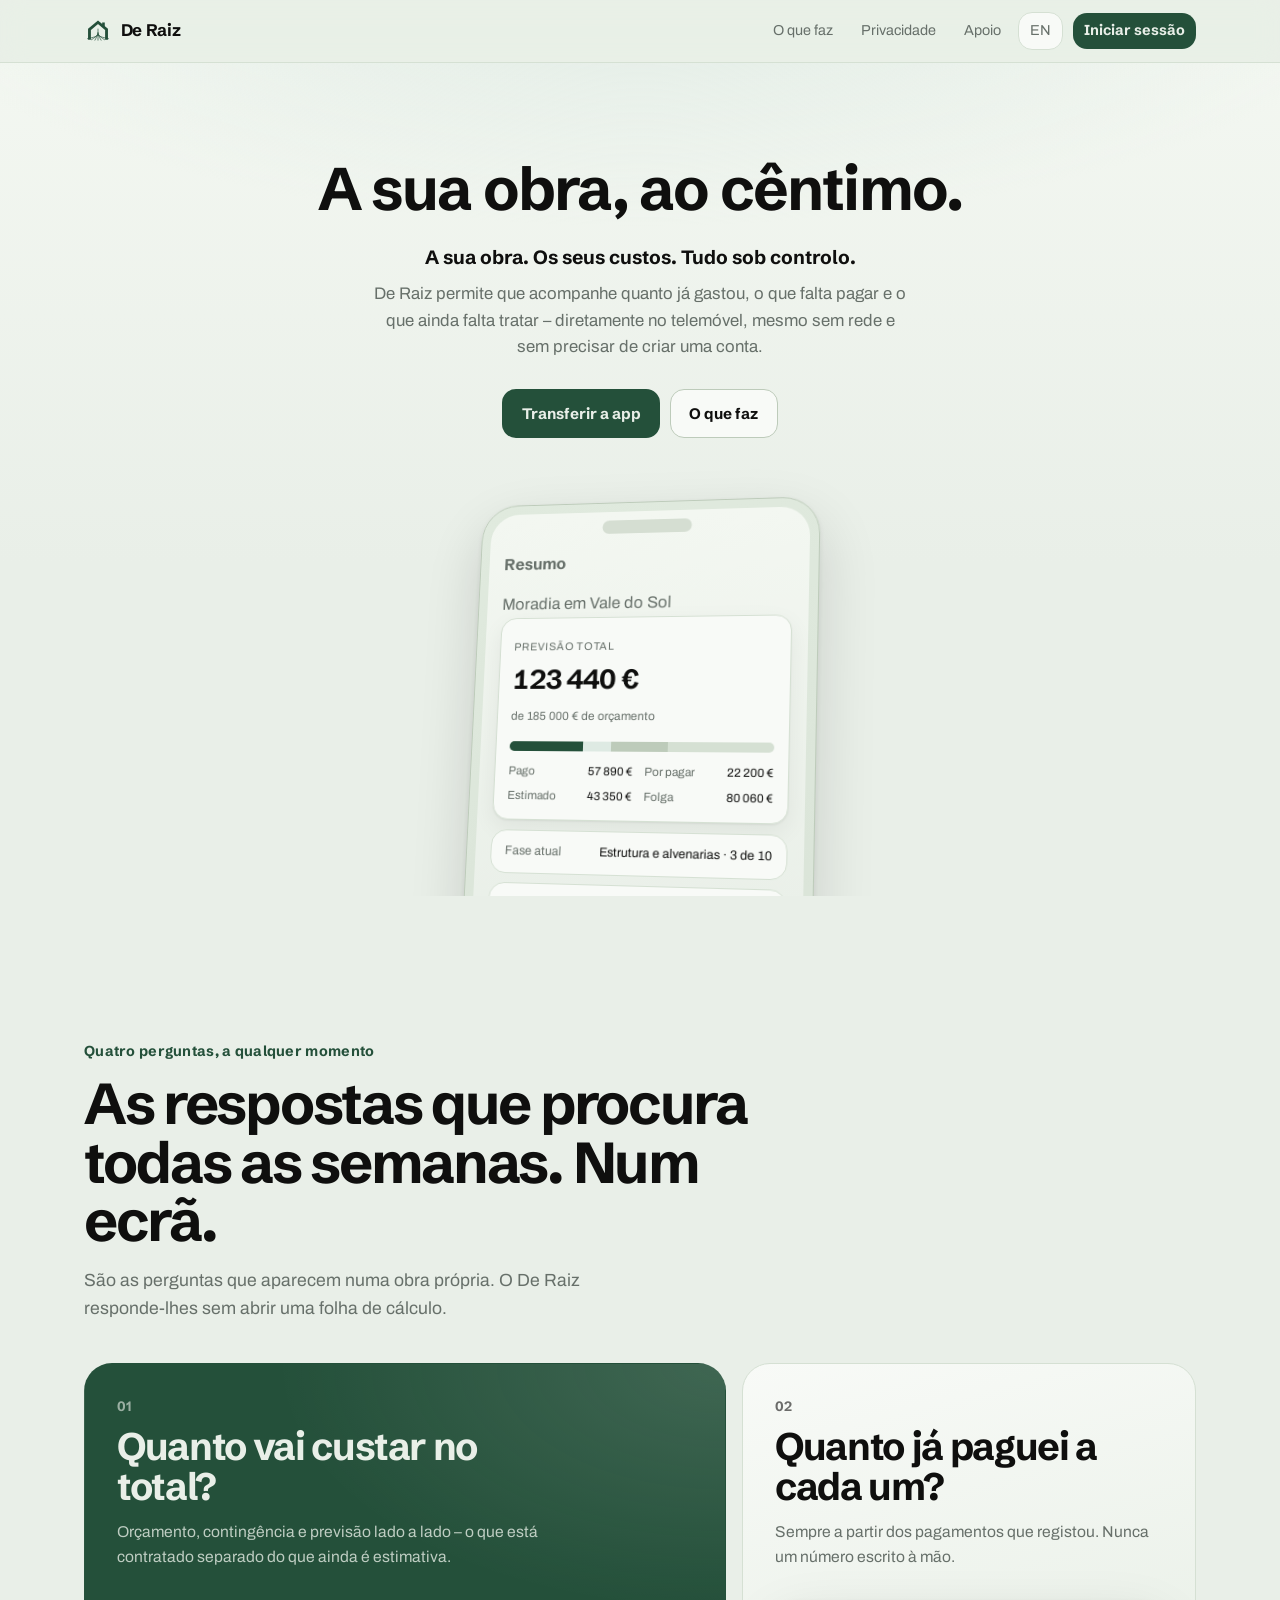
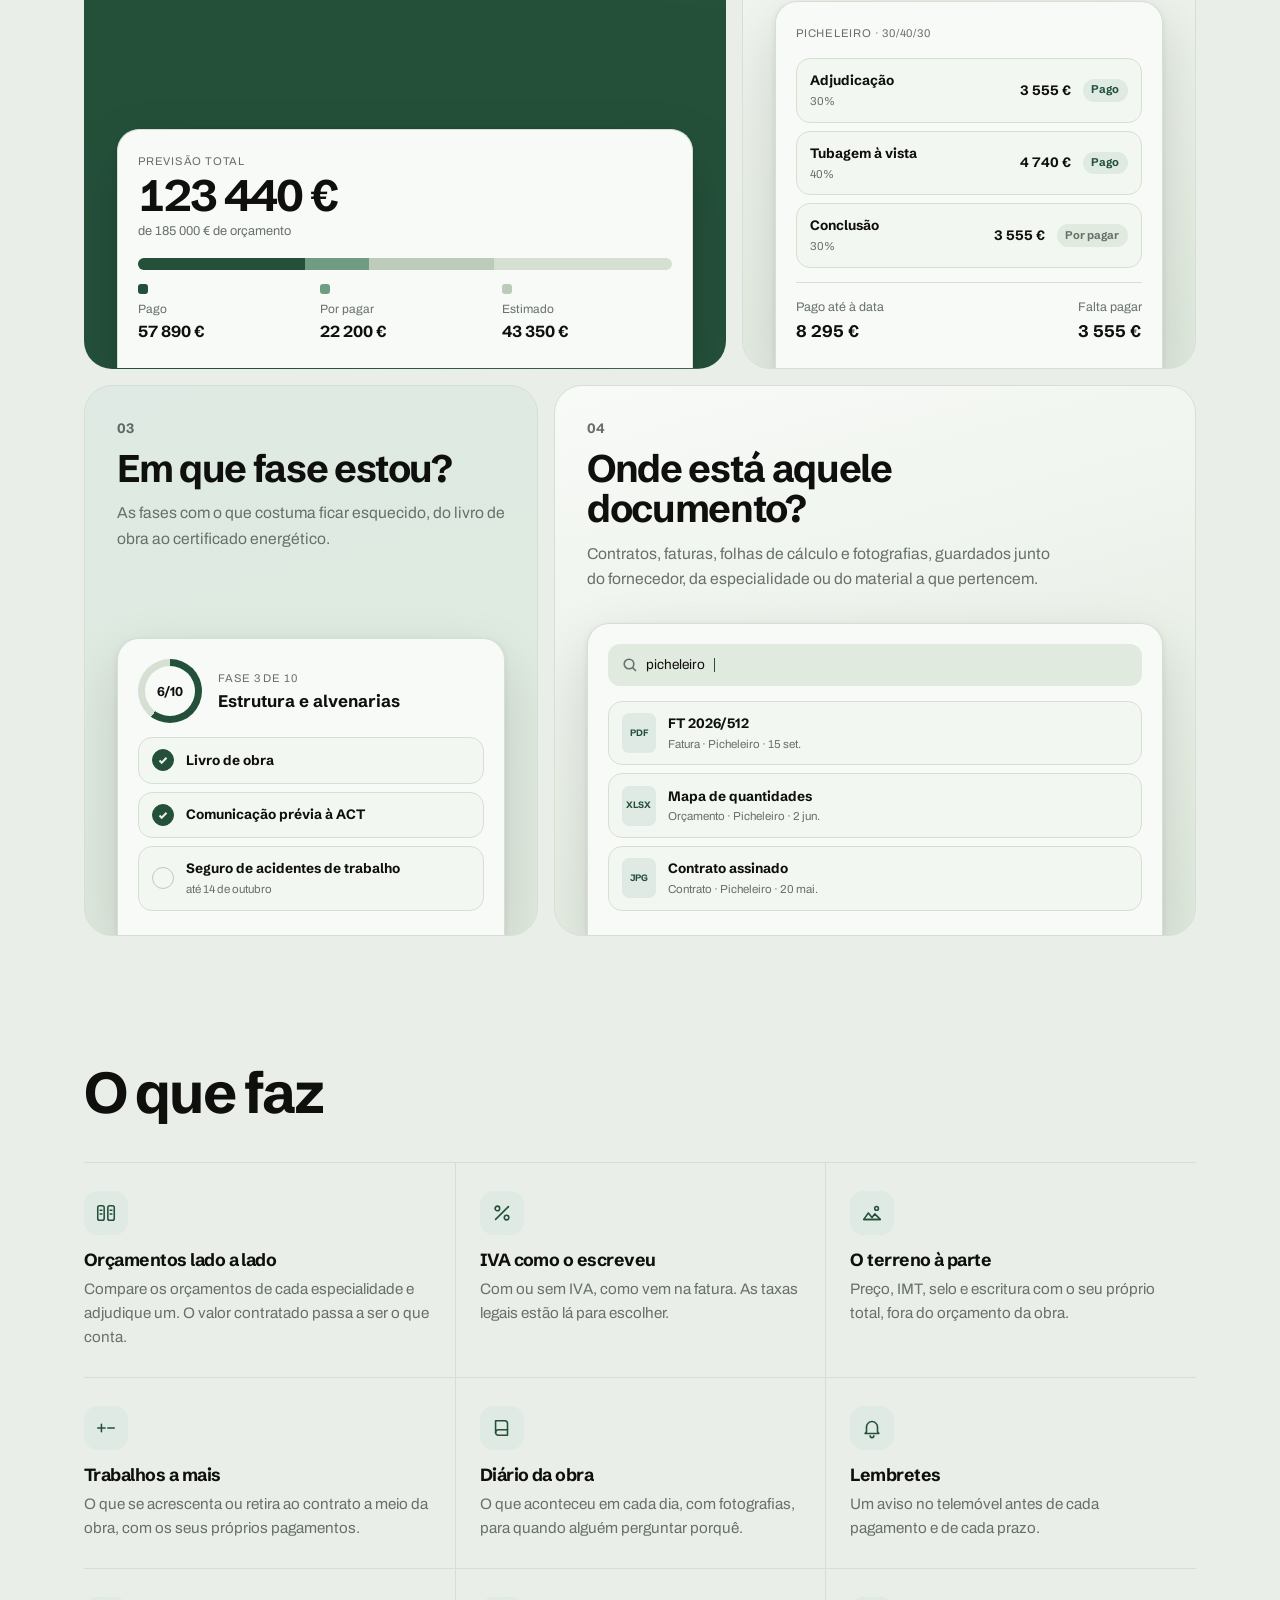
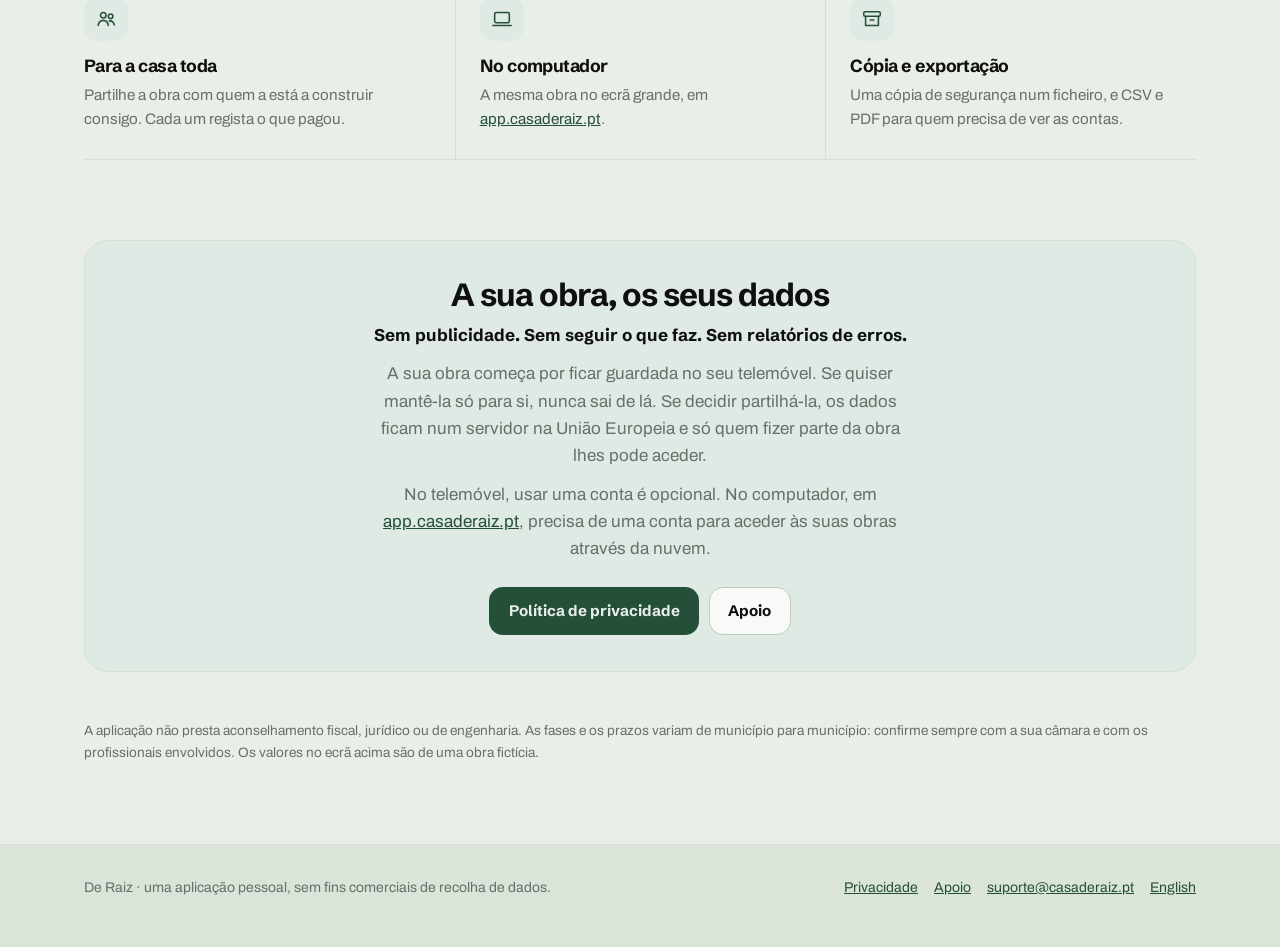
<file: index.html>
<!doctype html>
<html lang="pt-PT">
  <head>
    <meta charset="utf-8" />
    <meta name="viewport" content="width=device-width, initial-scale=1" />
    <title>De Raiz – controlo de obra</title>
    <meta
      name="description"
      content="Aplicação pessoal para quem constrói a sua própria casa em Portugal: orçamentos, pagamentos, fases e documentos. Offline-first, e sem recolher dados sobre si."
    />
    <link rel="icon" href="favicon.png" sizes="64x64" />
    <link rel="icon" href="favicon.svg" type="image/svg+xml" />
    <link rel="apple-touch-icon" href="apple-touch-icon.png" />
    <link rel="stylesheet" href="style.css" />
    <script>
      document.documentElement.classList.add('js');
    </script>
  </head>
  <body class="home">
    <header class="site-header">
      <div class="inner">
        <a class="brand" href="./">
          <svg viewBox="0 0 128 128" fill="none" stroke="currentColor" aria-hidden="true">
            <path
              d="M25 104V57L64 24l39 33v47"
              stroke-width="13"
              stroke-linejoin="miter"
              stroke-linecap="butt"
            />
            <path d="M89 45V25" stroke-width="12" stroke-linecap="butt" />
            <g stroke-width="3" stroke-linecap="round">
              <path d="M64 55c0 21 0 36 0 51" />
              <path d="M64 72c-3 12-7 21-14 34" />
              <path d="M64 72c3 12 7 21 14 34" />
              <path d="M64 78c-7 10-17 18-30 26" />
              <path d="M64 78c7 10 17 18 30 26" />
              <path d="M64 84c-10 6-26 11-48 15" />
              <path d="M64 84c10 6 26 11 48 15" />
            </g>
          </svg>
          De Raiz
        </a>
        <nav class="site-nav">
          <a class="hide-sm" href="#o-que-faz">O que faz</a>
          <a class="hide-sm" href="privacidade/">Privacidade</a>
          <a class="hide-sm" href="apoio/">Apoio</a>
          <a class="lang" href="en/">EN</a>
          <a class="signin" href="https://app.casaderaiz.pt/">Iniciar sessão</a>
        </nav>
      </div>
    </header>

    <main>
      <section class="hero">
        <div class="inner">
          <h1>A sua obra, ao cêntimo.</h1>
          <p class="tagline">A sua obra. Os seus custos. Tudo sob controlo.</p>
          <p>
            De Raiz permite que acompanhe quanto já gastou, o que falta pagar e o que ainda falta
            tratar – diretamente no telemóvel, mesmo sem rede e sem precisar de criar uma conta.
          </p>
          <div class="cta-row">
            <a
              class="btn btn-primary"
              href="https://apps.apple.com/app/id6813048921"
              target="_blank"
              rel="noopener"
              >Transferir a app</a
            >
            <a class="btn btn-ghost" href="#o-que-faz">O que faz</a>
          </div>
        </div>

        <div class="device-wrap">
          <div class="device">
            <div class="screen">
              <div class="notch"></div>
              <p class="screen-title">Resumo</p>
              <p class="screen-sub">Moradia em Vale do Sol</p>

              <div class="money-card">
                <span class="money-label">Previsão total</span>
                <div class="money-figure">123 440 €</div>
                <span class="money-of">de 185 000 € de orçamento</span>
                <div class="bar" aria-hidden="true">
                  <span style="width: 28.4%"></span>
                  <span style="width: 10.9%"></span>
                  <span style="width: 21.3%"></span>
                </div>
                <ul class="legend">
                  <li><span>Pago</span> <b>57 890 €</b></li>
                  <li><span>Por pagar</span> <b>22 200 €</b></li>
                  <li><span>Estimado</span> <b>43 350 €</b></li>
                  <li><span>Folga</span> <b>80 060 €</b></li>
                </ul>
              </div>

              <div class="screen-row">
                <span>Fase atual</span>
                <b>Estrutura e alvenarias · 3 de 10</b>
              </div>
              <div class="screen-row">
                <span>Terreno</span>
                <b>67 571 €</b>
              </div>
            </div>
          </div>
        </div>
      </section>

      <section class="qp" id="quatro-perguntas">
        <div class="qp-head">
          <span class="qp-kicker">Quatro perguntas, a qualquer momento</span>
          <h2>As respostas que procura todas as semanas. Num ecrã.</h2>
          <p>
            São as perguntas que aparecem numa obra própria. O De Raiz responde-lhes sem abrir uma
            folha de cálculo.
          </p>
        </div>

        <div class="qp-grid">
          <article class="qp-tile">
            <span class="qp-num">01</span>
            <h3>Quanto vai custar no total?</h3>
            <p>
              Orçamento, contingência e previsão lado a lado – o que está contratado separado do que
              ainda é estimativa.
            </p>
            <div class="qp-ui">
              <div class="qp-panel">
                <span class="qp-label">Previsão total</span>
                <div class="qp-figure" data-count="123440">123&nbsp;440&nbsp;€</div>
                <span class="qp-of">de 185&nbsp;000&nbsp;€ de orçamento</span>
                <div class="qp-bar" aria-hidden="true">
                  <span style="--w: 31.3%"></span>
                  <span style="--w: 12%"></span>
                  <span style="--w: 23.4%"></span>
                </div>
                <ul class="qp-legend">
                  <li class="dot-paid">Pago <b>57&nbsp;890&nbsp;€</b></li>
                  <li class="dot-due">Por pagar <b>22&nbsp;200&nbsp;€</b></li>
                  <li class="dot-est">Estimado <b>43&nbsp;350&nbsp;€</b></li>
                </ul>
              </div>
            </div>
          </article>
          <article class="qp-tile">
            <span class="qp-num">02</span>
            <h3>Quanto já paguei a cada um?</h3>
            <p>Sempre a partir dos pagamentos que registou. Nunca um número escrito à mão.</p>
            <div class="qp-ui">
              <div class="qp-panel">
                <span class="qp-label">Picheleiro · 30/40/30</span>
                <ul class="qp-rows">
                  <li class="qp-row">
                    <span class="grow"
                      ><span class="name">Adjudicação</span><span class="sub">30%</span></span
                    ><span class="amount">3&nbsp;555&nbsp;€</span><span class="qp-chip">Pago</span>
                  </li>
                  <li class="qp-row">
                    <span class="grow"
                      ><span class="name">Tubagem à vista</span><span class="sub">40%</span></span
                    ><span class="amount">4&nbsp;740&nbsp;€</span><span class="qp-chip">Pago</span>
                  </li>
                  <li class="qp-row">
                    <span class="grow"
                      ><span class="name">Conclusão</span><span class="sub">30%</span></span
                    ><span class="amount">3&nbsp;555&nbsp;€</span
                    ><span class="qp-chip muted">Por pagar</span>
                  </li>
                </ul>
                <div class="qp-totals">
                  <span>Pago até à data <b>8&nbsp;295&nbsp;€</b></span>
                  <span>Falta pagar <b>3&nbsp;555&nbsp;€</b></span>
                </div>
              </div>
            </div>
          </article>
          <article class="qp-tile">
            <span class="qp-num">03</span>
            <h3>Em que fase estou?</h3>
            <p>
              As fases com o que costuma ficar esquecido, do livro de obra ao certificado
              energético.
            </p>
            <div class="qp-ui">
              <div class="qp-panel">
                <div class="qp-phase">
                  <div class="qp-ring" style="--to: 60" data-label="6/10" aria-hidden="true"></div>
                  <div>
                    <span class="qp-label">Fase 3 de 10</span
                    ><span class="qp-phase-name">Estrutura e alvenarias</span>
                  </div>
                </div>
                <ul class="qp-rows">
                  <li class="qp-row">
                    <span class="qp-tick done" role="img" aria-label="Feito"
                      ><svg viewBox="0 0 12 12" fill="none" stroke="currentColor" stroke-width="2">
                        <path d="M2.5 6.5l2.2 2.2 4.8-5" /></svg></span
                    ><span class="grow"><span class="name">Livro de obra</span></span>
                  </li>
                  <li class="qp-row">
                    <span class="qp-tick done" role="img" aria-label="Feito"
                      ><svg viewBox="0 0 12 12" fill="none" stroke="currentColor" stroke-width="2">
                        <path d="M2.5 6.5l2.2 2.2 4.8-5" /></svg></span
                    ><span class="grow"><span class="name">Comunicação prévia à ACT</span></span>
                  </li>
                  <li class="qp-row">
                    <span class="qp-tick" role="img" aria-label="Por fazer"></span
                    ><span class="grow"
                      ><span class="name">Seguro de acidentes de trabalho</span
                      ><span class="sub">até 14 de outubro</span></span
                    >
                  </li>
                </ul>
              </div>
            </div>
          </article>
          <article class="qp-tile">
            <span class="qp-num">04</span>
            <h3>Onde está aquele documento?</h3>
            <p>
              Contratos, faturas, folhas de cálculo e fotografias, guardados junto do fornecedor, da
              especialidade ou do material a que pertencem.
            </p>
            <div class="qp-ui">
              <div class="qp-panel">
                <div class="qp-search" aria-hidden="true">
                  <svg viewBox="0 0 16 16" fill="none" stroke="currentColor" stroke-width="1.6">
                    <circle cx="7" cy="7" r="4.8" />
                    <path d="M10.6 10.6L14 14" />
                  </svg>
                  <span class="typed" data-type="picheleiro">picheleiro</span
                  ><span class="caret"></span>
                </div>
                <ul class="qp-rows">
                  <li class="qp-row">
                    <span class="qp-file">PDF</span
                    ><span class="grow"
                      ><span class="name">FT 2026/512</span
                      ><span class="sub">Fatura · Picheleiro · 15 set.</span></span
                    >
                  </li>
                  <li class="qp-row">
                    <span class="qp-file">XLSX</span
                    ><span class="grow"
                      ><span class="name">Mapa de quantidades</span
                      ><span class="sub">Orçamento · Picheleiro · 2 jun.</span></span
                    >
                  </li>
                  <li class="qp-row">
                    <span class="qp-file">JPG</span
                    ><span class="grow"
                      ><span class="name">Contrato assinado</span
                      ><span class="sub">Contrato · Picheleiro · 20 mai.</span></span
                    >
                  </li>
                </ul>
              </div>
            </div>
          </article>
        </div>
      </section>

      <section class="feat" id="o-que-faz">
        <div class="feat-head">
          <h2>O que faz</h2>
        </div>
        <ul class="feat-grid">
          <li>
            <span class="feat-icon" aria-hidden="true"
              ><svg
                viewBox="0 0 24 24"
                fill="none"
                stroke="currentColor"
                stroke-width="1.7"
                stroke-linecap="round"
                stroke-linejoin="round"
              >
                <rect x="3" y="4" width="7" height="16" rx="2" />
                <rect x="14" y="4" width="7" height="16" rx="2" />
                <path d="M5.5 9h2M16.5 9h2M5.5 13h2M16.5 13h2" /></svg
            ></span>
            <h3>Orçamentos lado a lado</h3>
            <p>
              Compare os orçamentos de cada especialidade e adjudique um. O valor contratado passa a
              ser o que conta.
            </p>
          </li>
          <li>
            <span class="feat-icon" aria-hidden="true"
              ><svg
                viewBox="0 0 24 24"
                fill="none"
                stroke="currentColor"
                stroke-width="1.7"
                stroke-linecap="round"
                stroke-linejoin="round"
              >
                <path d="M19 5L5 19" />
                <circle cx="7" cy="7" r="2.5" />
                <circle cx="17" cy="17" r="2.5" /></svg
            ></span>
            <h3>IVA como o escreveu</h3>
            <p>Com ou sem IVA, como vem na fatura. As taxas legais estão lá para escolher.</p>
          </li>
          <li>
            <span class="feat-icon" aria-hidden="true"
              ><svg
                viewBox="0 0 24 24"
                fill="none"
                stroke="currentColor"
                stroke-width="1.7"
                stroke-linecap="round"
                stroke-linejoin="round"
              >
                <path d="M3 19l5-7 4 5 3-4 6 6z" />
                <path d="M3 19h18" />
                <circle cx="17" cy="7" r="2" /></svg
            ></span>
            <h3>O terreno à parte</h3>
            <p>Preço, IMT, selo e escritura com o seu próprio total, fora do orçamento da obra.</p>
          </li>
          <li>
            <span class="feat-icon" aria-hidden="true"
              ><svg
                viewBox="0 0 24 24"
                fill="none"
                stroke="currentColor"
                stroke-width="1.7"
                stroke-linecap="round"
                stroke-linejoin="round"
              >
                <path d="M7 8v8M3 12h8" />
                <path d="M14 12h7" /></svg
            ></span>
            <h3>Trabalhos a mais</h3>
            <p>
              O que se acrescenta ou retira ao contrato a meio da obra, com os seus próprios
              pagamentos.
            </p>
          </li>
          <li>
            <span class="feat-icon" aria-hidden="true"
              ><svg
                viewBox="0 0 24 24"
                fill="none"
                stroke="currentColor"
                stroke-width="1.7"
                stroke-linecap="round"
                stroke-linejoin="round"
              >
                <path d="M5 4h10a3 3 0 013 3v13H8a3 3 0 01-3-3z" />
                <path d="M5 17a3 3 0 013-3h10" /></svg
            ></span>
            <h3>Diário da obra</h3>
            <p>
              O que aconteceu em cada dia, com fotografias, para quando alguém perguntar porquê.
            </p>
          </li>
          <li>
            <span class="feat-icon" aria-hidden="true"
              ><svg
                viewBox="0 0 24 24"
                fill="none"
                stroke="currentColor"
                stroke-width="1.7"
                stroke-linecap="round"
                stroke-linejoin="round"
              >
                <path d="M6 16V11a6 6 0 0112 0v5l1.5 2h-15z" />
                <path d="M10 20.5a2 2 0 004 0" /></svg
            ></span>
            <h3>Lembretes</h3>
            <p>Um aviso no telemóvel antes de cada pagamento e de cada prazo.</p>
          </li>
          <li>
            <span class="feat-icon" aria-hidden="true"
              ><svg
                viewBox="0 0 24 24"
                fill="none"
                stroke="currentColor"
                stroke-width="1.7"
                stroke-linecap="round"
                stroke-linejoin="round"
              >
                <circle cx="9" cy="8" r="3" />
                <path d="M3.5 19a5.5 5.5 0 0111 0" />
                <circle cx="17" cy="9" r="2.5" />
                <path d="M15.5 14.2A4.5 4.5 0 0121 18.5" /></svg
            ></span>
            <h3>Para a casa toda</h3>
            <p>Partilhe a obra com quem a está a construir consigo. Cada um regista o que pagou.</p>
          </li>
          <li>
            <span class="feat-icon" aria-hidden="true"
              ><svg
                viewBox="0 0 24 24"
                fill="none"
                stroke="currentColor"
                stroke-width="1.7"
                stroke-linecap="round"
                stroke-linejoin="round"
              >
                <rect x="4" y="5" width="16" height="11" rx="1.5" />
                <path d="M2 19h20" /></svg
            ></span>
            <h3>No computador</h3>
            <p>
              A mesma obra no ecrã grande, em
              <a href="https://app.casaderaiz.pt/">app.casaderaiz.pt</a>.
            </p>
          </li>
          <li>
            <span class="feat-icon" aria-hidden="true"
              ><svg
                viewBox="0 0 24 24"
                fill="none"
                stroke="currentColor"
                stroke-width="1.7"
                stroke-linecap="round"
                stroke-linejoin="round"
              >
                <rect x="3" y="4" width="18" height="5" rx="1.5" />
                <path d="M5 9v10h14V9" />
                <path d="M10 13h4" /></svg
            ></span>
            <h3>Cópia e exportação</h3>
            <p>
              Uma cópia de segurança num ficheiro, e CSV e PDF para quem precisa de ver as contas.
            </p>
          </li>
        </ul>
      </section>

      <section class="banner">
        <h2>A sua obra, os seus dados</h2>
        <p class="banner-lead">Sem publicidade. Sem seguir o que faz. Sem relatórios de erros.</p>
        <p>
          A sua obra começa por ficar guardada no seu telemóvel. Se quiser mantê-la só para si,
          nunca sai de lá. Se decidir partilhá-la, os dados ficam num servidor na União Europeia e
          só quem fizer parte da obra lhes pode aceder.
        </p>
        <p>
          No telemóvel, usar uma conta é opcional. No computador, em
          <a href="https://app.casaderaiz.pt/">app.casaderaiz.pt</a>, precisa de uma conta para
          aceder às suas obras através da nuvem.
        </p>
        <div class="cta-row">
          <a class="btn btn-primary" href="privacidade/">Política de privacidade</a>
          <a class="btn btn-ghost" href="apoio/">Apoio</a>
        </div>
      </section>

      <section class="section tight">
        <p class="meta">
          A aplicação não presta aconselhamento fiscal, jurídico ou de engenharia. As fases e os
          prazos variam de município para município: confirme sempre com a sua câmara e com os
          profissionais envolvidos. Os valores no ecrã acima são de uma obra fictícia.
        </p>
      </section>
    </main>

    <footer class="site-footer">
      <div class="inner">
        <span>De Raiz · uma aplicação pessoal, sem fins comerciais de recolha de dados.</span>
        <nav>
          <a href="privacidade/">Privacidade</a>
          <a href="apoio/">Apoio</a>
          <a href="mailto:suporte@casaderaiz.pt">suporte@casaderaiz.pt</a>
          <a href="en/">English</a>
        </nav>
      </div>
    </footer>
    <script src="site.js"></script>
  </body>
</html>
</file>
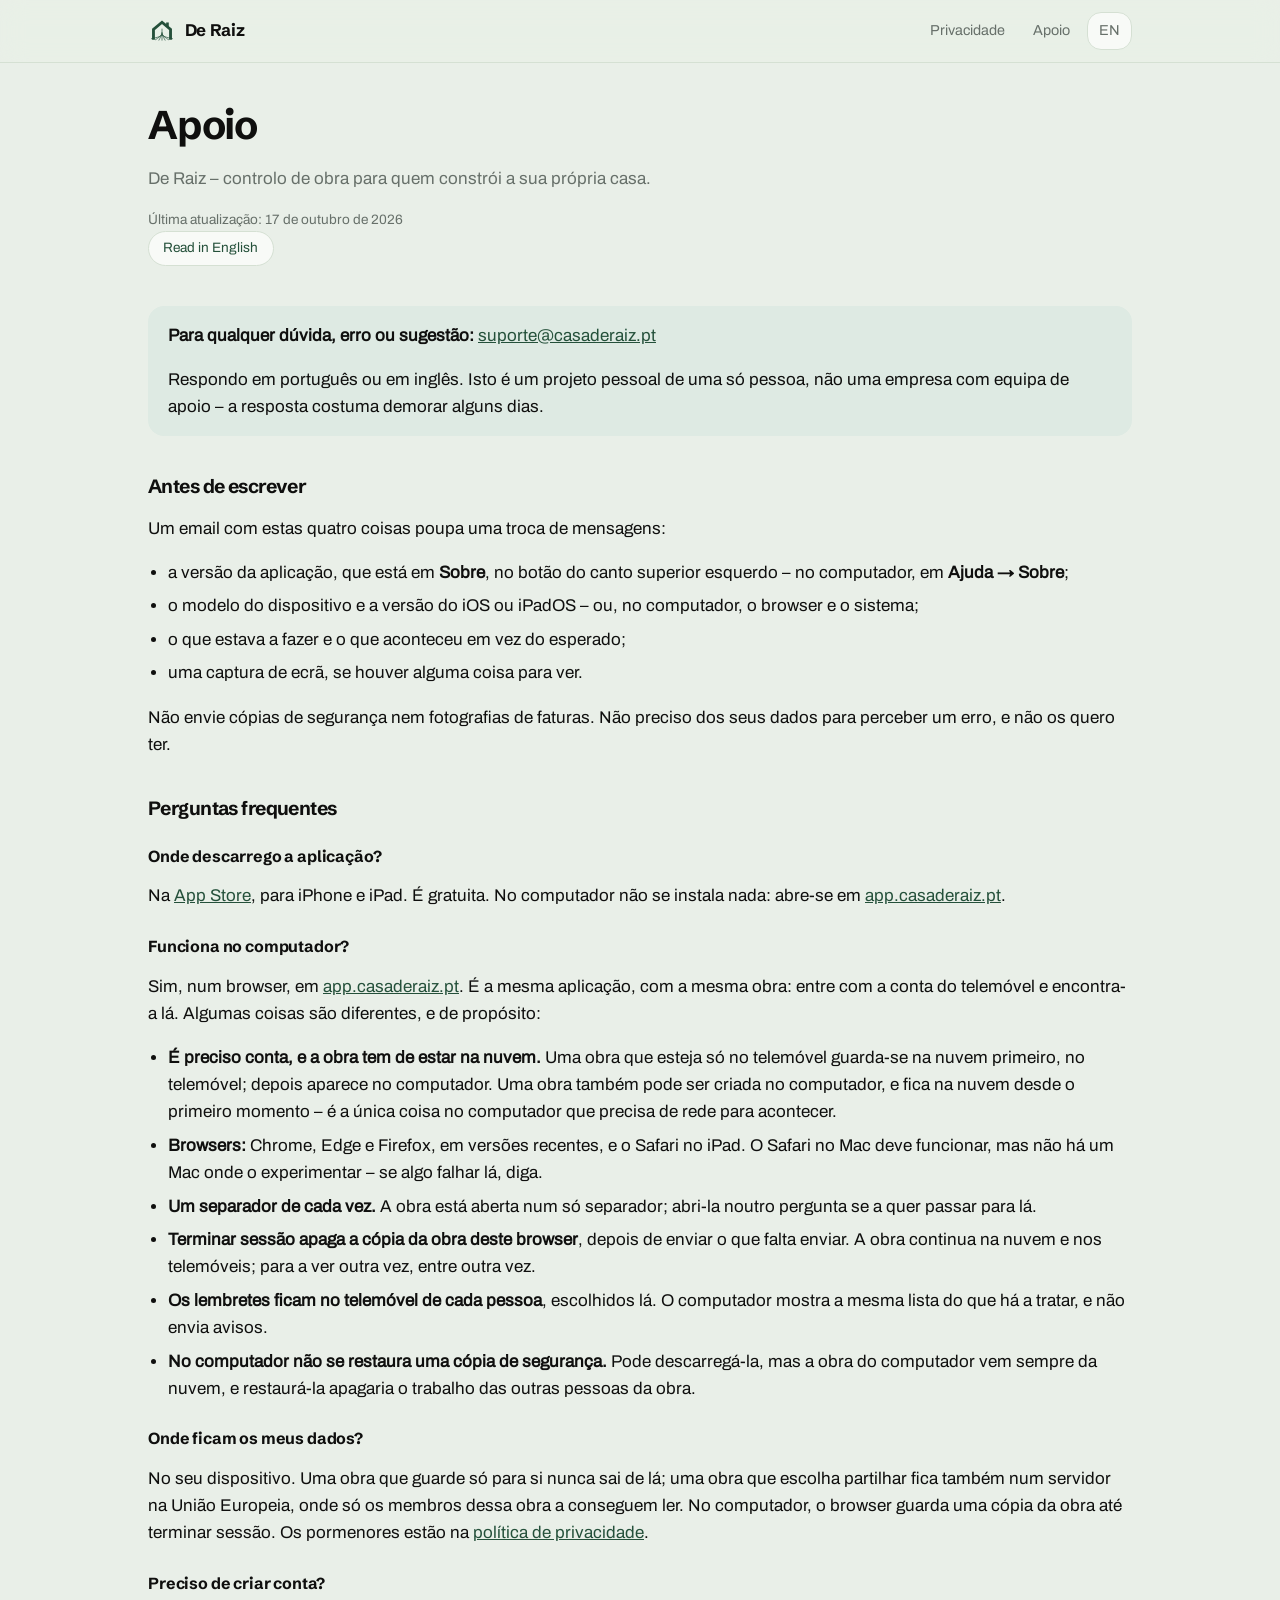
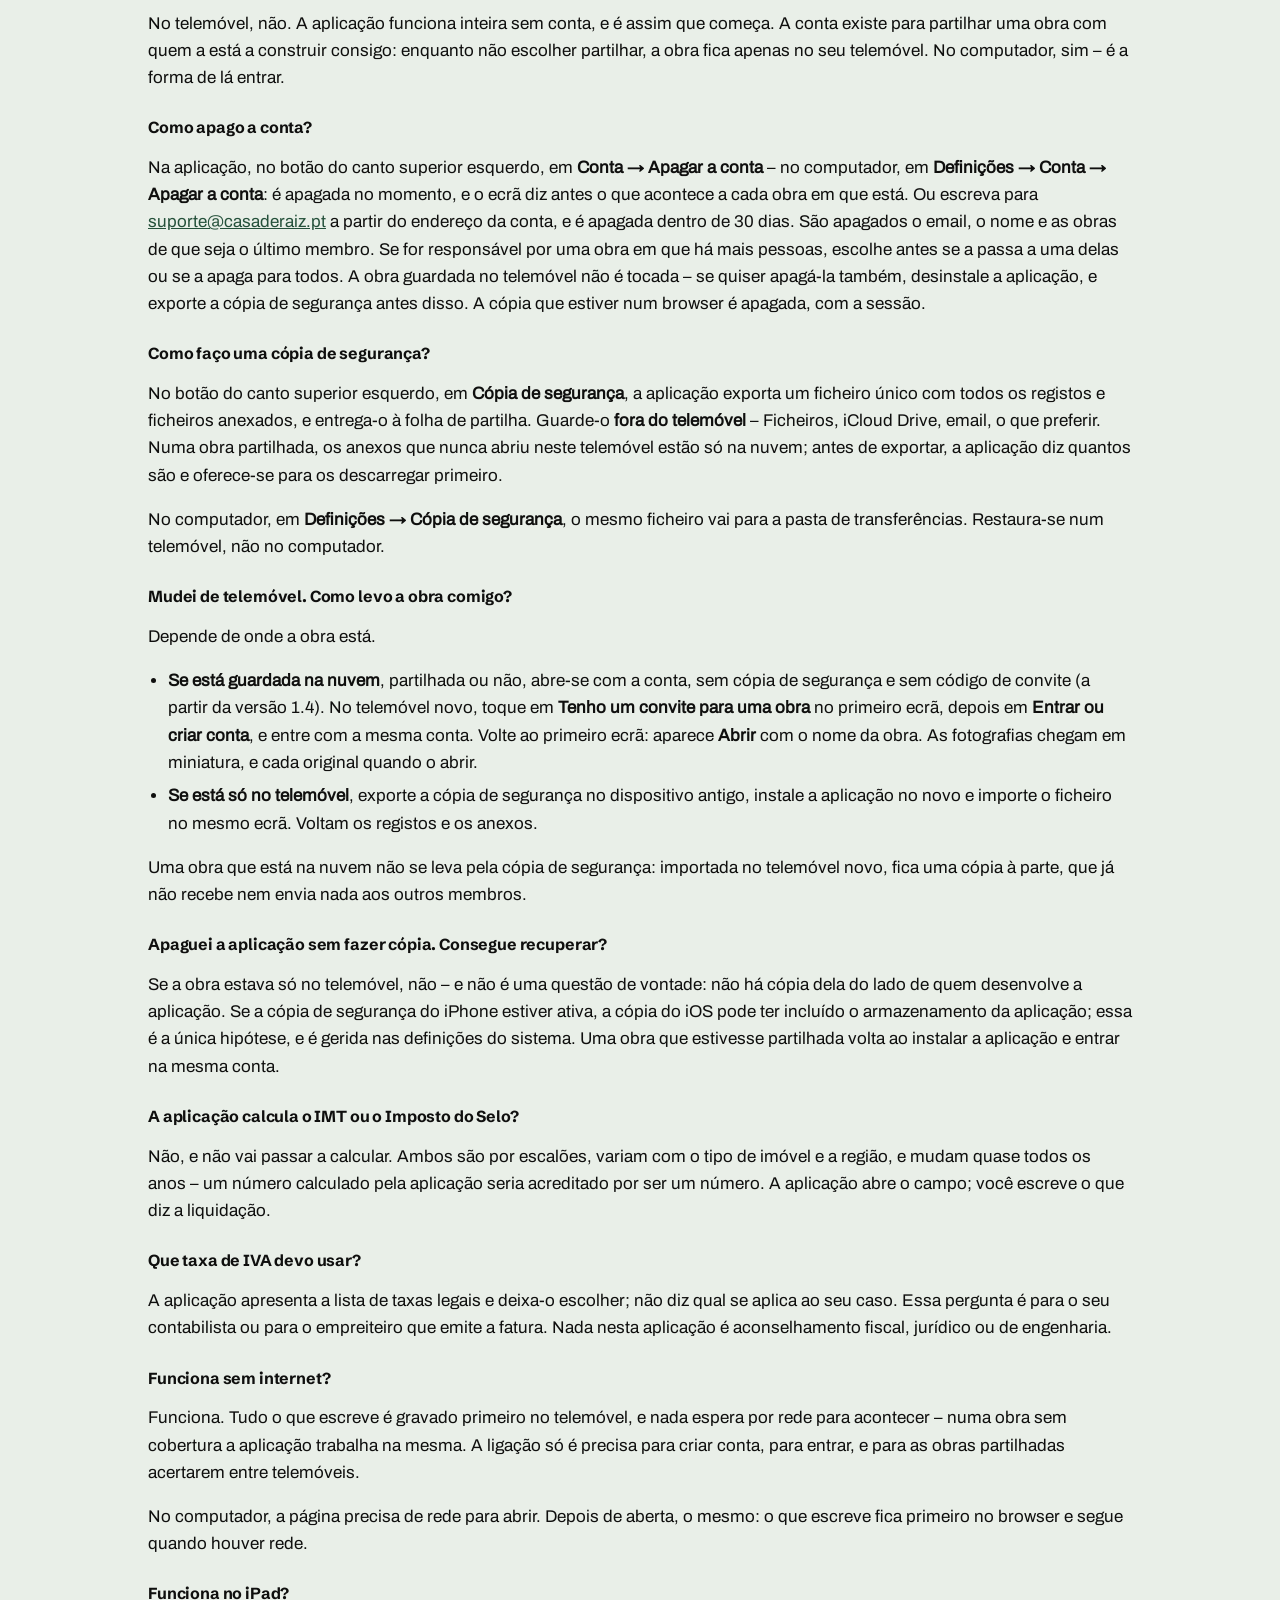
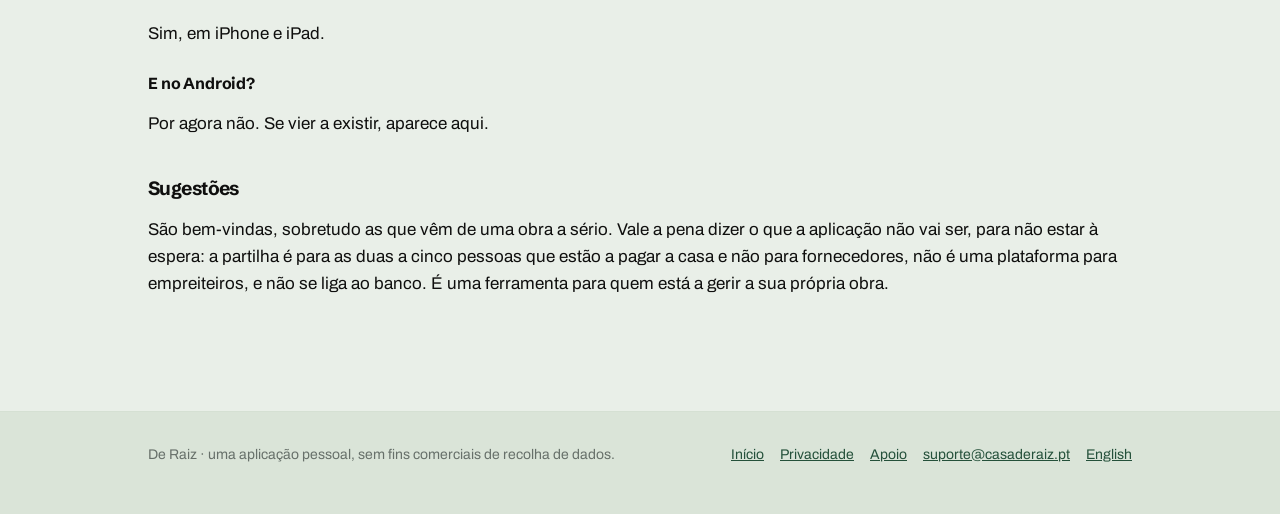
<file: apoio/index.html>
<!doctype html>
<html lang="pt-PT">
  <head>
    <meta charset="utf-8" />
    <meta name="viewport" content="width=device-width, initial-scale=1" />
    <title>Apoio – De Raiz</title>
    <meta
      name="description"
      content="Como obter ajuda com a aplicação De Raiz, e as perguntas que aparecem mais vezes."
    />
    <link rel="icon" href="../favicon.png" sizes="64x64" />
    <link rel="icon" href="../favicon.svg" type="image/svg+xml" />
    <link rel="apple-touch-icon" href="../apple-touch-icon.png" />
    <link rel="stylesheet" href="../style.css" />
  </head>
  <body>
    <header class="site-header">
      <div class="inner">
        <a class="brand" href="../">
          <svg viewBox="0 0 128 128" fill="none" stroke="currentColor" aria-hidden="true">
            <path
              d="M25 104V57L64 24l39 33v47"
              stroke-width="13"
              stroke-linejoin="miter"
              stroke-linecap="butt"
            />
            <path d="M89 45V25" stroke-width="12" stroke-linecap="butt" />
            <g stroke-width="3" stroke-linecap="round">
              <path d="M64 55c0 21 0 36 0 51" />
              <path d="M64 72c-3 12-7 21-14 34" />
              <path d="M64 72c3 12 7 21 14 34" />
              <path d="M64 78c-7 10-17 18-30 26" />
              <path d="M64 78c7 10 17 18 30 26" />
              <path d="M64 84c-10 6-26 11-48 15" />
              <path d="M64 84c10 6 26 11 48 15" />
            </g>
          </svg>
          De Raiz
        </a>
        <nav class="site-nav">
          <a href="../privacidade/">Privacidade</a>
          <a href="../apoio/">Apoio</a>
          <a class="lang" href="../support/">EN</a>
        </nav>
      </div>
    </header>

    <main class="doc">
      <header>
        <h1>Apoio</h1>
        <p class="lead">De Raiz – controlo de obra para quem constrói a sua própria casa.</p>
        <p class="meta">Última atualização: 17 de outubro de 2026</p>
        <a class="lang" href="../support/">Read in English</a>
      </header>

      <div class="callout">
        <p>
          <strong>Para qualquer dúvida, erro ou sugestão:</strong>
          <a href="mailto:suporte@casaderaiz.pt">suporte@casaderaiz.pt</a>
        </p>
        <p>
          Respondo em português ou em inglês. Isto é um projeto pessoal de uma só pessoa, não uma
          empresa com equipa de apoio – a resposta costuma demorar alguns dias.
        </p>
      </div>

      <h2>Antes de escrever</h2>
      <p>Um email com estas quatro coisas poupa uma troca de mensagens:</p>
      <ul>
        <li>
          a versão da aplicação, que está em <strong>Sobre</strong>, no botão do canto superior
          esquerdo – no computador, em <strong>Ajuda → Sobre</strong>;
        </li>
        <li>
          o modelo do dispositivo e a versão do iOS ou iPadOS – ou, no computador, o browser e o
          sistema;
        </li>
        <li>o que estava a fazer e o que aconteceu em vez do esperado;</li>
        <li>uma captura de ecrã, se houver alguma coisa para ver.</li>
      </ul>
      <p>
        Não envie cópias de segurança nem fotografias de faturas. Não preciso dos seus dados para
        perceber um erro, e não os quero ter.
      </p>

      <h2>Perguntas frequentes</h2>

      <h3>Onde descarrego a aplicação?</h3>
      <p>
        Na <a href="https://apps.apple.com/app/id6813048921">App Store</a>, para iPhone e iPad. É
        gratuita. No computador não se instala nada: abre-se em
        <a href="https://app.casaderaiz.pt">app.casaderaiz.pt</a>.
      </p>

      <h3>Funciona no computador?</h3>
      <p>
        Sim, num browser, em <a href="https://app.casaderaiz.pt">app.casaderaiz.pt</a>. É a mesma
        aplicação, com a mesma obra: entre com a conta do telemóvel e encontra-a lá. Algumas coisas
        são diferentes, e de propósito:
      </p>
      <ul>
        <li>
          <strong>É preciso conta, e a obra tem de estar na nuvem.</strong> Uma obra que esteja só
          no telemóvel guarda-se na nuvem primeiro, no telemóvel; depois aparece no computador. Uma
          obra também pode ser criada no computador, e fica na nuvem desde o primeiro momento – é a
          única coisa no computador que precisa de rede para acontecer.
        </li>
        <li>
          <strong>Browsers:</strong> Chrome, Edge e Firefox, em versões recentes, e o Safari no
          iPad. O Safari no Mac deve funcionar, mas não há um Mac onde o experimentar – se algo
          falhar lá, diga.
        </li>
        <li>
          <strong>Um separador de cada vez.</strong> A obra está aberta num só separador; abri-la
          noutro pergunta se a quer passar para lá.
        </li>
        <li>
          <strong>Terminar sessão apaga a cópia da obra deste browser</strong>, depois de enviar o
          que falta enviar. A obra continua na nuvem e nos telemóveis; para a ver outra vez, entre
          outra vez.
        </li>
        <li>
          <strong>Os lembretes ficam no telemóvel de cada pessoa</strong>, escolhidos lá. O
          computador mostra a mesma lista do que há a tratar, e não envia avisos.
        </li>
        <li>
          <strong>No computador não se restaura uma cópia de segurança.</strong> Pode descarregá-la,
          mas a obra do computador vem sempre da nuvem, e restaurá-la apagaria o trabalho das outras
          pessoas da obra.
        </li>
      </ul>

      <h3>Onde ficam os meus dados?</h3>
      <p>
        No seu dispositivo. Uma obra que guarde só para si nunca sai de lá; uma obra que escolha
        partilhar fica também num servidor na União Europeia, onde só os membros dessa obra a
        conseguem ler. No computador, o browser guarda uma cópia da obra até terminar sessão. Os
        pormenores estão na
        <a href="../privacidade/">política de privacidade</a>.
      </p>

      <h3>Preciso de criar conta?</h3>
      <p>
        No telemóvel, não. A aplicação funciona inteira sem conta, e é assim que começa. A conta
        existe para partilhar uma obra com quem a está a construir consigo: enquanto não escolher
        partilhar, a obra fica apenas no seu telemóvel. No computador, sim – é a forma de lá entrar.
      </p>

      <h3>Como apago a conta?</h3>
      <p>
        Na aplicação, no botão do canto superior esquerdo, em
        <strong>Conta → Apagar a conta</strong> – no computador, em
        <strong>Definições → Conta → Apagar a conta</strong>: é apagada no momento, e o ecrã diz
        antes o que acontece a cada obra em que está. Ou escreva para
        <a href="mailto:suporte@casaderaiz.pt">suporte@casaderaiz.pt</a> a partir do endereço da
        conta, e é apagada dentro de 30 dias. São apagados o email, o nome e as obras de que seja o
        último membro. Se for responsável por uma obra em que há mais pessoas, escolhe antes se a
        passa a uma delas ou se a apaga para todos. A obra guardada no telemóvel não é tocada – se
        quiser apagá-la também, desinstale a aplicação, e exporte a cópia de segurança antes disso.
        A cópia que estiver num browser é apagada, com a sessão.
      </p>

      <h3>Como faço uma cópia de segurança?</h3>
      <p>
        No botão do canto superior esquerdo, em <strong>Cópia de segurança</strong>, a aplicação
        exporta um ficheiro único com todos os registos e ficheiros anexados, e entrega-o à folha de
        partilha. Guarde-o <strong>fora do telemóvel</strong> – Ficheiros, iCloud Drive, email, o
        que preferir. Numa obra partilhada, os anexos que nunca abriu neste telemóvel estão só na
        nuvem; antes de exportar, a aplicação diz quantos são e oferece-se para os descarregar
        primeiro.
      </p>
      <p>
        No computador, em <strong>Definições → Cópia de segurança</strong>, o mesmo ficheiro vai
        para a pasta de transferências. Restaura-se num telemóvel, não no computador.
      </p>

      <h3>Mudei de telemóvel. Como levo a obra comigo?</h3>
      <p>Depende de onde a obra está.</p>
      <ul>
        <li>
          <strong>Se está guardada na nuvem</strong>, partilhada ou não, abre-se com a conta, sem
          cópia de segurança e sem código de convite (a partir da versão 1.4). No telemóvel novo,
          toque em <strong>Tenho um convite para uma obra</strong> no primeiro ecrã, depois em
          <strong>Entrar ou criar conta</strong>, e entre com a mesma conta. Volte ao primeiro ecrã:
          aparece <strong>Abrir</strong> com o nome da obra. As fotografias chegam em miniatura, e
          cada original quando o abrir.
        </li>
        <li>
          <strong>Se está só no telemóvel</strong>, exporte a cópia de segurança no dispositivo
          antigo, instale a aplicação no novo e importe o ficheiro no mesmo ecrã. Voltam os registos
          e os anexos.
        </li>
      </ul>
      <p>
        Uma obra que está na nuvem não se leva pela cópia de segurança: importada no telemóvel novo,
        fica uma cópia à parte, que já não recebe nem envia nada aos outros membros.
      </p>

      <h3>Apaguei a aplicação sem fazer cópia. Consegue recuperar?</h3>
      <p>
        Se a obra estava só no telemóvel, não – e não é uma questão de vontade: não há cópia dela do
        lado de quem desenvolve a aplicação. Se a cópia de segurança do iPhone estiver ativa, a
        cópia do iOS pode ter incluído o armazenamento da aplicação; essa é a única hipótese, e é
        gerida nas definições do sistema. Uma obra que estivesse partilhada volta ao instalar a
        aplicação e entrar na mesma conta.
      </p>

      <h3>A aplicação calcula o IMT ou o Imposto do Selo?</h3>
      <p>
        Não, e não vai passar a calcular. Ambos são por escalões, variam com o tipo de imóvel e a
        região, e mudam quase todos os anos – um número calculado pela aplicação seria acreditado
        por ser um número. A aplicação abre o campo; você escreve o que diz a liquidação.
      </p>

      <h3>Que taxa de IVA devo usar?</h3>
      <p>
        A aplicação apresenta a lista de taxas legais e deixa-o escolher; não diz qual se aplica ao
        seu caso. Essa pergunta é para o seu contabilista ou para o empreiteiro que emite a fatura.
        Nada nesta aplicação é aconselhamento fiscal, jurídico ou de engenharia.
      </p>

      <h3>Funciona sem internet?</h3>
      <p>
        Funciona. Tudo o que escreve é gravado primeiro no telemóvel, e nada espera por rede para
        acontecer – numa obra sem cobertura a aplicação trabalha na mesma. A ligação só é precisa
        para criar conta, para entrar, e para as obras partilhadas acertarem entre telemóveis.
      </p>
      <p>
        No computador, a página precisa de rede para abrir. Depois de aberta, o mesmo: o que escreve
        fica primeiro no browser e segue quando houver rede.
      </p>

      <h3>Funciona no iPad?</h3>
      <p>Sim, em iPhone e iPad.</p>

      <h3>E no Android?</h3>
      <p>Por agora não. Se vier a existir, aparece aqui.</p>

      <h2>Sugestões</h2>
      <p>
        São bem-vindas, sobretudo as que vêm de uma obra a sério. Vale a pena dizer o que a
        aplicação não vai ser, para não estar à espera: a partilha é para as duas a cinco pessoas
        que estão a pagar a casa e não para fornecedores, não é uma plataforma para empreiteiros, e
        não se liga ao banco. É uma ferramenta para quem está a gerir a sua própria obra.
      </p>
    </main>

    <footer class="site-footer">
      <div class="inner">
        <span>De Raiz · uma aplicação pessoal, sem fins comerciais de recolha de dados.</span>
        <nav>
          <a href="../">Início</a>
          <a href="../privacidade/">Privacidade</a>
          <a href="../apoio/">Apoio</a>
          <a href="mailto:suporte@casaderaiz.pt">suporte@casaderaiz.pt</a>
          <a href="../en/">English</a>
        </nav>
      </div>
    </footer>
  </body>
</html>
</file>
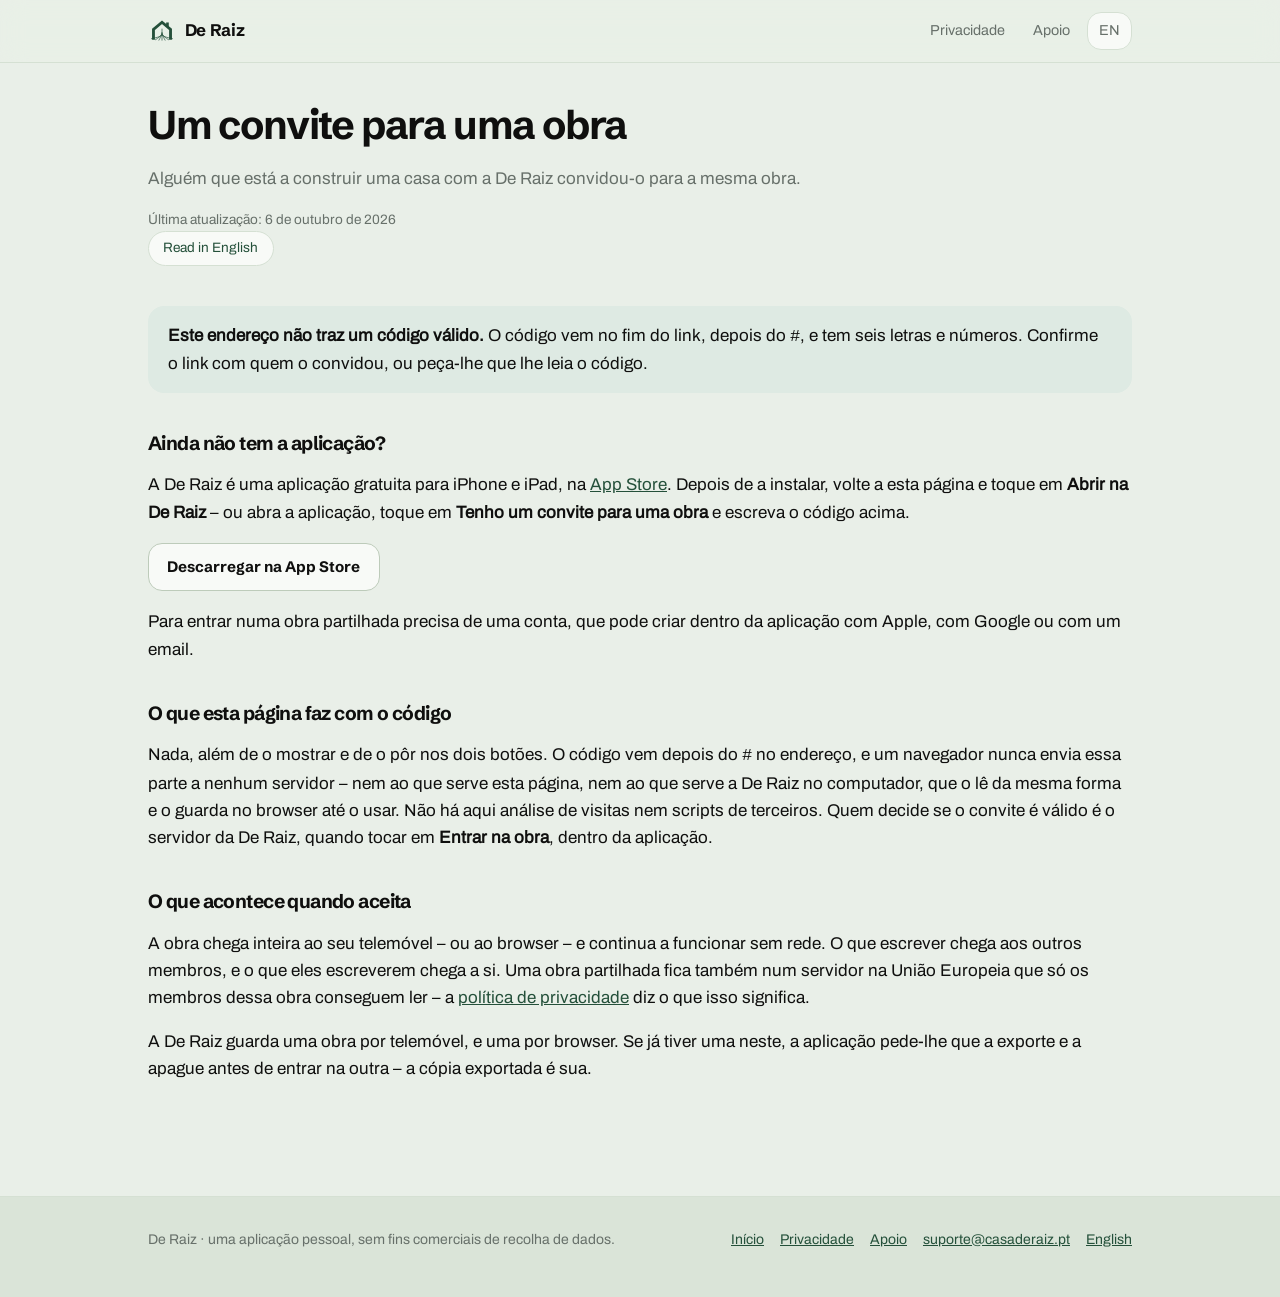
<file: convite/index.html>
<!doctype html>
<html lang="pt-PT">
  <head>
    <meta charset="utf-8" />
    <meta name="viewport" content="width=device-width, initial-scale=1" />
    <meta name="referrer" content="no-referrer" />
    <meta name="robots" content="noindex" />
    <title>Convite – De Raiz</title>
    <meta
      name="description"
      content="Um convite para entrar numa obra partilhada na aplicação De Raiz."
    />
    <link rel="icon" href="../favicon.png" sizes="64x64" />
    <link rel="icon" href="../favicon.svg" type="image/svg+xml" />
    <link rel="apple-touch-icon" href="../apple-touch-icon.png" />
    <link rel="stylesheet" href="../style.css" />
  </head>
  <body>
    <header class="site-header">
      <div class="inner">
        <a class="brand" href="../">
          <svg viewBox="0 0 128 128" fill="none" stroke="currentColor" aria-hidden="true">
            <path
              d="M25 104V57L64 24l39 33v47"
              stroke-width="13"
              stroke-linejoin="miter"
              stroke-linecap="butt"
            />
            <path d="M89 45V25" stroke-width="12" stroke-linecap="butt" />
            <g stroke-width="3" stroke-linecap="round">
              <path d="M64 55c0 21 0 36 0 51" />
              <path d="M64 72c-3 12-7 21-14 34" />
              <path d="M64 72c3 12 7 21 14 34" />
              <path d="M64 78c-7 10-17 18-30 26" />
              <path d="M64 78c7 10 17 18 30 26" />
              <path d="M64 84c-10 6-26 11-48 15" />
              <path d="M64 84c10 6 26 11 48 15" />
            </g>
          </svg>
          De Raiz
        </a>
        <nav class="site-nav">
          <a href="../privacidade/">Privacidade</a>
          <a href="../apoio/">Apoio</a>
          <a class="lang" href="../invite/" data-carry-hash>EN</a>
        </nav>
      </div>
    </header>

    <main class="doc">
      <header>
        <h1>Um convite para uma obra</h1>
        <p class="lead">
          Alguém que está a construir uma casa com a De Raiz convidou-o para a mesma obra.
        </p>
        <p class="meta">Última atualização: 6 de outubro de 2026</p>
        <a class="lang" href="../invite/" data-carry-hash>Read in English</a>
      </header>

      <div class="callout" id="with-code">
        <p class="eyebrow">Código do convite</p>
        <p class="invite-code" id="code">–</p>
        <p class="cta-row">
          <a class="btn btn-primary" id="open" href="deraiz://convite">Abrir na De Raiz</a>
          <a class="btn btn-ghost" id="open-web" href="https://app.casaderaiz.pt/convite"
            >Abrir no computador</a
          >
        </p>
        <p>
          O primeiro botão abre a aplicação, se estiver instalada neste telemóvel. O segundo abre a
          De Raiz no browser, em app.casaderaiz.pt, com o código já escrito. O convite serve uma só
          vez, e expira sete dias depois de ter sido criado.
        </p>
      </div>

      <div class="callout" id="without-code" hidden>
        <p>
          <strong>Este endereço não traz um código válido.</strong> O código vem no fim do link,
          depois do <code>#</code>, e tem seis letras e números. Confirme o link com quem o
          convidou, ou peça-lhe que lhe leia o código.
        </p>
      </div>

      <noscript>
        <p>
          Sem JavaScript, esta página não consegue mostrar o código. Está no fim do endereço, depois
          do <code>#</code>: abra a De Raiz, toque em
          <strong>Tenho um convite para uma obra</strong> e escreva-o.
        </p>
      </noscript>

      <h2>Ainda não tem a aplicação?</h2>
      <p>
        A De Raiz é uma aplicação gratuita para iPhone e iPad, na
        <a href="https://apps.apple.com/app/id6813048921">App Store</a>. Depois de a instalar, volte
        a esta página e toque em <strong>Abrir na De Raiz</strong> – ou abra a aplicação, toque em
        <strong>Tenho um convite para uma obra</strong> e escreva o código acima.
      </p>
      <p>
        <a class="btn btn-ghost" href="https://apps.apple.com/app/id6813048921"
          >Descarregar na App Store</a
        >
      </p>
      <p>
        Para entrar numa obra partilhada precisa de uma conta, que pode criar dentro da aplicação
        com Apple, com Google ou com um email.
      </p>

      <h2>O que esta página faz com o código</h2>
      <p>
        Nada, além de o mostrar e de o pôr nos dois botões. O código vem depois do
        <code>#</code> no endereço, e um navegador nunca envia essa parte a nenhum servidor – nem ao
        que serve esta página, nem ao que serve a De Raiz no computador, que o lê da mesma forma e o
        guarda no browser até o usar. Não há aqui análise de visitas nem scripts de terceiros. Quem
        decide se o convite é válido é o servidor da De Raiz, quando tocar em
        <strong>Entrar na obra</strong>, dentro da aplicação.
      </p>

      <h2>O que acontece quando aceita</h2>
      <p>
        A obra chega inteira ao seu telemóvel – ou ao browser – e continua a funcionar sem rede. O
        que escrever chega aos outros membros, e o que eles escreverem chega a si. Uma obra
        partilhada fica também num servidor na União Europeia que só os membros dessa obra conseguem
        ler – a
        <a href="../privacidade/">política de privacidade</a> diz o que isso significa.
      </p>
      <p>
        A De Raiz guarda uma obra por telemóvel, e uma por browser. Se já tiver uma neste, a
        aplicação pede-lhe que a exporte e a apague antes de entrar na outra – a cópia exportada é
        sua.
      </p>
    </main>

    <footer class="site-footer">
      <div class="inner">
        <span>De Raiz · uma aplicação pessoal, sem fins comerciais de recolha de dados.</span>
        <nav>
          <a href="../">Início</a>
          <a href="../privacidade/">Privacidade</a>
          <a href="../apoio/">Apoio</a>
          <a href="mailto:suporte@casaderaiz.pt">suporte@casaderaiz.pt</a>
          <a href="../invite/" data-carry-hash>English</a>
        </nav>
      </div>
    </footer>
    <script>
      // The code travels after the # so that no server ever receives it – not GitHub's, not
      // anybody's. This reads it, checks it is six characters of the alphabet the app uses, and
      // hands it to the app through the deraiz:// link. It sends nothing anywhere.
      (function () {
        var alphabet = /^[2-9A-HJ-NP-Z]{6}$/;
        var raw = (window.location.hash || '').slice(1);
        // A link mangled by a messaging app can carry a broken %-escape, which throws. Read it as
        // written instead: the check below then decides, and says so, rather than the page dying.
        var decoded = raw;
        try {
          decoded = decodeURIComponent(raw);
        } catch (error) {
          decoded = raw;
        }
        var code = decoded.replace(/[^A-Za-z0-9]/g, '').toUpperCase();
        var valid = alphabet.test(code);
        document.querySelectorAll('[data-carry-hash]').forEach(function (link) {
          if (valid) link.setAttribute('href', link.getAttribute('href') + '#' + code);
        });
        if (!valid) {
          document.getElementById('with-code').hidden = true;
          document.getElementById('without-code').hidden = false;
          return;
        }
        document.getElementById('code').textContent = code.slice(0, 3) + ' \u00b7 ' + code.slice(3);
        document.getElementById('open').setAttribute('href', 'deraiz://convite?codigo=' + code);
        // The computer reads the code the same way, after the #, so it reaches no server there
        // either (src/core/web/inviteFragment.ts in the app).
        document
          .getElementById('open-web')
          .setAttribute('href', 'https://app.casaderaiz.pt/convite#' + code);
      })();
    </script>
  </body>
</html>
</file>
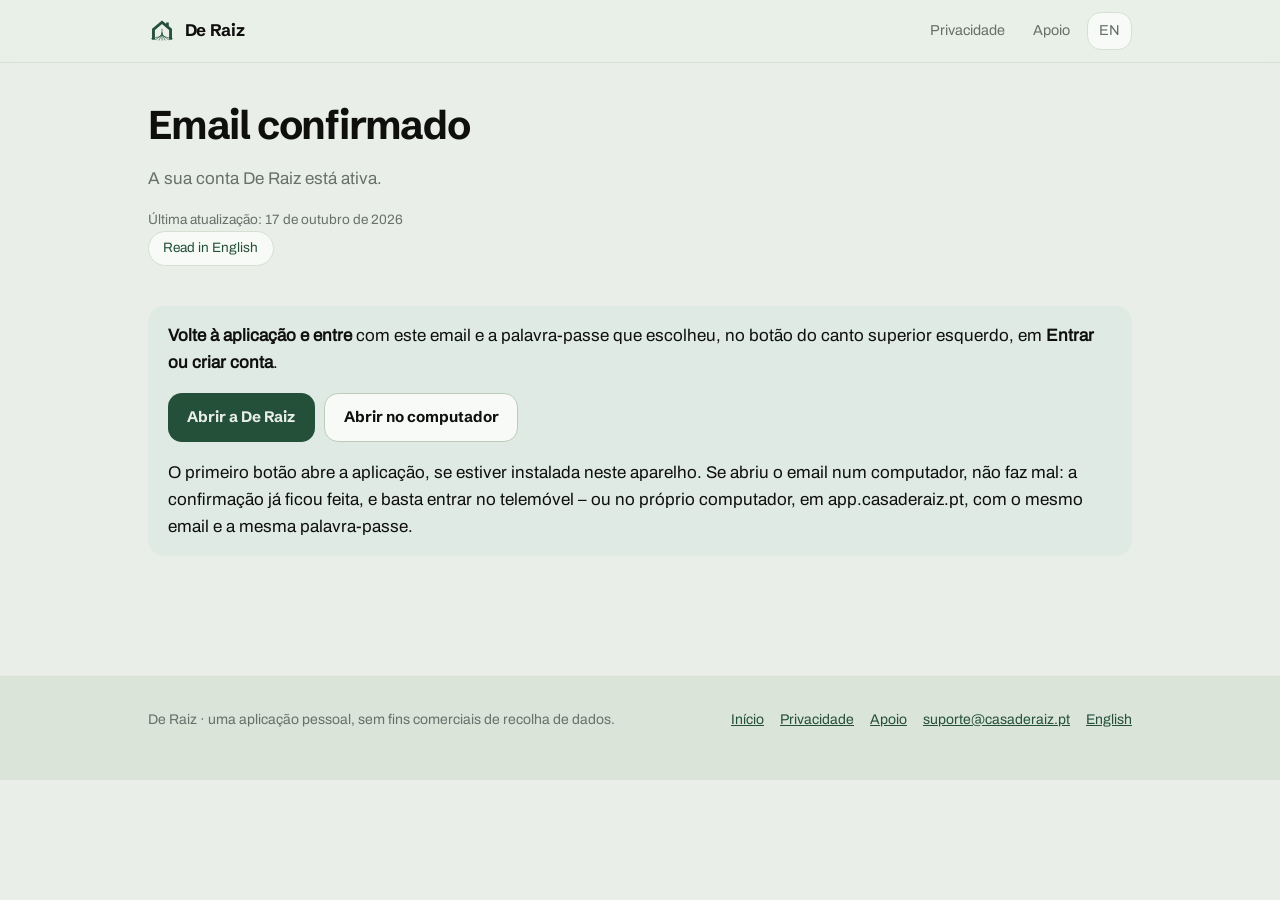
<file: email-confirmado/index.html>
<!doctype html>
<html lang="pt-PT">
  <head>
    <meta charset="utf-8" />
    <meta name="viewport" content="width=device-width, initial-scale=1" />
    <meta name="referrer" content="no-referrer" />
    <meta name="robots" content="noindex" />
    <title>Email confirmado – De Raiz</title>
    <meta name="description" content="O email da sua conta De Raiz está confirmado." />
    <link rel="icon" href="../favicon.png" sizes="64x64" />
    <link rel="icon" href="../favicon.svg" type="image/svg+xml" />
    <link rel="apple-touch-icon" href="../apple-touch-icon.png" />
    <link rel="stylesheet" href="../style.css" />
  </head>
  <body>
    <header class="site-header">
      <div class="inner">
        <a class="brand" href="../">
          <svg viewBox="0 0 128 128" fill="none" stroke="currentColor" aria-hidden="true">
            <path
              d="M25 104V57L64 24l39 33v47"
              stroke-width="13"
              stroke-linejoin="miter"
              stroke-linecap="butt"
            />
            <path d="M89 45V25" stroke-width="12" stroke-linecap="butt" />
            <g stroke-width="3" stroke-linecap="round">
              <path d="M64 55c0 21 0 36 0 51" />
              <path d="M64 72c-3 12-7 21-14 34" />
              <path d="M64 72c3 12 7 21 14 34" />
              <path d="M64 78c-7 10-17 18-30 26" />
              <path d="M64 78c7 10 17 18 30 26" />
              <path d="M64 84c-10 6-26 11-48 15" />
              <path d="M64 84c10 6 26 11 48 15" />
            </g>
          </svg>
          De Raiz
        </a>
        <nav class="site-nav">
          <a href="../privacidade/">Privacidade</a>
          <a href="../apoio/">Apoio</a>
          <a class="lang" href="../email-confirmed/">EN</a>
        </nav>
      </div>
    </header>

    <main class="doc">
      <header>
        <h1 id="heading" data-expired="Ligação expirada">Email confirmado</h1>
        <p class="lead" id="lead" data-expired="Esta ligação já não confirma o email.">
          A sua conta De Raiz está ativa.
        </p>
        <p class="meta">Última atualização: 17 de outubro de 2026</p>
        <a class="lang" href="../email-confirmed/">Read in English</a>
      </header>

      <div class="callout" id="confirmed">
        <p>
          <strong>Volte à aplicação e entre</strong> com este email e a palavra-passe que escolheu,
          no botão do canto superior esquerdo, em <strong>Entrar ou criar conta</strong>.
        </p>
        <p class="cta-row">
          <a class="btn btn-primary" href="deraiz://">Abrir a De Raiz</a>
          <a class="btn btn-ghost" href="https://app.casaderaiz.pt/">Abrir no computador</a>
        </p>
        <p>
          O primeiro botão abre a aplicação, se estiver instalada neste aparelho. Se abriu o email
          num computador, não faz mal: a confirmação já ficou feita, e basta entrar no telemóvel –
          ou no próprio computador, em app.casaderaiz.pt, com o mesmo email e a mesma palavra-passe.
        </p>
      </div>

      <div class="callout" id="expired" hidden>
        <p><strong>Esta ligação já expirou ou já foi usada.</strong></p>
        <p>
          Se já tinha confirmado o email, a conta está ativa: basta entrar na aplicação, no botão do
          canto superior esquerdo, em <strong>Entrar ou criar conta</strong> – ou no computador, em
          <a href="https://app.casaderaiz.pt/">app.casaderaiz.pt</a>. Se não, crie a conta outra vez
          na aplicação, com o mesmo email e a mesma palavra-passe, e chega uma ligação nova. Se não
          chegar, escreva para <a href="mailto:suporte@casaderaiz.pt">suporte@casaderaiz.pt</a>.
        </p>
      </div>

      <noscript>
        <p>
          Se a aplicação disser que falta confirmar o email, a ligação que abriu já tinha expirado:
          crie a conta outra vez, com o mesmo email e a mesma palavra-passe, e chega uma nova.
        </p>
      </noscript>
    </main>

    <footer class="site-footer">
      <div class="inner">
        <span>De Raiz · uma aplicação pessoal, sem fins comerciais de recolha de dados.</span>
        <nav>
          <a href="../">Início</a>
          <a href="../privacidade/">Privacidade</a>
          <a href="../apoio/">Apoio</a>
          <a href="mailto:suporte@casaderaiz.pt">suporte@casaderaiz.pt</a>
          <a href="../email-confirmed/">English</a>
        </nav>
      </div>
    </footer>
    <script>
      // GoTrue confirms the address before it sends anyone here, so this page has nothing to do
      // except tell an expired link from a good one. It reads the address, takes the one-time code
      // and anything else out of the address bar, and sends nothing anywhere.
      (function () {
        var query = new URLSearchParams(window.location.search);
        var hash = new URLSearchParams((window.location.hash || '').slice(1));
        var failed = ['error', 'error_code'].some(function (name) {
          return query.has(name) || hash.has(name);
        });
        if (window.location.search || window.location.hash) {
          try {
            window.history.replaceState(null, '', window.location.pathname);
          } catch (error) {
            // Nothing to do: the address bar keeps what it had, and the page still reads right.
          }
        }
        if (failed) {
          document.getElementById('confirmed').hidden = true;
          document.getElementById('expired').hidden = false;
          // The heading says the account is active, which an expired link has not made true.
          ['heading', 'lead'].forEach(function (id) {
            var node = document.getElementById(id);
            node.textContent = node.getAttribute('data-expired');
          });
          document.title = 'Ligação expirada – De Raiz';
        }
      })();
    </script>
  </body>
</html>
</file>
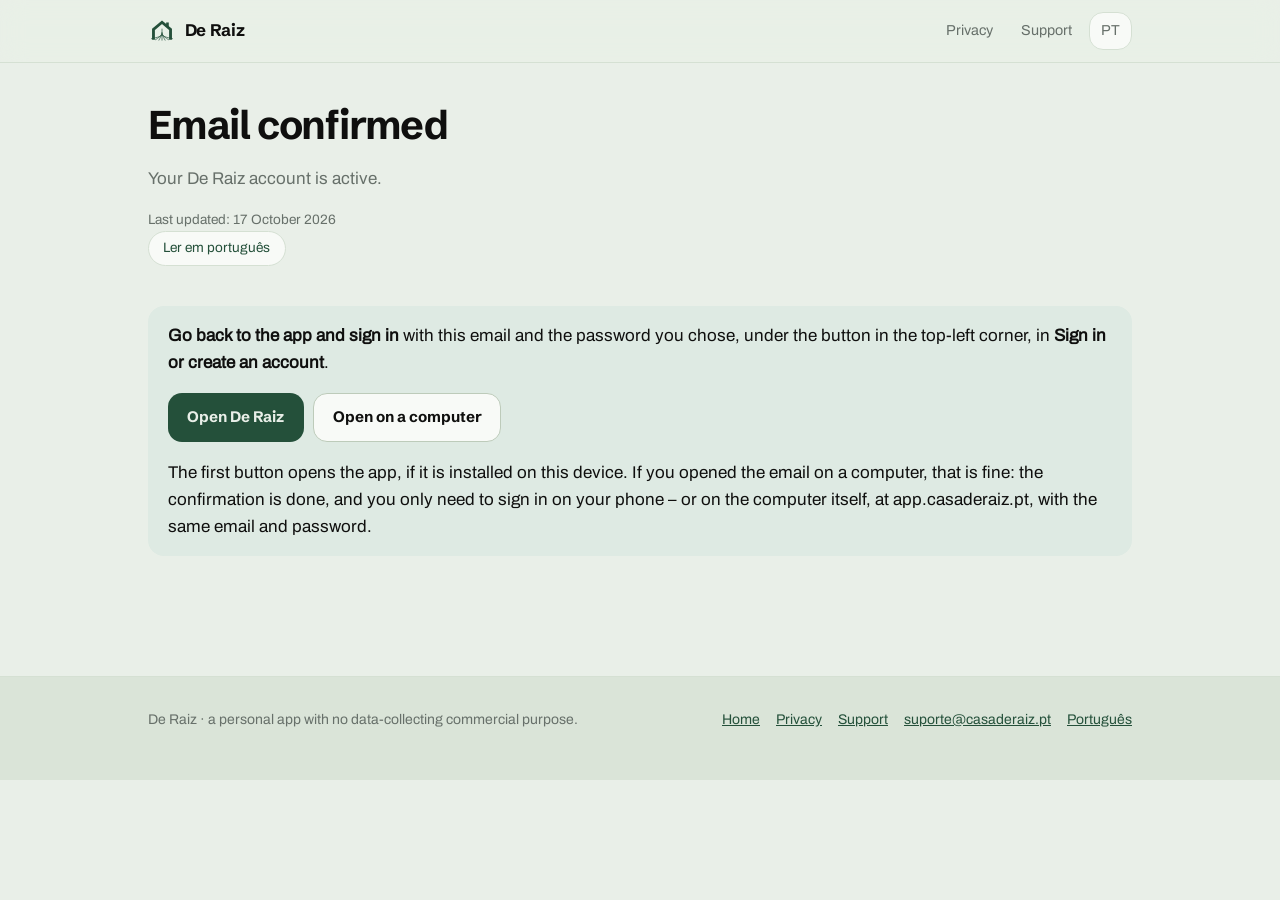
<file: email-confirmed/index.html>
<!doctype html>
<html lang="en">
  <head>
    <meta charset="utf-8" />
    <meta name="viewport" content="width=device-width, initial-scale=1" />
    <meta name="referrer" content="no-referrer" />
    <meta name="robots" content="noindex" />
    <title>Email confirmed – De Raiz</title>
    <meta name="description" content="The email for your De Raiz account is confirmed." />
    <link rel="icon" href="../favicon.png" sizes="64x64" />
    <link rel="icon" href="../favicon.svg" type="image/svg+xml" />
    <link rel="apple-touch-icon" href="../apple-touch-icon.png" />
    <link rel="stylesheet" href="../style.css" />
  </head>
  <body>
    <header class="site-header">
      <div class="inner">
        <a class="brand" href="../">
          <svg viewBox="0 0 128 128" fill="none" stroke="currentColor" aria-hidden="true">
            <path
              d="M25 104V57L64 24l39 33v47"
              stroke-width="13"
              stroke-linejoin="miter"
              stroke-linecap="butt"
            />
            <path d="M89 45V25" stroke-width="12" stroke-linecap="butt" />
            <g stroke-width="3" stroke-linecap="round">
              <path d="M64 55c0 21 0 36 0 51" />
              <path d="M64 72c-3 12-7 21-14 34" />
              <path d="M64 72c3 12 7 21 14 34" />
              <path d="M64 78c-7 10-17 18-30 26" />
              <path d="M64 78c7 10 17 18 30 26" />
              <path d="M64 84c-10 6-26 11-48 15" />
              <path d="M64 84c10 6 26 11 48 15" />
            </g>
          </svg>
          De Raiz
        </a>
        <nav class="site-nav">
          <a href="../privacy/">Privacy</a>
          <a href="../support/">Support</a>
          <a class="lang" href="../email-confirmado/">PT</a>
        </nav>
      </div>
    </header>

    <main class="doc">
      <header>
        <h1 id="heading" data-expired="Link expired">Email confirmed</h1>
        <p class="lead" id="lead" data-expired="This link can no longer confirm the email.">
          Your De Raiz account is active.
        </p>
        <p class="meta">Last updated: 17 October 2026</p>
        <a class="lang" href="../email-confirmado/">Ler em português</a>
      </header>

      <div class="callout" id="confirmed">
        <p>
          <strong>Go back to the app and sign in</strong> with this email and the password you
          chose, under the button in the top-left corner, in
          <strong>Sign in or create an account</strong>.
        </p>
        <p class="cta-row">
          <a class="btn btn-primary" href="deraiz://">Open De Raiz</a>
          <a class="btn btn-ghost" href="https://app.casaderaiz.pt/">Open on a computer</a>
        </p>
        <p>
          The first button opens the app, if it is installed on this device. If you opened the email
          on a computer, that is fine: the confirmation is done, and you only need to sign in on
          your phone – or on the computer itself, at app.casaderaiz.pt, with the same email and
          password.
        </p>
      </div>

      <div class="callout" id="expired" hidden>
        <p><strong>This link has expired or has already been used.</strong></p>
        <p>
          If you had already confirmed the email, the account is active: just sign in, under the
          button in the top-left corner, in <strong>Sign in or create an account</strong> – or on a
          computer, at <a href="https://app.casaderaiz.pt/">app.casaderaiz.pt</a>. If not, create
          the account again in the app, with the same email and the same password, and a new link
          arrives. If it does not, write to
          <a href="mailto:suporte@casaderaiz.pt">suporte@casaderaiz.pt</a>.
        </p>
      </div>

      <noscript>
        <p>
          If the app says the email still needs confirming, the link you opened had already expired:
          create the account again, with the same email and password, and a new one arrives.
        </p>
      </noscript>
    </main>

    <footer class="site-footer">
      <div class="inner">
        <span>De Raiz · a personal app with no data-collecting commercial purpose.</span>
        <nav>
          <a href="../en/">Home</a>
          <a href="../privacy/">Privacy</a>
          <a href="../support/">Support</a>
          <a href="mailto:suporte@casaderaiz.pt">suporte@casaderaiz.pt</a>
          <a href="../email-confirmado/">Português</a>
        </nav>
      </div>
    </footer>
    <script>
      // GoTrue confirms the address before it sends anyone here, so this page has nothing to do
      // except tell an expired link from a good one. It reads the address, takes the one-time code
      // and anything else out of the address bar, and sends nothing anywhere.
      (function () {
        var query = new URLSearchParams(window.location.search);
        var hash = new URLSearchParams((window.location.hash || '').slice(1));
        var failed = ['error', 'error_code'].some(function (name) {
          return query.has(name) || hash.has(name);
        });
        if (window.location.search || window.location.hash) {
          try {
            window.history.replaceState(null, '', window.location.pathname);
          } catch (error) {
            // Nothing to do: the address bar keeps what it had, and the page still reads right.
          }
        }
        if (failed) {
          document.getElementById('confirmed').hidden = true;
          document.getElementById('expired').hidden = false;
          // The heading says the account is active, which an expired link has not made true.
          ['heading', 'lead'].forEach(function (id) {
            var node = document.getElementById(id);
            node.textContent = node.getAttribute('data-expired');
          });
          document.title = 'Link expired – De Raiz';
        }
      })();
    </script>
  </body>
</html>
</file>
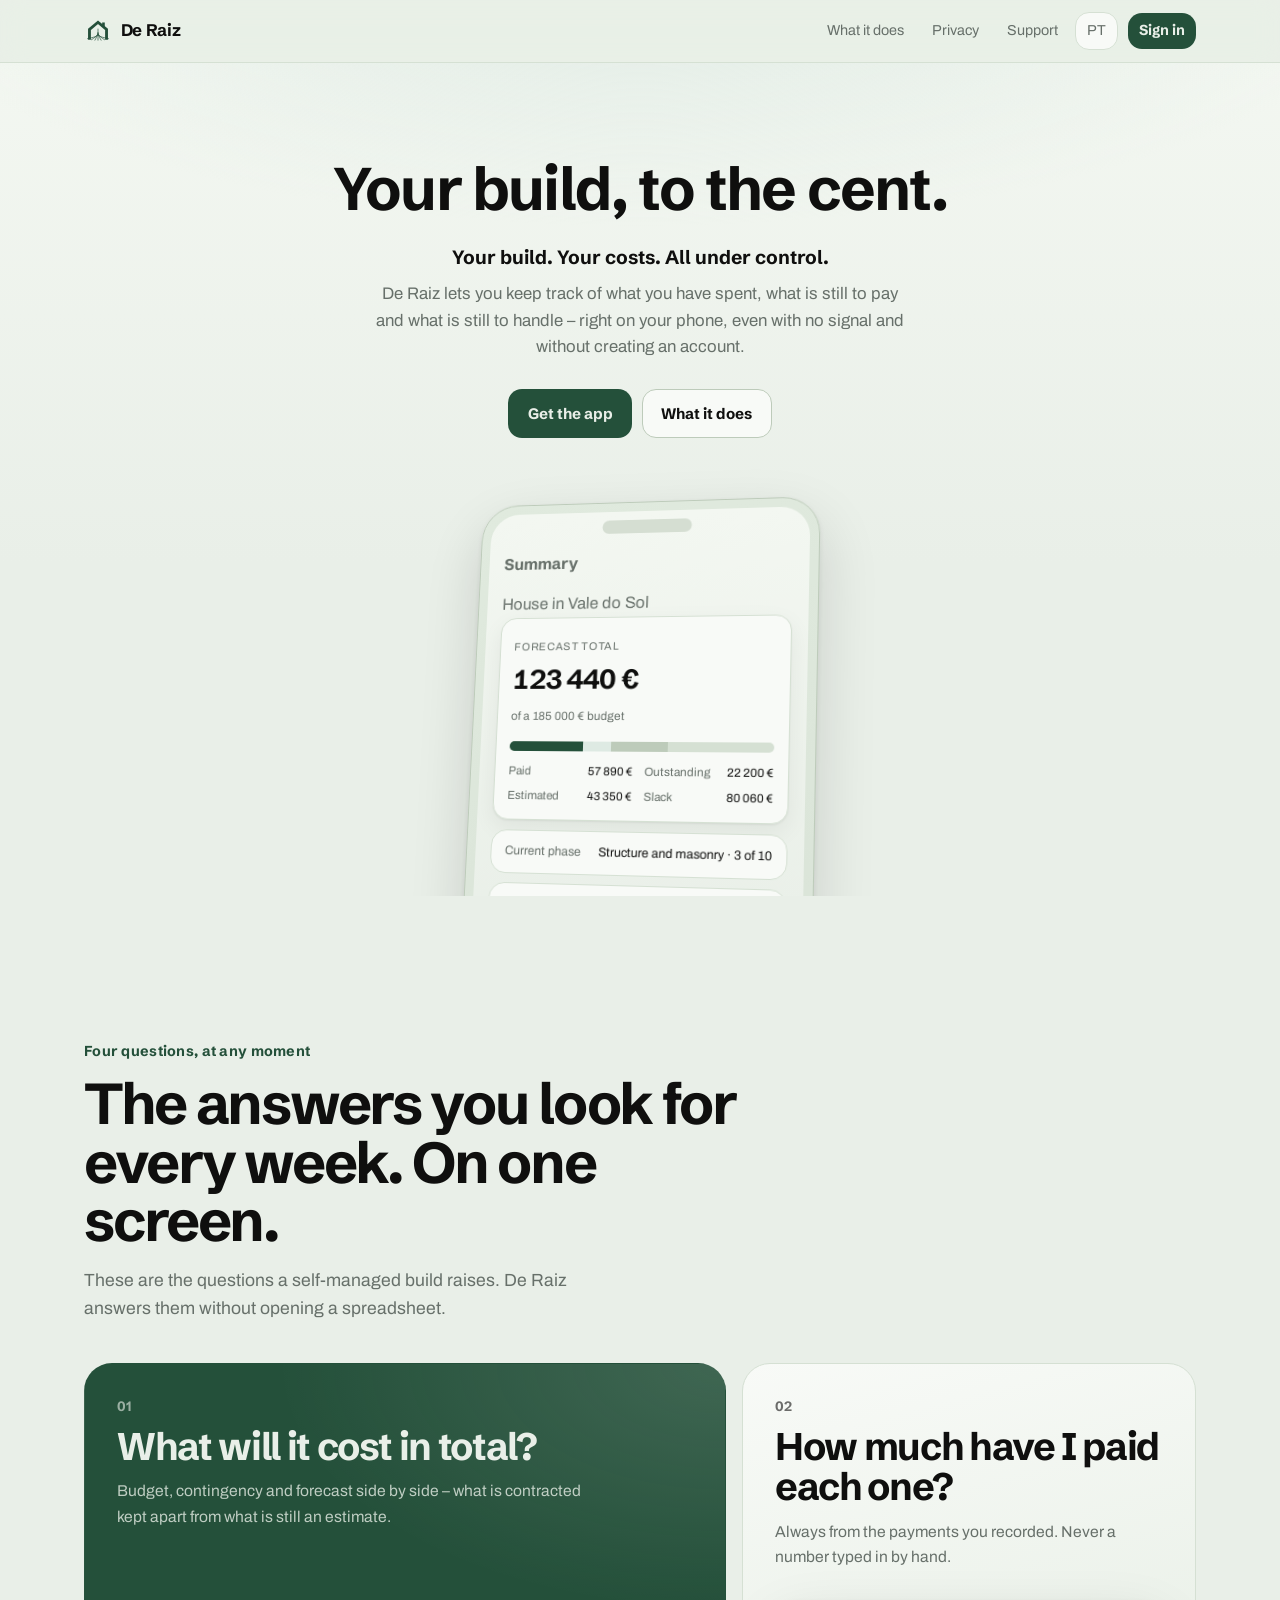
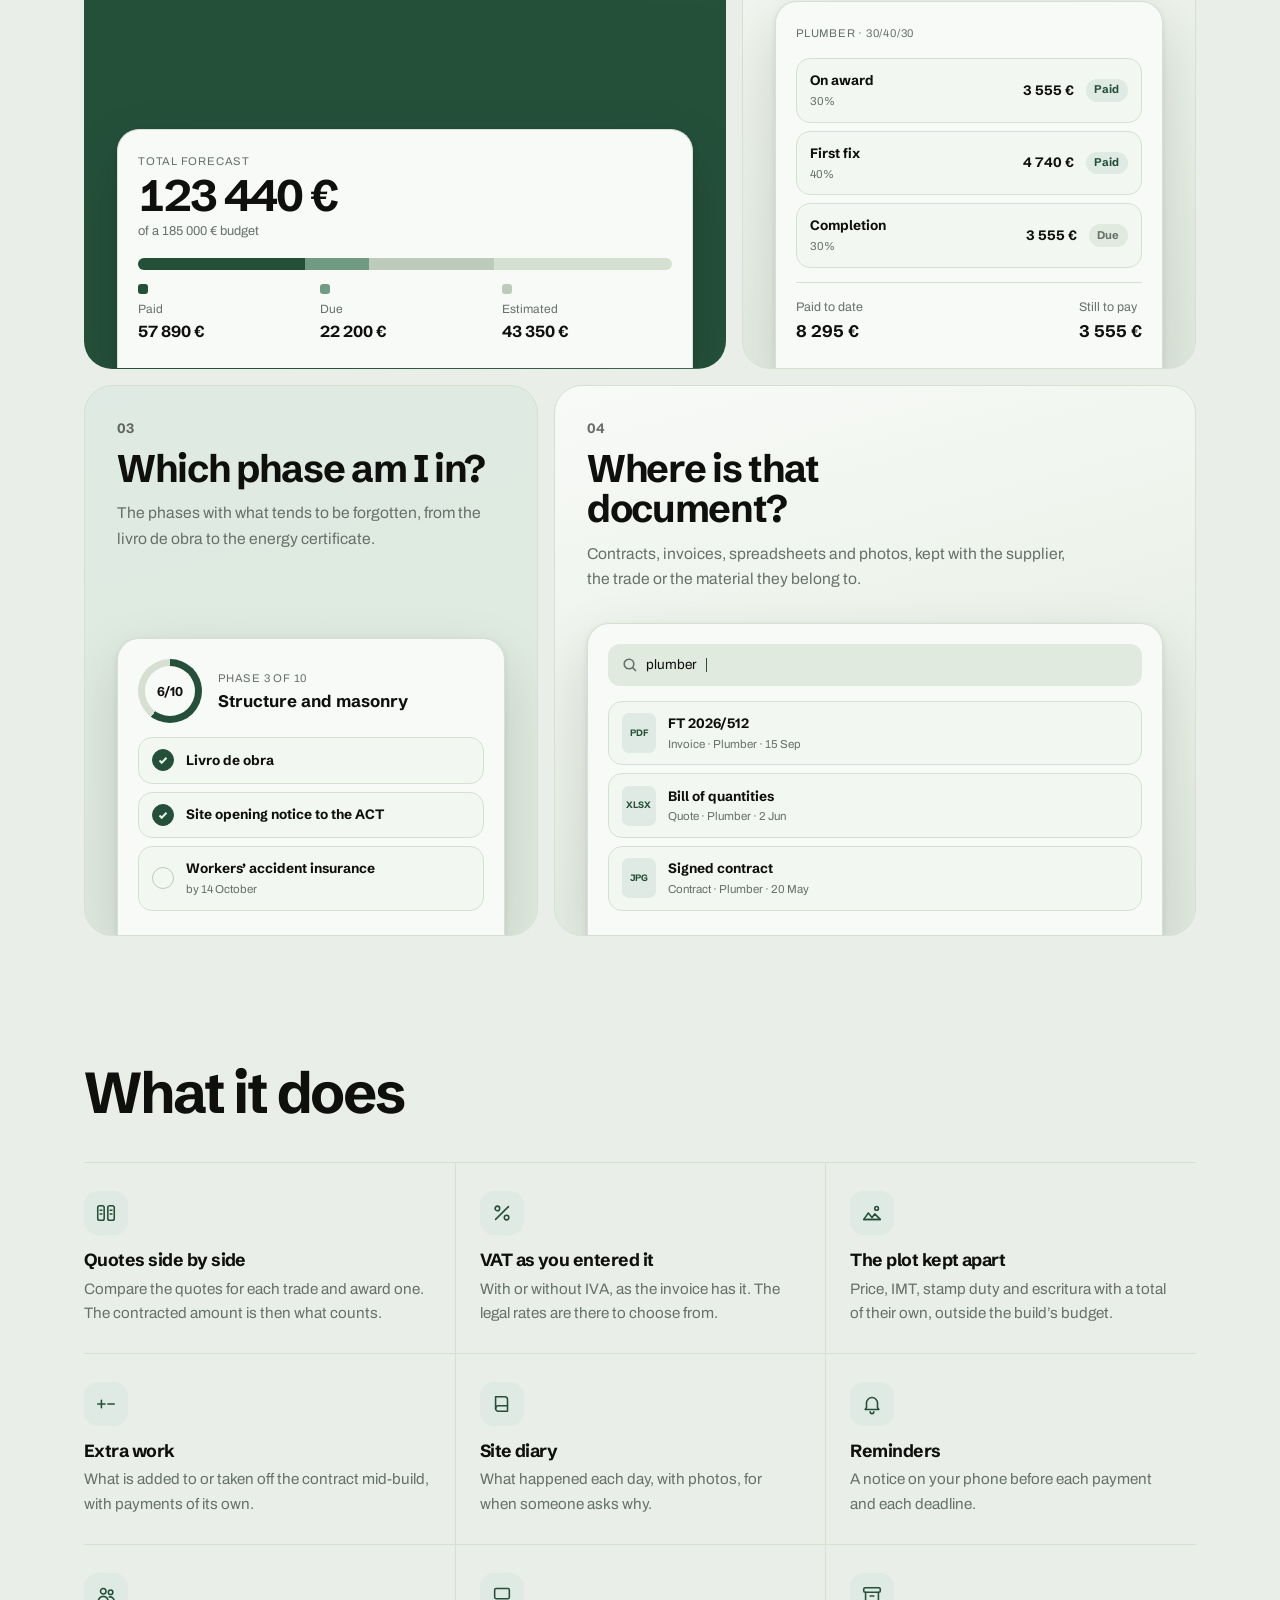
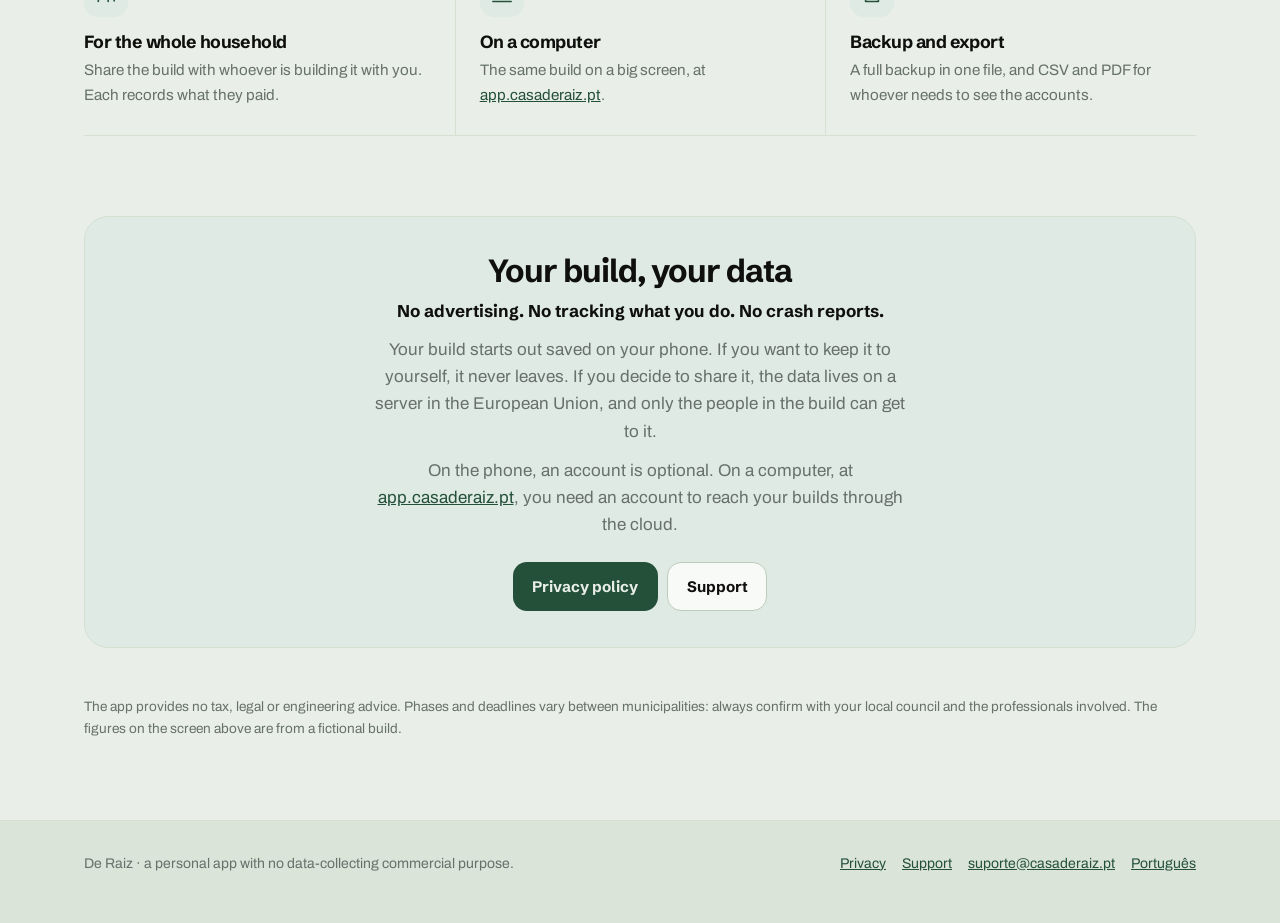
<file: en/index.html>
<!doctype html>
<html lang="en">
  <head>
    <meta charset="utf-8" />
    <meta name="viewport" content="width=device-width, initial-scale=1" />
    <title>De Raiz – build control</title>
    <meta
      name="description"
      content="A personal app for people building their own house in Portugal: quotes, payments, phases and documents. Offline-first, and collecting nothing about you."
    />
    <link rel="icon" href="../favicon.png" sizes="64x64" />
    <link rel="icon" href="../favicon.svg" type="image/svg+xml" />
    <link rel="apple-touch-icon" href="../apple-touch-icon.png" />
    <link rel="stylesheet" href="../style.css" />
    <script>
      document.documentElement.classList.add('js');
    </script>
  </head>
  <body class="home">
    <header class="site-header">
      <div class="inner">
        <a class="brand" href="./">
          <svg viewBox="0 0 128 128" fill="none" stroke="currentColor" aria-hidden="true">
            <path
              d="M25 104V57L64 24l39 33v47"
              stroke-width="13"
              stroke-linejoin="miter"
              stroke-linecap="butt"
            />
            <path d="M89 45V25" stroke-width="12" stroke-linecap="butt" />
            <g stroke-width="3" stroke-linecap="round">
              <path d="M64 55c0 21 0 36 0 51" />
              <path d="M64 72c-3 12-7 21-14 34" />
              <path d="M64 72c3 12 7 21 14 34" />
              <path d="M64 78c-7 10-17 18-30 26" />
              <path d="M64 78c7 10 17 18 30 26" />
              <path d="M64 84c-10 6-26 11-48 15" />
              <path d="M64 84c10 6 26 11 48 15" />
            </g>
          </svg>
          De Raiz
        </a>
        <nav class="site-nav">
          <a class="hide-sm" href="#what-it-does">What it does</a>
          <a class="hide-sm" href="../privacy/">Privacy</a>
          <a class="hide-sm" href="../support/">Support</a>
          <a class="lang" href="../">PT</a>
          <a class="signin" href="https://app.casaderaiz.pt/">Sign in</a>
        </nav>
      </div>
    </header>

    <main>
      <section class="hero">
        <div class="inner">
          <h1>Your build, to the cent.</h1>
          <p class="tagline">Your build. Your costs. All under control.</p>
          <p>
            De Raiz lets you keep track of what you have spent, what is still to pay and what is
            still to handle – right on your phone, even with no signal and without creating an
            account.
          </p>
          <div class="cta-row">
            <a
              class="btn btn-primary"
              href="https://apps.apple.com/app/id6813048921"
              target="_blank"
              rel="noopener"
              >Get the app</a
            >
            <a class="btn btn-ghost" href="#what-it-does">What it does</a>
          </div>
        </div>

        <div class="device-wrap">
          <div class="device">
            <div class="screen">
              <div class="notch"></div>
              <p class="screen-title">Summary</p>
              <p class="screen-sub">House in Vale do Sol</p>

              <div class="money-card">
                <span class="money-label">Forecast total</span>
                <div class="money-figure">123 440 €</div>
                <span class="money-of">of a 185 000 € budget</span>
                <div class="bar" aria-hidden="true">
                  <span style="width: 28.4%"></span>
                  <span style="width: 10.9%"></span>
                  <span style="width: 21.3%"></span>
                </div>
                <ul class="legend">
                  <li><span>Paid</span> <b>57 890 €</b></li>
                  <li><span>Outstanding</span> <b>22 200 €</b></li>
                  <li><span>Estimated</span> <b>43 350 €</b></li>
                  <li><span>Slack</span> <b>80 060 €</b></li>
                </ul>
              </div>

              <div class="screen-row">
                <span>Current phase</span>
                <b>Structure and masonry · 3 of 10</b>
              </div>
              <div class="screen-row">
                <span>Land</span>
                <b>67 571 €</b>
              </div>
            </div>
          </div>
        </div>
      </section>

      <section class="qp" id="four-questions">
        <div class="qp-head">
          <span class="qp-kicker">Four questions, at any moment</span>
          <h2>The answers you look for every week. On one screen.</h2>
          <p>
            These are the questions a self-managed build raises. De Raiz answers them without
            opening a spreadsheet.
          </p>
        </div>

        <div class="qp-grid">
          <article class="qp-tile">
            <span class="qp-num">01</span>
            <h3>What will it cost in total?</h3>
            <p>
              Budget, contingency and forecast side by side – what is contracted kept apart from
              what is still an estimate.
            </p>
            <div class="qp-ui">
              <div class="qp-panel">
                <span class="qp-label">Total forecast</span>
                <div class="qp-figure" data-count="123440">123&nbsp;440&nbsp;€</div>
                <span class="qp-of">of a 185&nbsp;000&nbsp;€ budget</span>
                <div class="qp-bar" aria-hidden="true">
                  <span style="--w: 31.3%"></span>
                  <span style="--w: 12%"></span>
                  <span style="--w: 23.4%"></span>
                </div>
                <ul class="qp-legend">
                  <li class="dot-paid">Paid <b>57&nbsp;890&nbsp;€</b></li>
                  <li class="dot-due">Due <b>22&nbsp;200&nbsp;€</b></li>
                  <li class="dot-est">Estimated <b>43&nbsp;350&nbsp;€</b></li>
                </ul>
              </div>
            </div>
          </article>
          <article class="qp-tile">
            <span class="qp-num">02</span>
            <h3>How much have I paid each one?</h3>
            <p>Always from the payments you recorded. Never a number typed in by hand.</p>
            <div class="qp-ui">
              <div class="qp-panel">
                <span class="qp-label">Plumber · 30/40/30</span>
                <ul class="qp-rows">
                  <li class="qp-row">
                    <span class="grow"
                      ><span class="name">On award</span><span class="sub">30%</span></span
                    ><span class="amount">3&nbsp;555&nbsp;€</span><span class="qp-chip">Paid</span>
                  </li>
                  <li class="qp-row">
                    <span class="grow"
                      ><span class="name">First fix</span><span class="sub">40%</span></span
                    ><span class="amount">4&nbsp;740&nbsp;€</span><span class="qp-chip">Paid</span>
                  </li>
                  <li class="qp-row">
                    <span class="grow"
                      ><span class="name">Completion</span><span class="sub">30%</span></span
                    ><span class="amount">3&nbsp;555&nbsp;€</span
                    ><span class="qp-chip muted">Due</span>
                  </li>
                </ul>
                <div class="qp-totals">
                  <span>Paid to date <b>8&nbsp;295&nbsp;€</b></span>
                  <span>Still to pay <b>3&nbsp;555&nbsp;€</b></span>
                </div>
              </div>
            </div>
          </article>
          <article class="qp-tile">
            <span class="qp-num">03</span>
            <h3>Which phase am I in?</h3>
            <p>
              The phases with what tends to be forgotten, from the livro de obra to the energy
              certificate.
            </p>
            <div class="qp-ui">
              <div class="qp-panel">
                <div class="qp-phase">
                  <div class="qp-ring" style="--to: 60" data-label="6/10" aria-hidden="true"></div>
                  <div>
                    <span class="qp-label">Phase 3 of 10</span
                    ><span class="qp-phase-name">Structure and masonry</span>
                  </div>
                </div>
                <ul class="qp-rows">
                  <li class="qp-row">
                    <span class="qp-tick done" role="img" aria-label="Done"
                      ><svg viewBox="0 0 12 12" fill="none" stroke="currentColor" stroke-width="2">
                        <path d="M2.5 6.5l2.2 2.2 4.8-5" /></svg></span
                    ><span class="grow"><span class="name">Livro de obra</span></span>
                  </li>
                  <li class="qp-row">
                    <span class="qp-tick done" role="img" aria-label="Done"
                      ><svg viewBox="0 0 12 12" fill="none" stroke="currentColor" stroke-width="2">
                        <path d="M2.5 6.5l2.2 2.2 4.8-5" /></svg></span
                    ><span class="grow"
                      ><span class="name">Site opening notice to the ACT</span></span
                    >
                  </li>
                  <li class="qp-row">
                    <span class="qp-tick" role="img" aria-label="To do"></span
                    ><span class="grow"
                      ><span class="name">Workers’ accident insurance</span
                      ><span class="sub">by 14 October</span></span
                    >
                  </li>
                </ul>
              </div>
            </div>
          </article>
          <article class="qp-tile">
            <span class="qp-num">04</span>
            <h3>Where is that document?</h3>
            <p>
              Contracts, invoices, spreadsheets and photos, kept with the supplier, the trade or the
              material they belong to.
            </p>
            <div class="qp-ui">
              <div class="qp-panel">
                <div class="qp-search" aria-hidden="true">
                  <svg viewBox="0 0 16 16" fill="none" stroke="currentColor" stroke-width="1.6">
                    <circle cx="7" cy="7" r="4.8" />
                    <path d="M10.6 10.6L14 14" />
                  </svg>
                  <span class="typed" data-type="plumber">plumber</span><span class="caret"></span>
                </div>
                <ul class="qp-rows">
                  <li class="qp-row">
                    <span class="qp-file">PDF</span
                    ><span class="grow"
                      ><span class="name">FT 2026/512</span
                      ><span class="sub">Invoice · Plumber · 15 Sep</span></span
                    >
                  </li>
                  <li class="qp-row">
                    <span class="qp-file">XLSX</span
                    ><span class="grow"
                      ><span class="name">Bill of quantities</span
                      ><span class="sub">Quote · Plumber · 2 Jun</span></span
                    >
                  </li>
                  <li class="qp-row">
                    <span class="qp-file">JPG</span
                    ><span class="grow"
                      ><span class="name">Signed contract</span
                      ><span class="sub">Contract · Plumber · 20 May</span></span
                    >
                  </li>
                </ul>
              </div>
            </div>
          </article>
        </div>
      </section>

      <section class="feat" id="what-it-does">
        <div class="feat-head">
          <h2>What it does</h2>
        </div>
        <ul class="feat-grid">
          <li>
            <span class="feat-icon" aria-hidden="true"
              ><svg
                viewBox="0 0 24 24"
                fill="none"
                stroke="currentColor"
                stroke-width="1.7"
                stroke-linecap="round"
                stroke-linejoin="round"
              >
                <rect x="3" y="4" width="7" height="16" rx="2" />
                <rect x="14" y="4" width="7" height="16" rx="2" />
                <path d="M5.5 9h2M16.5 9h2M5.5 13h2M16.5 13h2" /></svg
            ></span>
            <h3>Quotes side by side</h3>
            <p>
              Compare the quotes for each trade and award one. The contracted amount is then what
              counts.
            </p>
          </li>
          <li>
            <span class="feat-icon" aria-hidden="true"
              ><svg
                viewBox="0 0 24 24"
                fill="none"
                stroke="currentColor"
                stroke-width="1.7"
                stroke-linecap="round"
                stroke-linejoin="round"
              >
                <path d="M19 5L5 19" />
                <circle cx="7" cy="7" r="2.5" />
                <circle cx="17" cy="17" r="2.5" /></svg
            ></span>
            <h3>VAT as you entered it</h3>
            <p>
              With or without IVA, as the invoice has it. The legal rates are there to choose from.
            </p>
          </li>
          <li>
            <span class="feat-icon" aria-hidden="true"
              ><svg
                viewBox="0 0 24 24"
                fill="none"
                stroke="currentColor"
                stroke-width="1.7"
                stroke-linecap="round"
                stroke-linejoin="round"
              >
                <path d="M3 19l5-7 4 5 3-4 6 6z" />
                <path d="M3 19h18" />
                <circle cx="17" cy="7" r="2" /></svg
            ></span>
            <h3>The plot kept apart</h3>
            <p>
              Price, IMT, stamp duty and escritura with a total of their own, outside the build’s
              budget.
            </p>
          </li>
          <li>
            <span class="feat-icon" aria-hidden="true"
              ><svg
                viewBox="0 0 24 24"
                fill="none"
                stroke="currentColor"
                stroke-width="1.7"
                stroke-linecap="round"
                stroke-linejoin="round"
              >
                <path d="M7 8v8M3 12h8" />
                <path d="M14 12h7" /></svg
            ></span>
            <h3>Extra work</h3>
            <p>What is added to or taken off the contract mid-build, with payments of its own.</p>
          </li>
          <li>
            <span class="feat-icon" aria-hidden="true"
              ><svg
                viewBox="0 0 24 24"
                fill="none"
                stroke="currentColor"
                stroke-width="1.7"
                stroke-linecap="round"
                stroke-linejoin="round"
              >
                <path d="M5 4h10a3 3 0 013 3v13H8a3 3 0 01-3-3z" />
                <path d="M5 17a3 3 0 013-3h10" /></svg
            ></span>
            <h3>Site diary</h3>
            <p>What happened each day, with photos, for when someone asks why.</p>
          </li>
          <li>
            <span class="feat-icon" aria-hidden="true"
              ><svg
                viewBox="0 0 24 24"
                fill="none"
                stroke="currentColor"
                stroke-width="1.7"
                stroke-linecap="round"
                stroke-linejoin="round"
              >
                <path d="M6 16V11a6 6 0 0112 0v5l1.5 2h-15z" />
                <path d="M10 20.5a2 2 0 004 0" /></svg
            ></span>
            <h3>Reminders</h3>
            <p>A notice on your phone before each payment and each deadline.</p>
          </li>
          <li>
            <span class="feat-icon" aria-hidden="true"
              ><svg
                viewBox="0 0 24 24"
                fill="none"
                stroke="currentColor"
                stroke-width="1.7"
                stroke-linecap="round"
                stroke-linejoin="round"
              >
                <circle cx="9" cy="8" r="3" />
                <path d="M3.5 19a5.5 5.5 0 0111 0" />
                <circle cx="17" cy="9" r="2.5" />
                <path d="M15.5 14.2A4.5 4.5 0 0121 18.5" /></svg
            ></span>
            <h3>For the whole household</h3>
            <p>
              Share the build with whoever is building it with you. Each records what they paid.
            </p>
          </li>
          <li>
            <span class="feat-icon" aria-hidden="true"
              ><svg
                viewBox="0 0 24 24"
                fill="none"
                stroke="currentColor"
                stroke-width="1.7"
                stroke-linecap="round"
                stroke-linejoin="round"
              >
                <rect x="4" y="5" width="16" height="11" rx="1.5" />
                <path d="M2 19h20" /></svg
            ></span>
            <h3>On a computer</h3>
            <p>
              The same build on a big screen, at
              <a href="https://app.casaderaiz.pt/">app.casaderaiz.pt</a>.
            </p>
          </li>
          <li>
            <span class="feat-icon" aria-hidden="true"
              ><svg
                viewBox="0 0 24 24"
                fill="none"
                stroke="currentColor"
                stroke-width="1.7"
                stroke-linecap="round"
                stroke-linejoin="round"
              >
                <rect x="3" y="4" width="18" height="5" rx="1.5" />
                <path d="M5 9v10h14V9" />
                <path d="M10 13h4" /></svg
            ></span>
            <h3>Backup and export</h3>
            <p>A full backup in one file, and CSV and PDF for whoever needs to see the accounts.</p>
          </li>
        </ul>
      </section>

      <section class="banner">
        <h2>Your build, your data</h2>
        <p class="banner-lead">No advertising. No tracking what you do. No crash reports.</p>
        <p>
          Your build starts out saved on your phone. If you want to keep it to yourself, it never
          leaves. If you decide to share it, the data lives on a server in the European Union, and
          only the people in the build can get to it.
        </p>
        <p>
          On the phone, an account is optional. On a computer, at
          <a href="https://app.casaderaiz.pt/">app.casaderaiz.pt</a>, you need an account to reach
          your builds through the cloud.
        </p>
        <div class="cta-row">
          <a class="btn btn-primary" href="../privacy/">Privacy policy</a>
          <a class="btn btn-ghost" href="../support/">Support</a>
        </div>
      </section>

      <section class="section tight">
        <p class="meta">
          The app provides no tax, legal or engineering advice. Phases and deadlines vary between
          municipalities: always confirm with your local council and the professionals involved. The
          figures on the screen above are from a fictional build.
        </p>
      </section>
    </main>

    <footer class="site-footer">
      <div class="inner">
        <span>De Raiz · a personal app with no data-collecting commercial purpose.</span>
        <nav>
          <a href="../privacy/">Privacy</a>
          <a href="../support/">Support</a>
          <a href="mailto:suporte@casaderaiz.pt">suporte@casaderaiz.pt</a>
          <a href="../">Português</a>
        </nav>
      </div>
    </footer>
    <script src="../site.js"></script>
  </body>
</html>
</file>
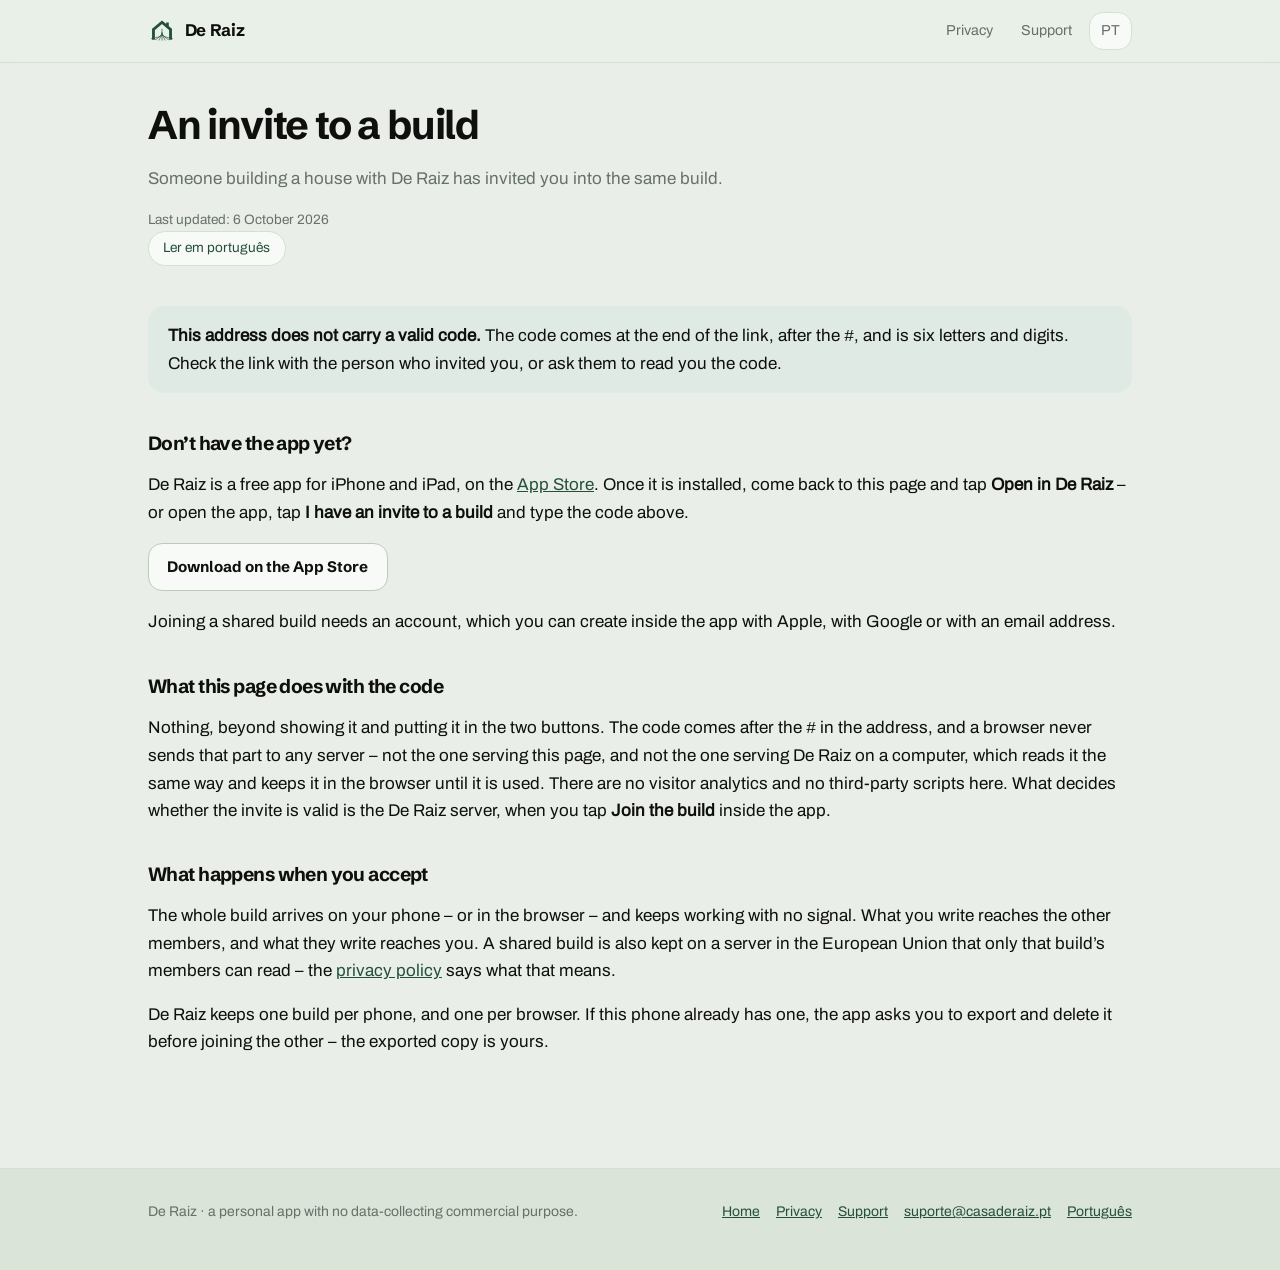
<file: invite/index.html>
<!doctype html>
<html lang="en">
  <head>
    <meta charset="utf-8" />
    <meta name="viewport" content="width=device-width, initial-scale=1" />
    <meta name="referrer" content="no-referrer" />
    <meta name="robots" content="noindex" />
    <title>Invite – De Raiz</title>
    <meta name="description" content="An invite to join a shared build in the De Raiz app." />
    <link rel="icon" href="../favicon.png" sizes="64x64" />
    <link rel="icon" href="../favicon.svg" type="image/svg+xml" />
    <link rel="apple-touch-icon" href="../apple-touch-icon.png" />
    <link rel="stylesheet" href="../style.css" />
  </head>
  <body>
    <header class="site-header">
      <div class="inner">
        <a class="brand" href="../">
          <svg viewBox="0 0 128 128" fill="none" stroke="currentColor" aria-hidden="true">
            <path
              d="M25 104V57L64 24l39 33v47"
              stroke-width="13"
              stroke-linejoin="miter"
              stroke-linecap="butt"
            />
            <path d="M89 45V25" stroke-width="12" stroke-linecap="butt" />
            <g stroke-width="3" stroke-linecap="round">
              <path d="M64 55c0 21 0 36 0 51" />
              <path d="M64 72c-3 12-7 21-14 34" />
              <path d="M64 72c3 12 7 21 14 34" />
              <path d="M64 78c-7 10-17 18-30 26" />
              <path d="M64 78c7 10 17 18 30 26" />
              <path d="M64 84c-10 6-26 11-48 15" />
              <path d="M64 84c10 6 26 11 48 15" />
            </g>
          </svg>
          De Raiz
        </a>
        <nav class="site-nav">
          <a href="../privacy/">Privacy</a>
          <a href="../support/">Support</a>
          <a class="lang" href="../convite/" data-carry-hash>PT</a>
        </nav>
      </div>
    </header>

    <main class="doc">
      <header>
        <h1>An invite to a build</h1>
        <p class="lead">
          Someone building a house with De Raiz has invited you into the same build.
        </p>
        <p class="meta">Last updated: 6 October 2026</p>
        <a class="lang" href="../convite/" data-carry-hash>Ler em português</a>
      </header>

      <div class="callout" id="with-code">
        <p class="eyebrow">Invite code</p>
        <p class="invite-code" id="code">–</p>
        <p class="cta-row">
          <a class="btn btn-primary" id="open" href="deraiz://convite">Open in De Raiz</a>
          <a class="btn btn-ghost" id="open-web" href="https://app.casaderaiz.pt/convite"
            >Open on a computer</a
          >
        </p>
        <p>
          The first button opens the app, if it is installed on this phone. The second opens De Raiz
          in the browser, at app.casaderaiz.pt, with the code already filled in. The invite works
          once, and expires seven days after it was created.
        </p>
      </div>

      <div class="callout" id="without-code" hidden>
        <p>
          <strong>This address does not carry a valid code.</strong> The code comes at the end of
          the link, after the <code>#</code>, and is six letters and digits. Check the link with the
          person who invited you, or ask them to read you the code.
        </p>
      </div>

      <noscript>
        <p>
          Without JavaScript this page cannot show the code. It is at the end of the address, after
          the <code>#</code>: open De Raiz, tap <strong>I have an invite to a build</strong>
          and type it.
        </p>
      </noscript>

      <h2>Don’t have the app yet?</h2>
      <p>
        De Raiz is a free app for iPhone and iPad, on the
        <a href="https://apps.apple.com/app/id6813048921">App Store</a>. Once it is installed, come
        back to this page and tap <strong>Open in De Raiz</strong> – or open the app, tap
        <strong>I have an invite to a build</strong> and type the code above.
      </p>
      <p>
        <a class="btn btn-ghost" href="https://apps.apple.com/app/id6813048921"
          >Download on the App Store</a
        >
      </p>
      <p>
        Joining a shared build needs an account, which you can create inside the app with Apple,
        with Google or with an email address.
      </p>

      <h2>What this page does with the code</h2>
      <p>
        Nothing, beyond showing it and putting it in the two buttons. The code comes after the
        <code>#</code> in the address, and a browser never sends that part to any server – not the
        one serving this page, and not the one serving De Raiz on a computer, which reads it the
        same way and keeps it in the browser until it is used. There are no visitor analytics and no
        third-party scripts here. What decides whether the invite is valid is the De Raiz server,
        when you tap <strong>Join the build</strong> inside the app.
      </p>

      <h2>What happens when you accept</h2>
      <p>
        The whole build arrives on your phone – or in the browser – and keeps working with no
        signal. What you write reaches the other members, and what they write reaches you. A shared
        build is also kept on a server in the European Union that only that build’s members can read
        – the
        <a href="../privacy/">privacy policy</a> says what that means.
      </p>
      <p>
        De Raiz keeps one build per phone, and one per browser. If this phone already has one, the
        app asks you to export and delete it before joining the other – the exported copy is yours.
      </p>
    </main>

    <footer class="site-footer">
      <div class="inner">
        <span>De Raiz · a personal app with no data-collecting commercial purpose.</span>
        <nav>
          <a href="../en/">Home</a>
          <a href="../privacy/">Privacy</a>
          <a href="../support/">Support</a>
          <a href="mailto:suporte@casaderaiz.pt">suporte@casaderaiz.pt</a>
          <a href="../convite/" data-carry-hash>Português</a>
        </nav>
      </div>
    </footer>
    <script>
      // The code travels after the # so that no server ever receives it – not GitHub's, not
      // anybody's. This reads it, checks it is six characters of the alphabet the app uses, and
      // hands it to the app through the deraiz:// link. It sends nothing anywhere.
      (function () {
        var alphabet = /^[2-9A-HJ-NP-Z]{6}$/;
        var raw = (window.location.hash || '').slice(1);
        // A link mangled by a messaging app can carry a broken %-escape, which throws. Read it as
        // written instead: the check below then decides, and says so, rather than the page dying.
        var decoded = raw;
        try {
          decoded = decodeURIComponent(raw);
        } catch (error) {
          decoded = raw;
        }
        var code = decoded.replace(/[^A-Za-z0-9]/g, '').toUpperCase();
        var valid = alphabet.test(code);
        document.querySelectorAll('[data-carry-hash]').forEach(function (link) {
          if (valid) link.setAttribute('href', link.getAttribute('href') + '#' + code);
        });
        if (!valid) {
          document.getElementById('with-code').hidden = true;
          document.getElementById('without-code').hidden = false;
          return;
        }
        document.getElementById('code').textContent = code.slice(0, 3) + ' \u00b7 ' + code.slice(3);
        document.getElementById('open').setAttribute('href', 'deraiz://convite?codigo=' + code);
        // The computer reads the code the same way, after the #, so it reaches no server there
        // either (src/core/web/inviteFragment.ts in the app).
        document
          .getElementById('open-web')
          .setAttribute('href', 'https://app.casaderaiz.pt/convite#' + code);
      })();
    </script>
  </body>
</html>
</file>
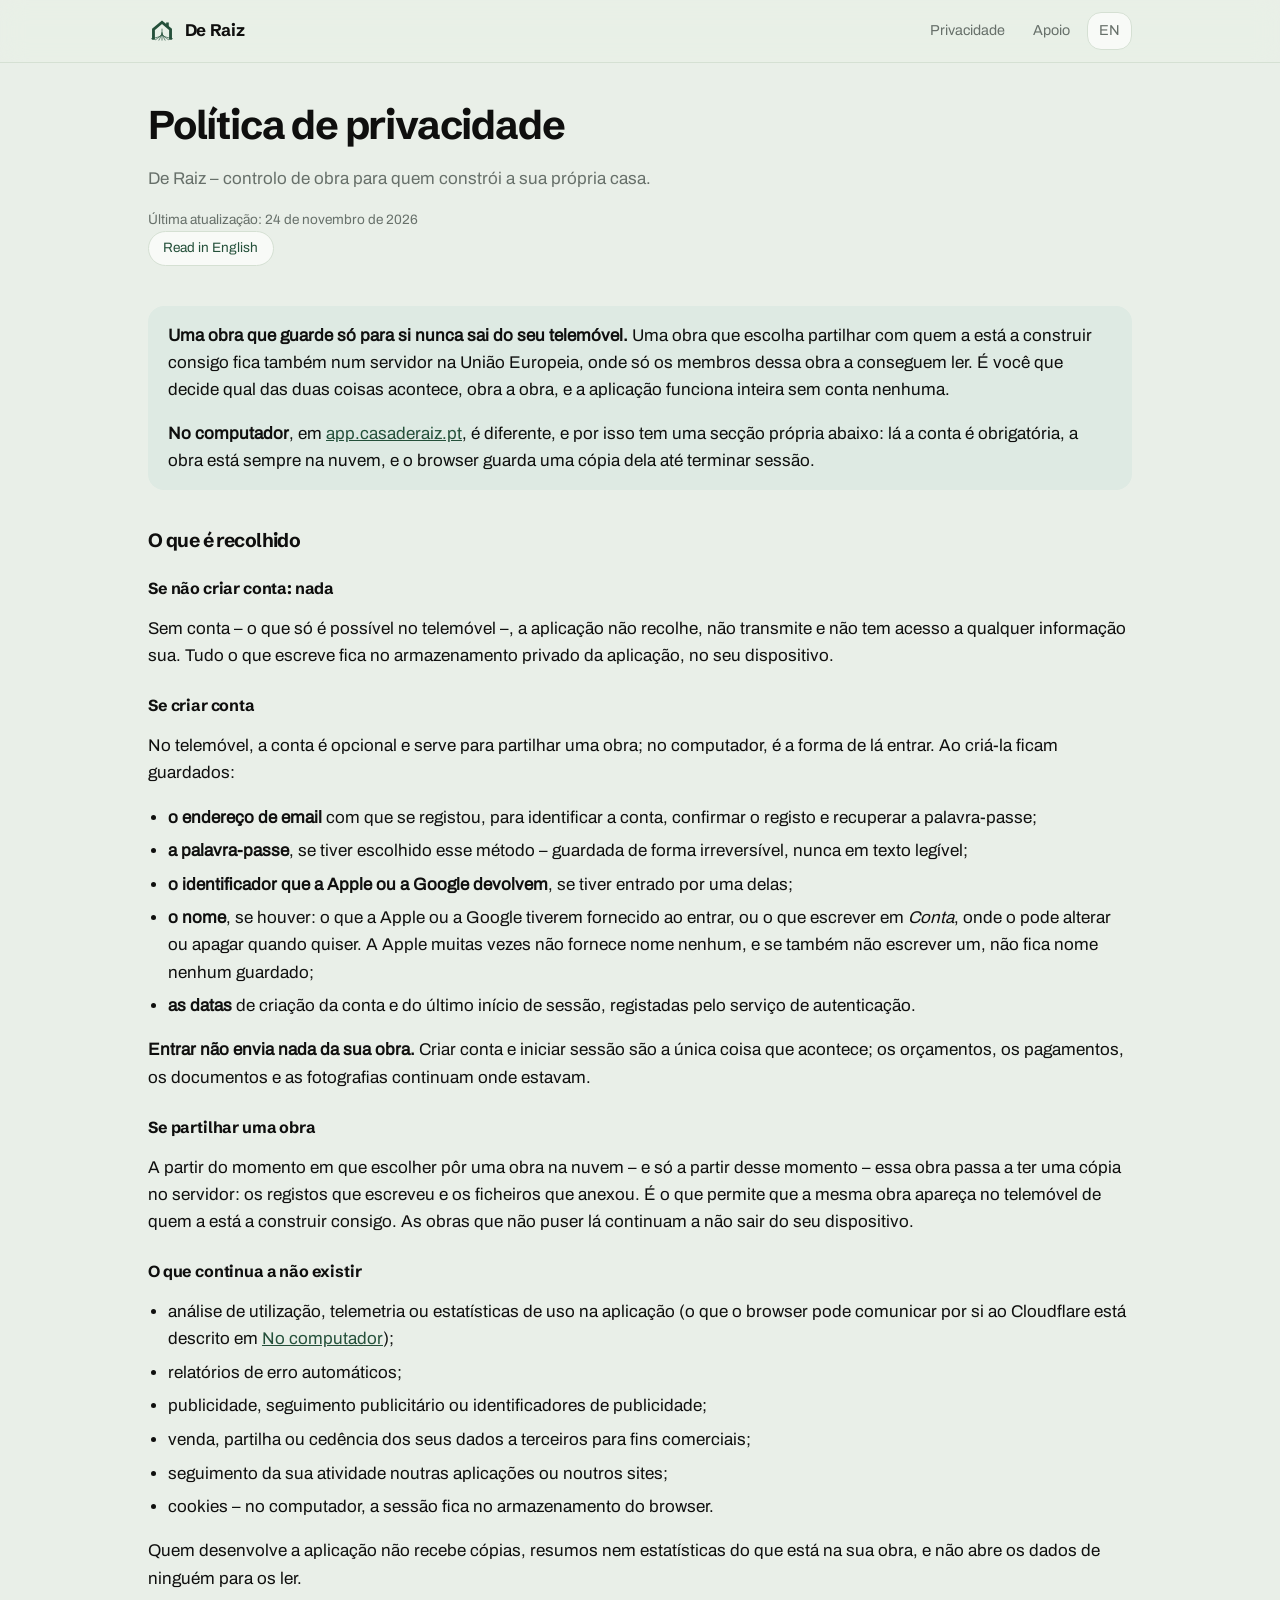
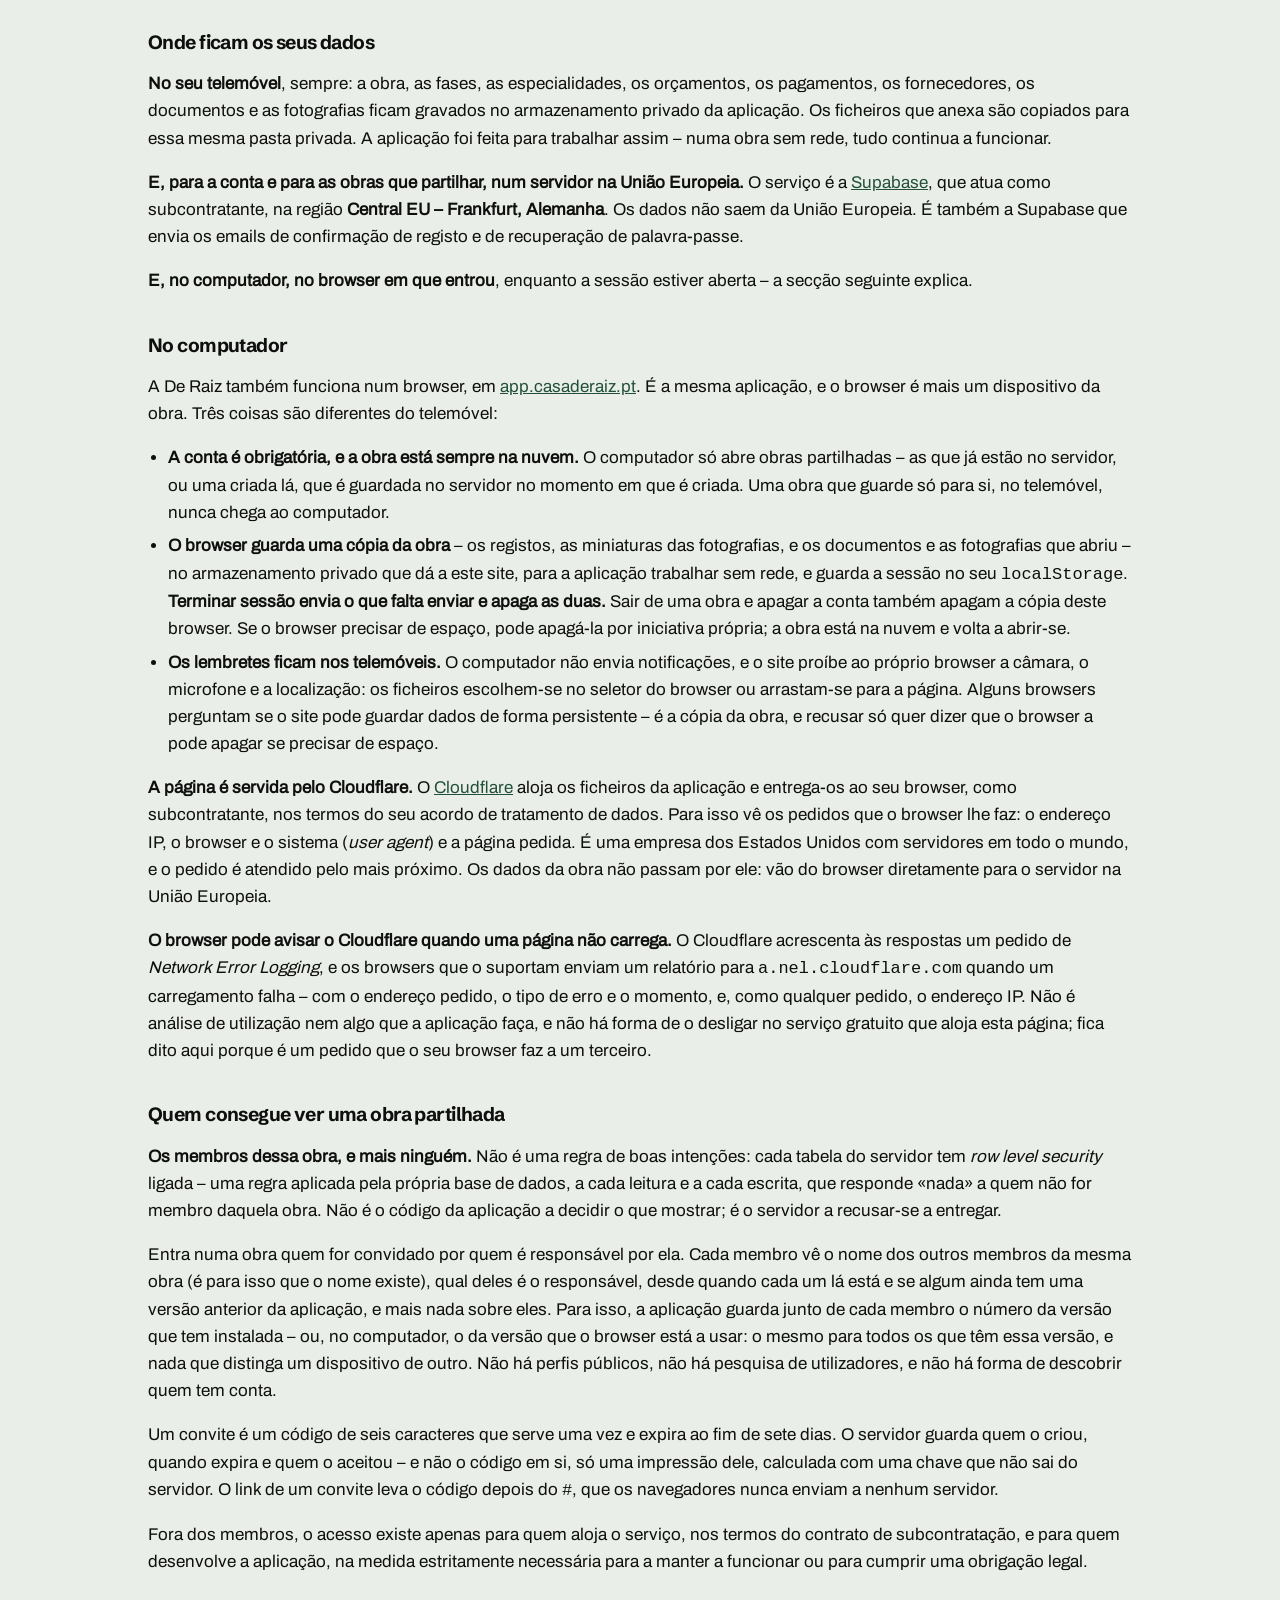
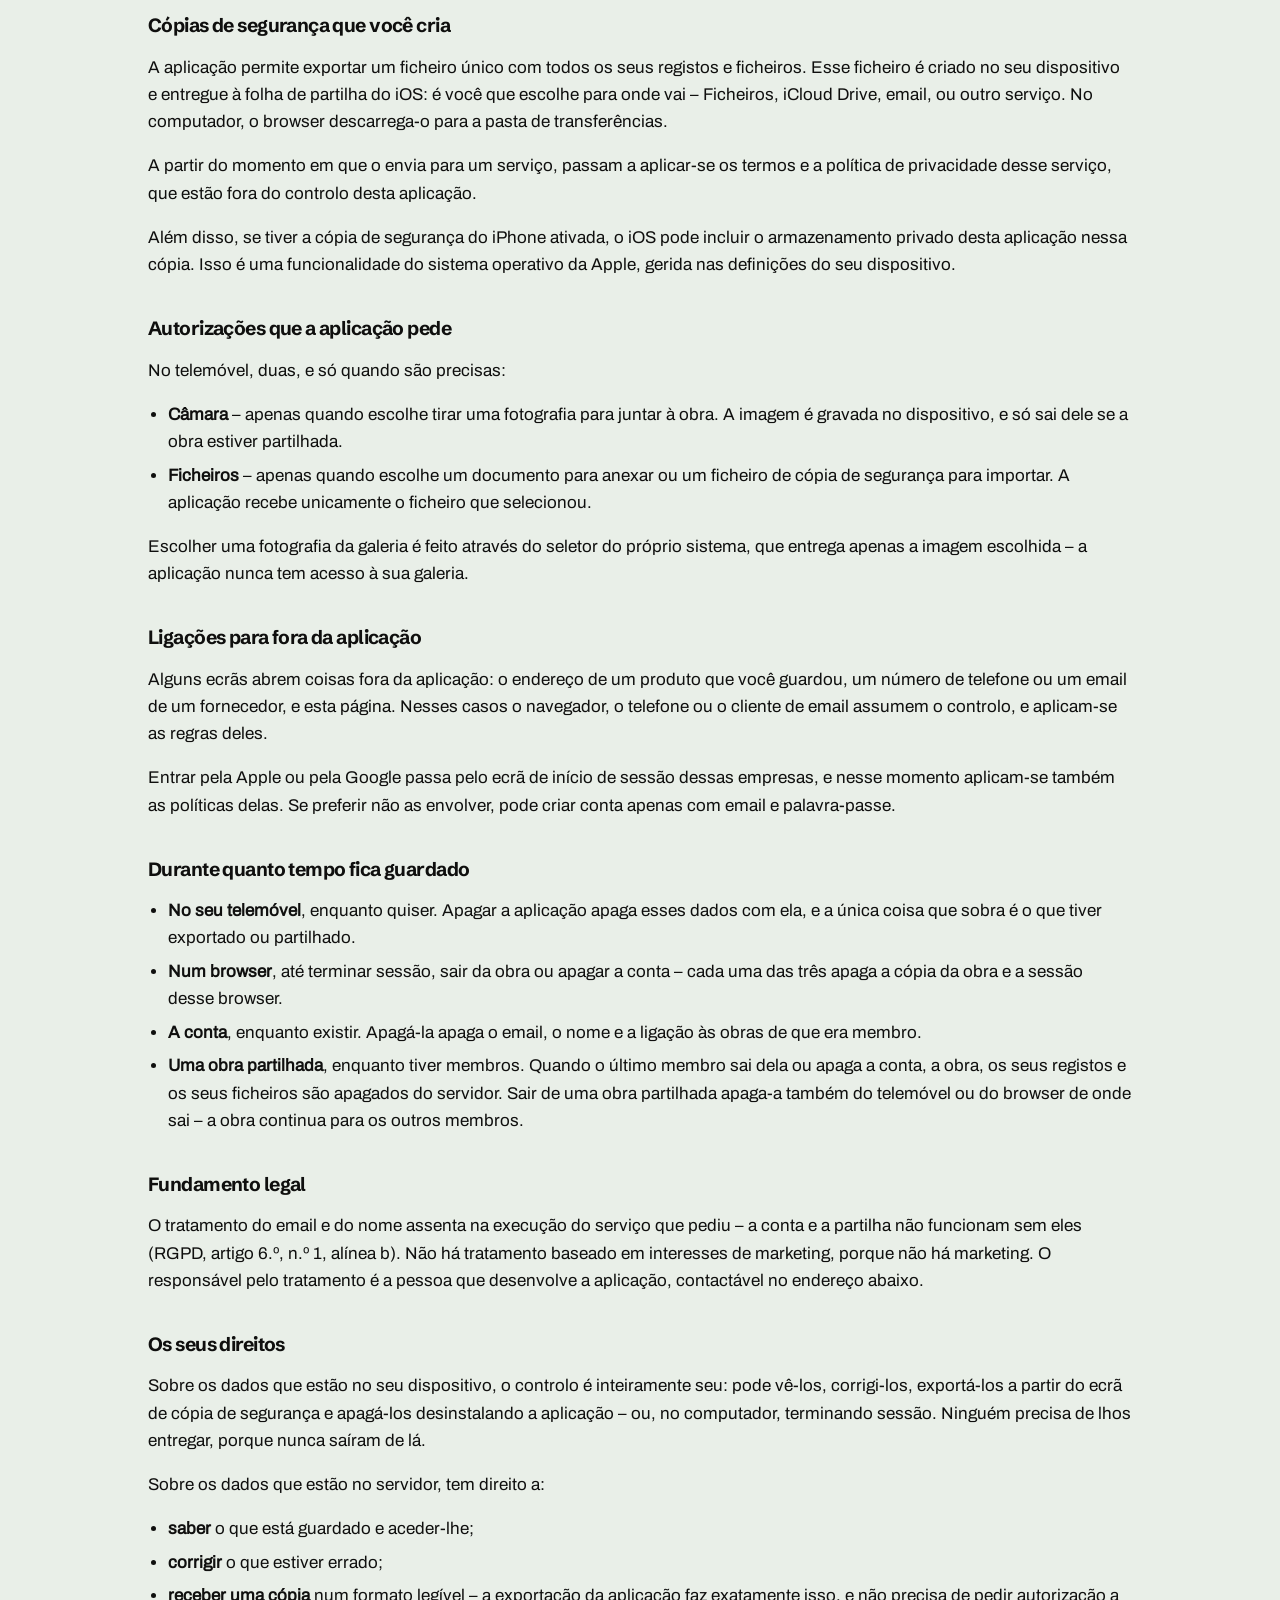
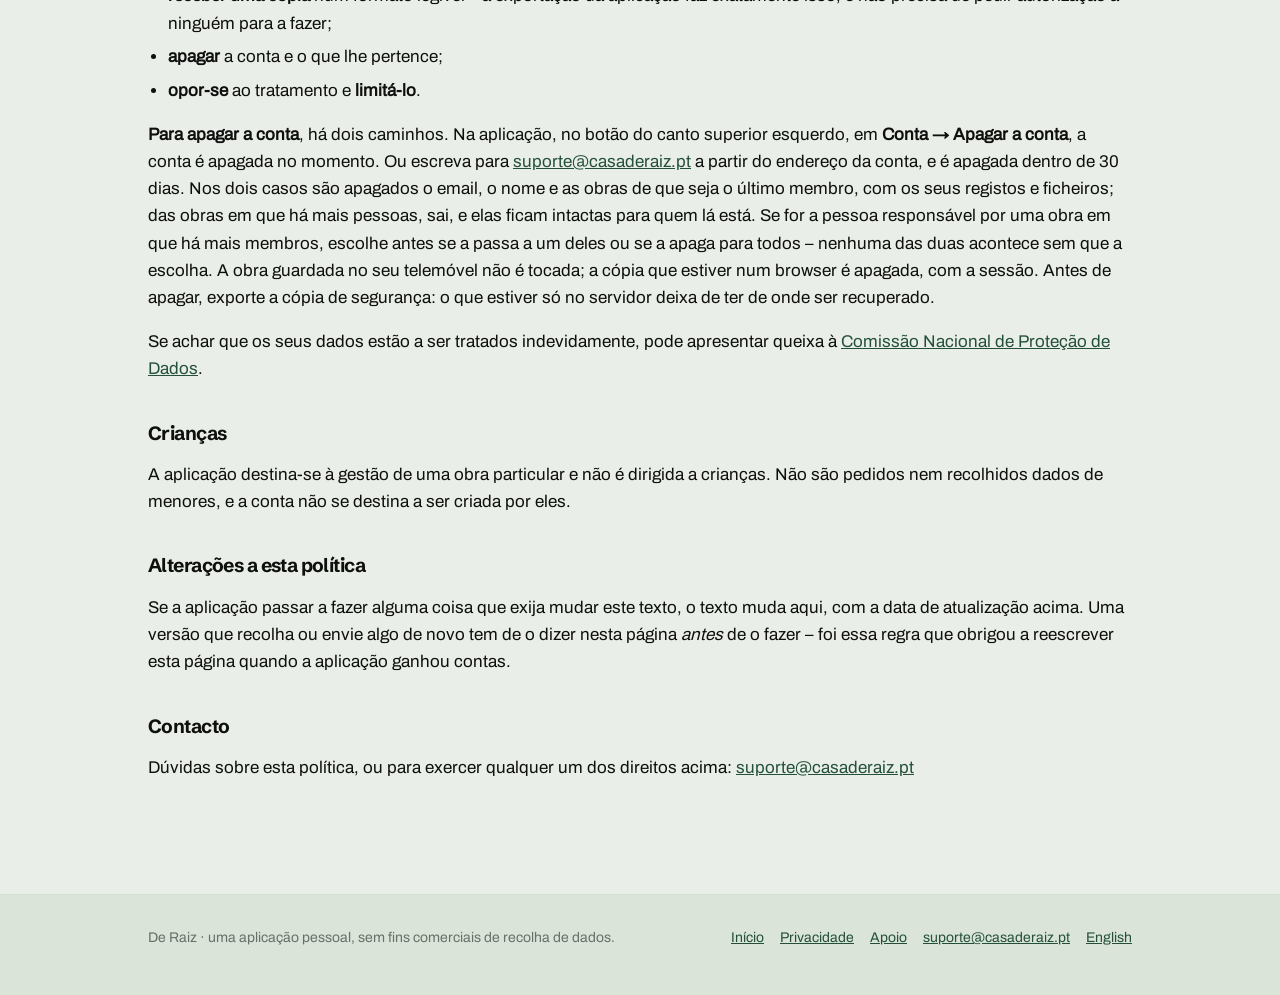
<file: privacidade/index.html>
<!doctype html>
<html lang="pt-PT">
  <head>
    <meta charset="utf-8" />
    <meta name="viewport" content="width=device-width, initial-scale=1" />
    <title>Política de privacidade – De Raiz</title>
    <meta
      name="description"
      content="Uma obra que guarde só para si nunca sai do telemóvel. Uma obra partilhada fica num servidor na União Europeia que só os seus membros conseguem ler."
    />
    <link rel="icon" href="../favicon.png" sizes="64x64" />
    <link rel="icon" href="../favicon.svg" type="image/svg+xml" />
    <link rel="apple-touch-icon" href="../apple-touch-icon.png" />
    <link rel="stylesheet" href="../style.css" />
  </head>
  <body>
    <header class="site-header">
      <div class="inner">
        <a class="brand" href="../">
          <svg viewBox="0 0 128 128" fill="none" stroke="currentColor" aria-hidden="true">
            <path
              d="M25 104V57L64 24l39 33v47"
              stroke-width="13"
              stroke-linejoin="miter"
              stroke-linecap="butt"
            />
            <path d="M89 45V25" stroke-width="12" stroke-linecap="butt" />
            <g stroke-width="3" stroke-linecap="round">
              <path d="M64 55c0 21 0 36 0 51" />
              <path d="M64 72c-3 12-7 21-14 34" />
              <path d="M64 72c3 12 7 21 14 34" />
              <path d="M64 78c-7 10-17 18-30 26" />
              <path d="M64 78c7 10 17 18 30 26" />
              <path d="M64 84c-10 6-26 11-48 15" />
              <path d="M64 84c10 6 26 11 48 15" />
            </g>
          </svg>
          De Raiz
        </a>
        <nav class="site-nav">
          <a href="../privacidade/">Privacidade</a>
          <a href="../apoio/">Apoio</a>
          <a class="lang" href="../privacy/">EN</a>
        </nav>
      </div>
    </header>

    <main class="doc">
      <header>
        <h1>Política de privacidade</h1>
        <p class="lead">De Raiz – controlo de obra para quem constrói a sua própria casa.</p>
        <p class="meta">Última atualização: 24 de novembro de 2026</p>
        <a class="lang" href="../privacy/">Read in English</a>
      </header>

      <div class="callout">
        <p>
          <strong>Uma obra que guarde só para si nunca sai do seu telemóvel.</strong> Uma obra que
          escolha partilhar com quem a está a construir consigo fica também num servidor na União
          Europeia, onde só os membros dessa obra a conseguem ler. É você que decide qual das duas
          coisas acontece, obra a obra, e a aplicação funciona inteira sem conta nenhuma.
        </p>
        <p>
          <strong>No computador</strong>, em
          <a href="https://app.casaderaiz.pt">app.casaderaiz.pt</a>, é diferente, e por isso tem uma
          secção própria abaixo: lá a conta é obrigatória, a obra está sempre na nuvem, e o browser
          guarda uma cópia dela até terminar sessão.
        </p>
      </div>

      <h2>O que é recolhido</h2>

      <h3>Se não criar conta: nada</h3>
      <p>
        Sem conta – o que só é possível no telemóvel –, a aplicação não recolhe, não transmite e não
        tem acesso a qualquer informação sua. Tudo o que escreve fica no armazenamento privado da
        aplicação, no seu dispositivo.
      </p>

      <h3>Se criar conta</h3>
      <p>
        No telemóvel, a conta é opcional e serve para partilhar uma obra; no computador, é a forma
        de lá entrar. Ao criá-la ficam guardados:
      </p>
      <ul>
        <li>
          <strong>o endereço de email</strong> com que se registou, para identificar a conta,
          confirmar o registo e recuperar a palavra-passe;
        </li>
        <li>
          <strong>a palavra-passe</strong>, se tiver escolhido esse método – guardada de forma
          irreversível, nunca em texto legível;
        </li>
        <li>
          <strong>o identificador que a Apple ou a Google devolvem</strong>, se tiver entrado por
          uma delas;
        </li>
        <li>
          <strong>o nome</strong>, se houver: o que a Apple ou a Google tiverem fornecido ao entrar,
          ou o que escrever em <em>Conta</em>, onde o pode alterar ou apagar quando quiser. A Apple
          muitas vezes não fornece nome nenhum, e se também não escrever um, não fica nome nenhum
          guardado;
        </li>
        <li>
          <strong>as datas</strong> de criação da conta e do último início de sessão, registadas
          pelo serviço de autenticação.
        </li>
      </ul>
      <p>
        <strong>Entrar não envia nada da sua obra.</strong> Criar conta e iniciar sessão são a única
        coisa que acontece; os orçamentos, os pagamentos, os documentos e as fotografias continuam
        onde estavam.
      </p>

      <h3>Se partilhar uma obra</h3>
      <p>
        A partir do momento em que escolher pôr uma obra na nuvem – e só a partir desse momento –
        essa obra passa a ter uma cópia no servidor: os registos que escreveu e os ficheiros que
        anexou. É o que permite que a mesma obra apareça no telemóvel de quem a está a construir
        consigo. As obras que não puser lá continuam a não sair do seu dispositivo.
      </p>

      <h3>O que continua a não existir</h3>
      <ul>
        <li>
          análise de utilização, telemetria ou estatísticas de uso na aplicação (o que o browser
          pode comunicar por si ao Cloudflare está descrito em
          <a href="#computador">No computador</a>);
        </li>
        <li>relatórios de erro automáticos;</li>
        <li>publicidade, seguimento publicitário ou identificadores de publicidade;</li>
        <li>venda, partilha ou cedência dos seus dados a terceiros para fins comerciais;</li>
        <li>seguimento da sua atividade noutras aplicações ou noutros sites;</li>
        <li>cookies – no computador, a sessão fica no armazenamento do browser.</li>
      </ul>
      <p>
        Quem desenvolve a aplicação não recebe cópias, resumos nem estatísticas do que está na sua
        obra, e não abre os dados de ninguém para os ler.
      </p>

      <h2>Onde ficam os seus dados</h2>
      <p>
        <strong>No seu telemóvel</strong>, sempre: a obra, as fases, as especialidades, os
        orçamentos, os pagamentos, os fornecedores, os documentos e as fotografias ficam gravados no
        armazenamento privado da aplicação. Os ficheiros que anexa são copiados para essa mesma
        pasta privada. A aplicação foi feita para trabalhar assim – numa obra sem rede, tudo
        continua a funcionar.
      </p>
      <p>
        <strong
          >E, para a conta e para as obras que partilhar, num servidor na União Europeia.</strong
        >
        O serviço é a <a href="https://supabase.com/privacy" rel="noopener">Supabase</a>, que atua
        como subcontratante, na região <strong>Central EU – Frankfurt, Alemanha</strong>. Os dados
        não saem da União Europeia. É também a Supabase que envia os emails de confirmação de
        registo e de recuperação de palavra-passe.
      </p>
      <p>
        <strong>E, no computador, no browser em que entrou</strong>, enquanto a sessão estiver
        aberta – a secção seguinte explica.
      </p>

      <h2 id="computador">No computador</h2>
      <p>
        A De Raiz também funciona num browser, em
        <a href="https://app.casaderaiz.pt">app.casaderaiz.pt</a>. É a mesma aplicação, e o browser
        é mais um dispositivo da obra. Três coisas são diferentes do telemóvel:
      </p>
      <ul>
        <li>
          <strong>A conta é obrigatória, e a obra está sempre na nuvem.</strong> O computador só
          abre obras partilhadas – as que já estão no servidor, ou uma criada lá, que é guardada no
          servidor no momento em que é criada. Uma obra que guarde só para si, no telemóvel, nunca
          chega ao computador.
        </li>
        <li>
          <strong>O browser guarda uma cópia da obra</strong> – os registos, as miniaturas das
          fotografias, e os documentos e as fotografias que abriu – no armazenamento privado que dá
          a este site, para a aplicação trabalhar sem rede, e guarda a sessão no seu
          <code>localStorage</code>.
          <strong>Terminar sessão envia o que falta enviar e apaga as duas.</strong> Sair de uma
          obra e apagar a conta também apagam a cópia deste browser. Se o browser precisar de
          espaço, pode apagá-la por iniciativa própria; a obra está na nuvem e volta a abrir-se.
        </li>
        <li>
          <strong>Os lembretes ficam nos telemóveis.</strong> O computador não envia notificações, e
          o site proíbe ao próprio browser a câmara, o microfone e a localização: os ficheiros
          escolhem-se no seletor do browser ou arrastam-se para a página. Alguns browsers perguntam
          se o site pode guardar dados de forma persistente – é a cópia da obra, e recusar só quer
          dizer que o browser a pode apagar se precisar de espaço.
        </li>
      </ul>
      <p>
        <strong>A página é servida pelo Cloudflare.</strong> O
        <a href="https://www.cloudflare.com/privacypolicy/" rel="noopener">Cloudflare</a> aloja os
        ficheiros da aplicação e entrega-os ao seu browser, como subcontratante, nos termos do seu
        acordo de tratamento de dados. Para isso vê os pedidos que o browser lhe faz: o endereço IP,
        o browser e o sistema (<em>user agent</em>) e a página pedida. É uma empresa dos Estados
        Unidos com servidores em todo o mundo, e o pedido é atendido pelo mais próximo. Os dados da
        obra não passam por ele: vão do browser diretamente para o servidor na União Europeia.
      </p>
      <p>
        <strong>O browser pode avisar o Cloudflare quando uma página não carrega.</strong> O
        Cloudflare acrescenta às respostas um pedido de <em>Network Error Logging</em>, e os
        browsers que o suportam enviam um relatório para <code>a.nel.cloudflare.com</code> quando um
        carregamento falha – com o endereço pedido, o tipo de erro e o momento, e, como qualquer
        pedido, o endereço IP. Não é análise de utilização nem algo que a aplicação faça, e não há
        forma de o desligar no serviço gratuito que aloja esta página; fica dito aqui porque é um
        pedido que o seu browser faz a um terceiro.
      </p>

      <h2>Quem consegue ver uma obra partilhada</h2>
      <p>
        <strong>Os membros dessa obra, e mais ninguém.</strong> Não é uma regra de boas intenções:
        cada tabela do servidor tem <em>row level security</em> ligada – uma regra aplicada pela
        própria base de dados, a cada leitura e a cada escrita, que responde «nada» a quem não for
        membro daquela obra. Não é o código da aplicação a decidir o que mostrar; é o servidor a
        recusar-se a entregar.
      </p>
      <p>
        Entra numa obra quem for convidado por quem é responsável por ela. Cada membro vê o nome dos
        outros membros da mesma obra (é para isso que o nome existe), qual deles é o responsável,
        desde quando cada um lá está e se algum ainda tem uma versão anterior da aplicação, e mais
        nada sobre eles. Para isso, a aplicação guarda junto de cada membro o número da versão que
        tem instalada – ou, no computador, o da versão que o browser está a usar: o mesmo para todos
        os que têm essa versão, e nada que distinga um dispositivo de outro. Não há perfis públicos,
        não há pesquisa de utilizadores, e não há forma de descobrir quem tem conta.
      </p>
      <p>
        Um convite é um código de seis caracteres que serve uma vez e expira ao fim de sete dias. O
        servidor guarda quem o criou, quando expira e quem o aceitou – e não o código em si, só uma
        impressão dele, calculada com uma chave que não sai do servidor. O link de um convite leva o
        código depois do
        <code>#</code>, que os navegadores nunca enviam a nenhum servidor.
      </p>
      <p>
        Fora dos membros, o acesso existe apenas para quem aloja o serviço, nos termos do contrato
        de subcontratação, e para quem desenvolve a aplicação, na medida estritamente necessária
        para a manter a funcionar ou para cumprir uma obrigação legal.
      </p>

      <h2>Cópias de segurança que você cria</h2>
      <p>
        A aplicação permite exportar um ficheiro único com todos os seus registos e ficheiros. Esse
        ficheiro é criado no seu dispositivo e entregue à folha de partilha do iOS: é você que
        escolhe para onde vai – Ficheiros, iCloud Drive, email, ou outro serviço. No computador, o
        browser descarrega-o para a pasta de transferências.
      </p>
      <p>
        A partir do momento em que o envia para um serviço, passam a aplicar-se os termos e a
        política de privacidade desse serviço, que estão fora do controlo desta aplicação.
      </p>
      <p>
        Além disso, se tiver a cópia de segurança do iPhone ativada, o iOS pode incluir o
        armazenamento privado desta aplicação nessa cópia. Isso é uma funcionalidade do sistema
        operativo da Apple, gerida nas definições do seu dispositivo.
      </p>

      <h2>Autorizações que a aplicação pede</h2>
      <p>No telemóvel, duas, e só quando são precisas:</p>
      <ul>
        <li>
          <strong>Câmara</strong> – apenas quando escolhe tirar uma fotografia para juntar à obra. A
          imagem é gravada no dispositivo, e só sai dele se a obra estiver partilhada.
        </li>
        <li>
          <strong>Ficheiros</strong> – apenas quando escolhe um documento para anexar ou um ficheiro
          de cópia de segurança para importar. A aplicação recebe unicamente o ficheiro que
          selecionou.
        </li>
      </ul>
      <p>
        Escolher uma fotografia da galeria é feito através do seletor do próprio sistema, que
        entrega apenas a imagem escolhida – a aplicação nunca tem acesso à sua galeria.
      </p>

      <h2>Ligações para fora da aplicação</h2>
      <p>
        Alguns ecrãs abrem coisas fora da aplicação: o endereço de um produto que você guardou, um
        número de telefone ou um email de um fornecedor, e esta página. Nesses casos o navegador, o
        telefone ou o cliente de email assumem o controlo, e aplicam-se as regras deles.
      </p>
      <p>
        Entrar pela Apple ou pela Google passa pelo ecrã de início de sessão dessas empresas, e
        nesse momento aplicam-se também as políticas delas. Se preferir não as envolver, pode criar
        conta apenas com email e palavra-passe.
      </p>

      <h2>Durante quanto tempo fica guardado</h2>
      <ul>
        <li>
          <strong>No seu telemóvel</strong>, enquanto quiser. Apagar a aplicação apaga esses dados
          com ela, e a única coisa que sobra é o que tiver exportado ou partilhado.
        </li>
        <li>
          <strong>Num browser</strong>, até terminar sessão, sair da obra ou apagar a conta – cada
          uma das três apaga a cópia da obra e a sessão desse browser.
        </li>
        <li>
          <strong>A conta</strong>, enquanto existir. Apagá-la apaga o email, o nome e a ligação às
          obras de que era membro.
        </li>
        <li>
          <strong>Uma obra partilhada</strong>, enquanto tiver membros. Quando o último membro sai
          dela ou apaga a conta, a obra, os seus registos e os seus ficheiros são apagados do
          servidor. Sair de uma obra partilhada apaga-a também do telemóvel ou do browser de onde
          sai – a obra continua para os outros membros.
        </li>
      </ul>

      <h2>Fundamento legal</h2>
      <p>
        O tratamento do email e do nome assenta na execução do serviço que pediu – a conta e a
        partilha não funcionam sem eles (RGPD, artigo 6.º, n.º 1, alínea b). Não há tratamento
        baseado em interesses de marketing, porque não há marketing. O responsável pelo tratamento é
        a pessoa que desenvolve a aplicação, contactável no endereço abaixo.
      </p>

      <h2>Os seus direitos</h2>
      <p>
        Sobre os dados que estão no seu dispositivo, o controlo é inteiramente seu: pode vê-los,
        corrigi-los, exportá-los a partir do ecrã de cópia de segurança e apagá-los desinstalando a
        aplicação – ou, no computador, terminando sessão. Ninguém precisa de lhos entregar, porque
        nunca saíram de lá.
      </p>
      <p>Sobre os dados que estão no servidor, tem direito a:</p>
      <ul>
        <li><strong>saber</strong> o que está guardado e aceder-lhe;</li>
        <li><strong>corrigir</strong> o que estiver errado;</li>
        <li>
          <strong>receber uma cópia</strong> num formato legível – a exportação da aplicação faz
          exatamente isso, e não precisa de pedir autorização a ninguém para a fazer;
        </li>
        <li><strong>apagar</strong> a conta e o que lhe pertence;</li>
        <li><strong>opor-se</strong> ao tratamento e <strong>limitá-lo</strong>.</li>
      </ul>
      <p>
        <strong>Para apagar a conta</strong>, há dois caminhos. Na aplicação, no botão do canto
        superior esquerdo, em <strong>Conta → Apagar a conta</strong>, a conta é apagada no momento.
        Ou escreva para <a href="mailto:suporte@casaderaiz.pt">suporte@casaderaiz.pt</a> a partir do
        endereço da conta, e é apagada dentro de 30 dias. Nos dois casos são apagados o email, o
        nome e as obras de que seja o último membro, com os seus registos e ficheiros; das obras em
        que há mais pessoas, sai, e elas ficam intactas para quem lá está. Se for a pessoa
        responsável por uma obra em que há mais membros, escolhe antes se a passa a um deles ou se a
        apaga para todos – nenhuma das duas acontece sem que a escolha. A obra guardada no seu
        telemóvel não é tocada; a cópia que estiver num browser é apagada, com a sessão. Antes de
        apagar, exporte a cópia de segurança: o que estiver só no servidor deixa de ter de onde ser
        recuperado.
      </p>
      <p>
        Se achar que os seus dados estão a ser tratados indevidamente, pode apresentar queixa à
        <a href="https://www.cnpd.pt/" rel="noopener">Comissão Nacional de Proteção de Dados</a>.
      </p>

      <h2>Crianças</h2>
      <p>
        A aplicação destina-se à gestão de uma obra particular e não é dirigida a crianças. Não são
        pedidos nem recolhidos dados de menores, e a conta não se destina a ser criada por eles.
      </p>

      <h2>Alterações a esta política</h2>
      <p>
        Se a aplicação passar a fazer alguma coisa que exija mudar este texto, o texto muda aqui,
        com a data de atualização acima. Uma versão que recolha ou envie algo de novo tem de o dizer
        nesta página <em>antes</em> de o fazer – foi essa regra que obrigou a reescrever esta página
        quando a aplicação ganhou contas.
      </p>

      <h2>Contacto</h2>
      <p>
        Dúvidas sobre esta política, ou para exercer qualquer um dos direitos acima:
        <a href="mailto:suporte@casaderaiz.pt">suporte@casaderaiz.pt</a>
      </p>
    </main>

    <footer class="site-footer">
      <div class="inner">
        <span>De Raiz · uma aplicação pessoal, sem fins comerciais de recolha de dados.</span>
        <nav>
          <a href="../">Início</a>
          <a href="../privacidade/">Privacidade</a>
          <a href="../apoio/">Apoio</a>
          <a href="mailto:suporte@casaderaiz.pt">suporte@casaderaiz.pt</a>
          <a href="../en/">English</a>
        </nav>
      </div>
    </footer>
  </body>
</html>
</file>
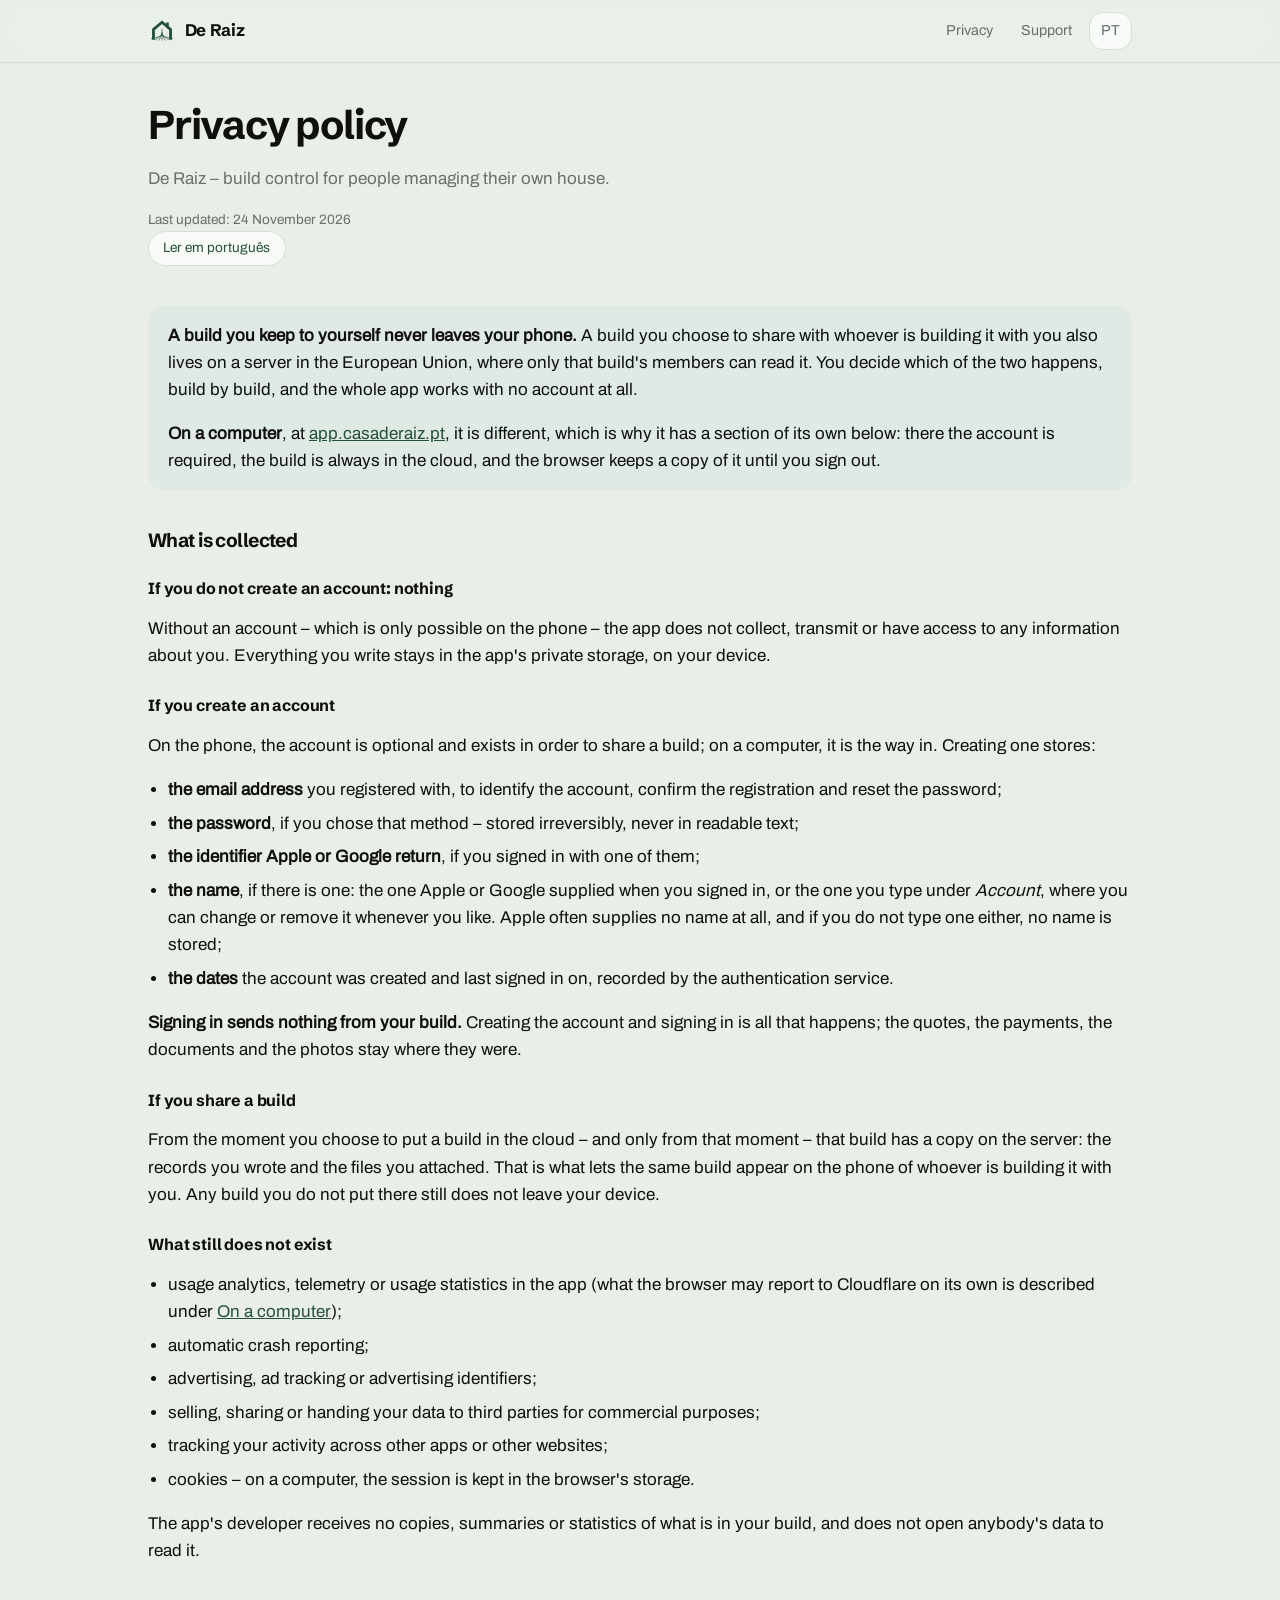
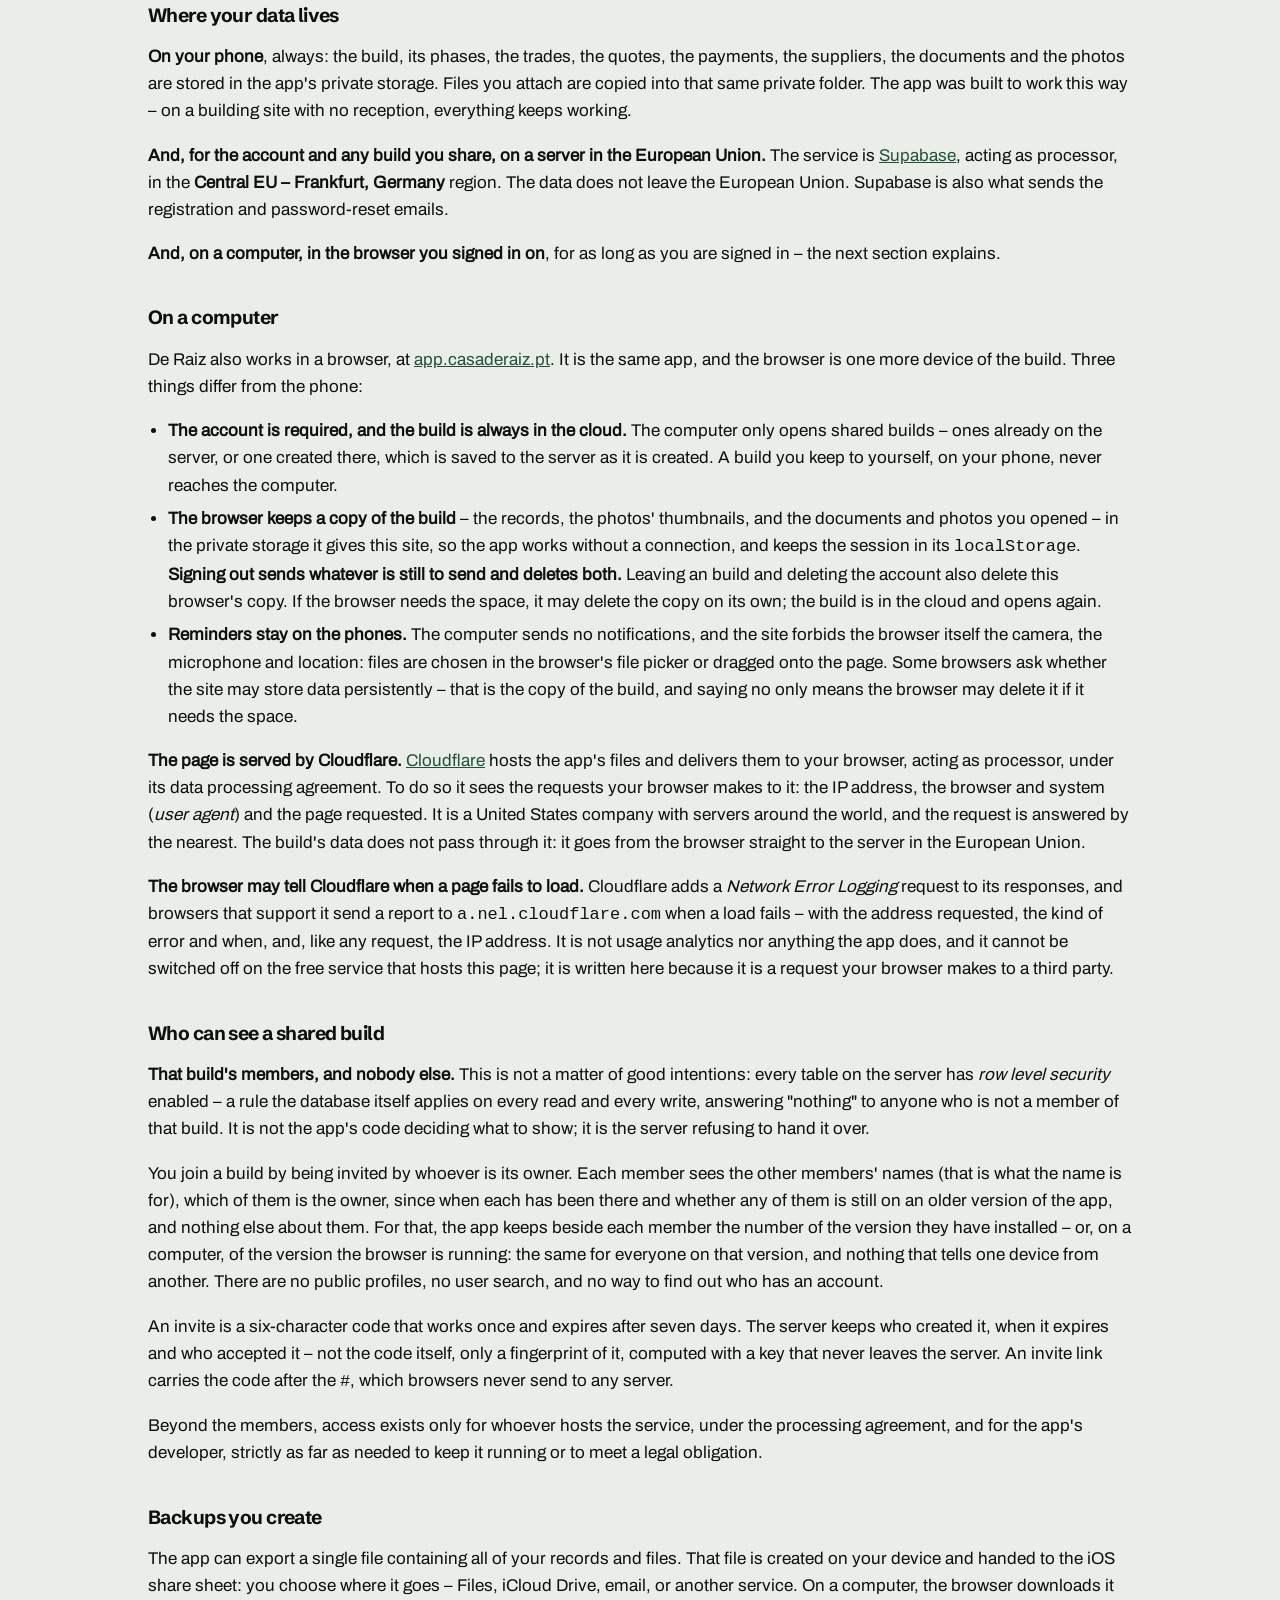
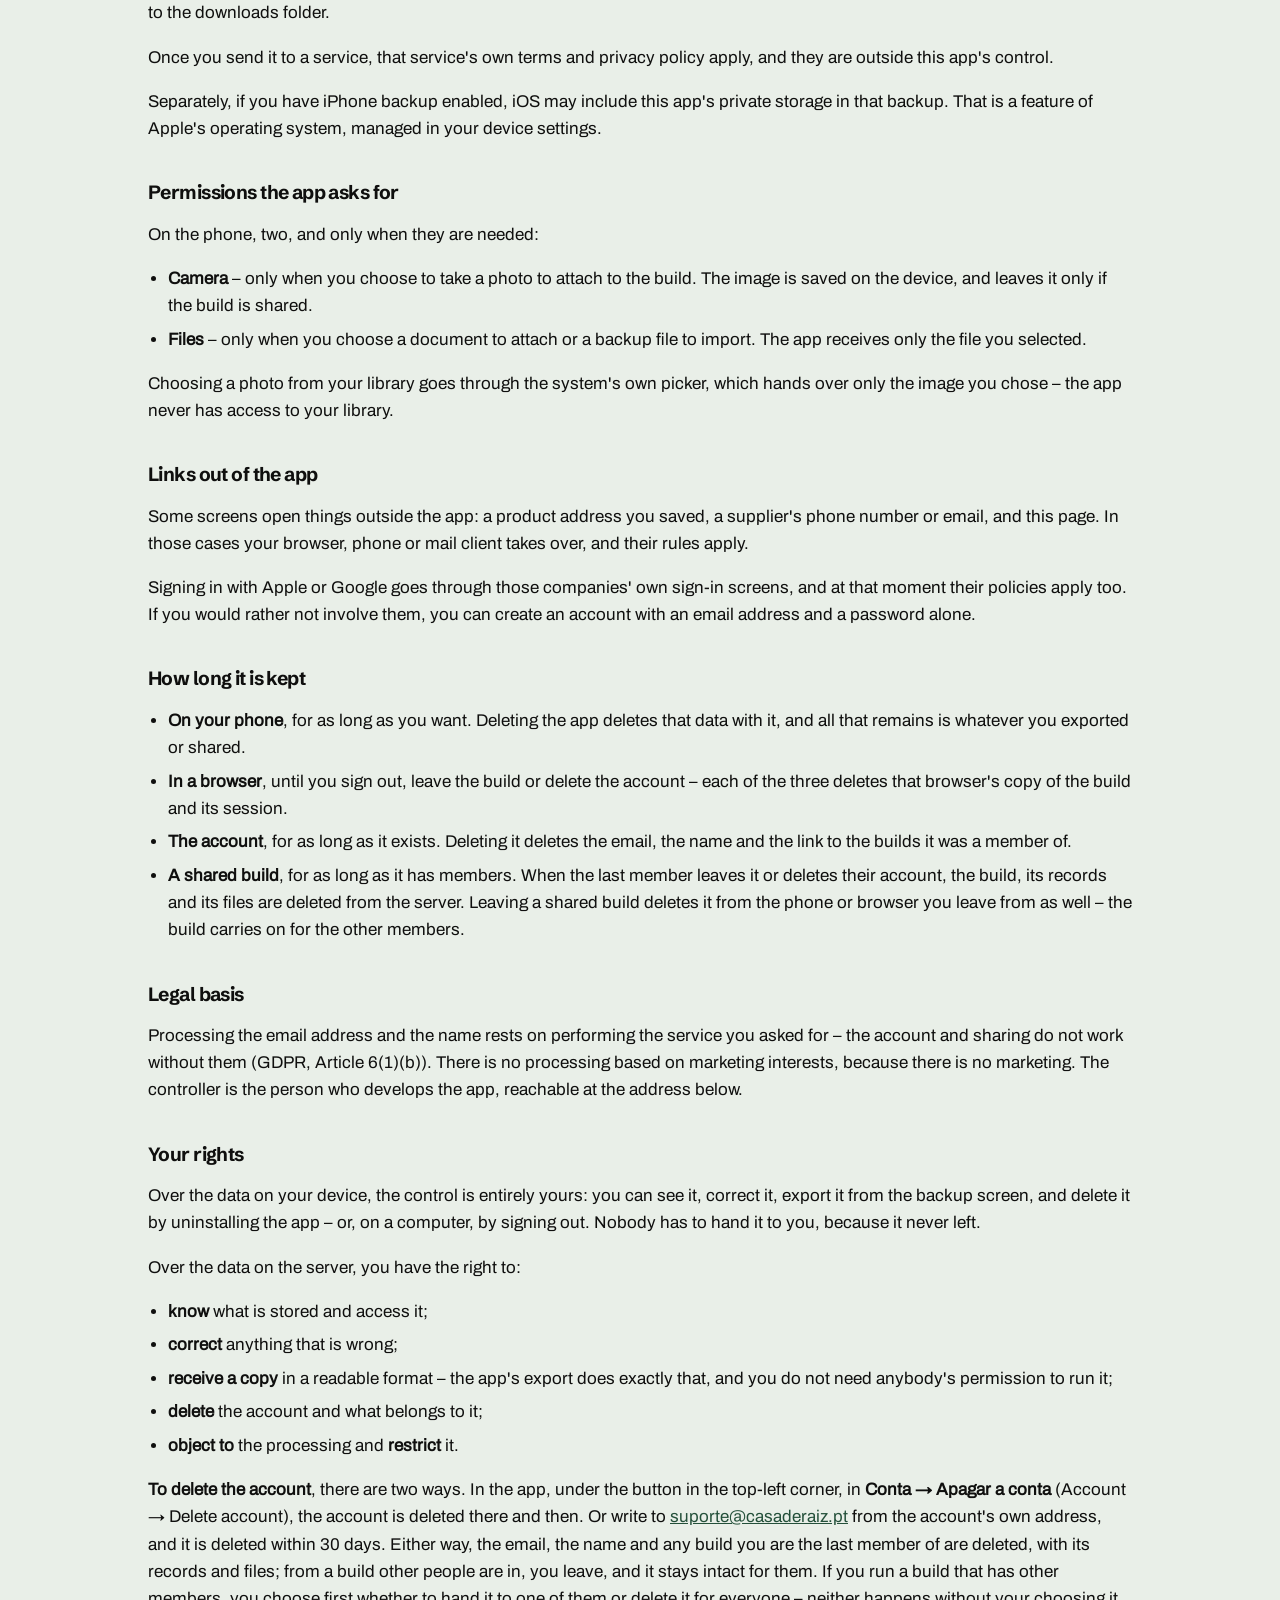
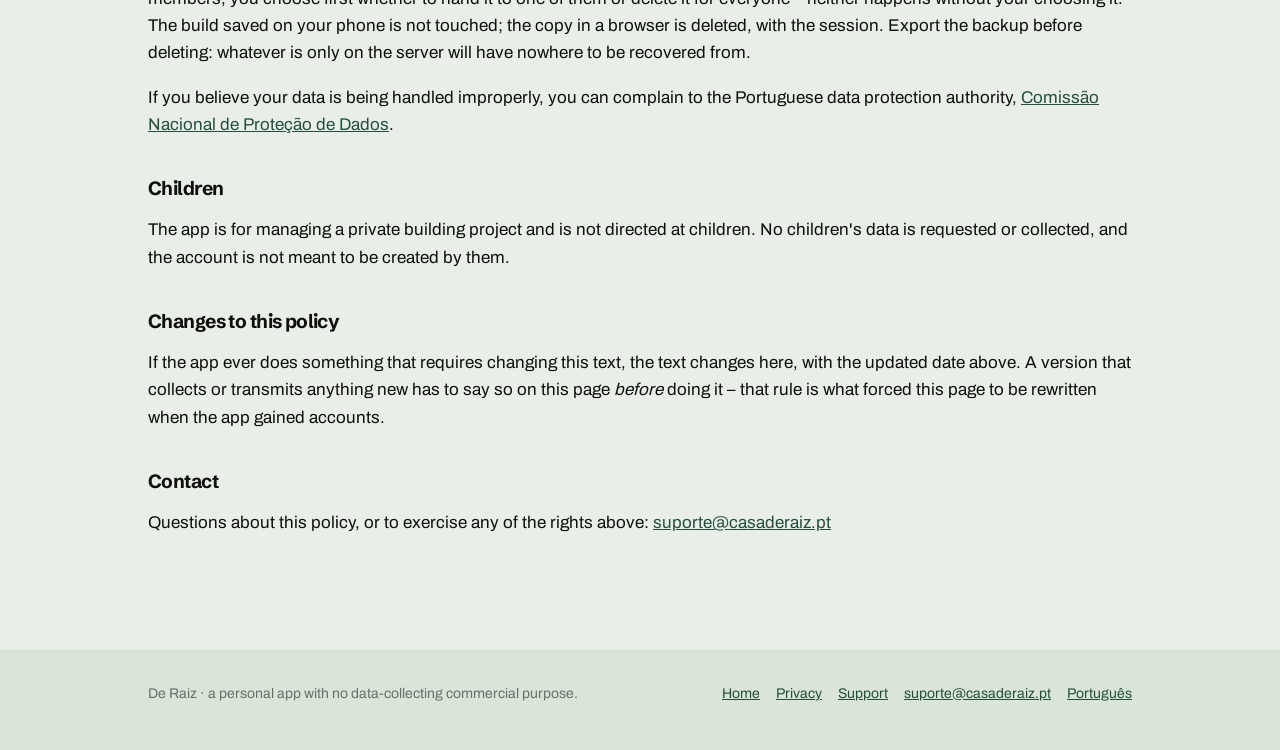
<file: privacy/index.html>
<!doctype html>
<html lang="en">
  <head>
    <meta charset="utf-8" />
    <meta name="viewport" content="width=device-width, initial-scale=1" />
    <title>Privacy policy – De Raiz</title>
    <meta
      name="description"
      content="A build you keep to yourself never leaves your phone. A build you share lives on a server in the European Union that only its members can read."
    />
    <link rel="icon" href="../favicon.png" sizes="64x64" />
    <link rel="icon" href="../favicon.svg" type="image/svg+xml" />
    <link rel="apple-touch-icon" href="../apple-touch-icon.png" />
    <link rel="stylesheet" href="../style.css" />
  </head>
  <body>
    <header class="site-header">
      <div class="inner">
        <a class="brand" href="../en/">
          <svg viewBox="0 0 128 128" fill="none" stroke="currentColor" aria-hidden="true">
            <path
              d="M25 104V57L64 24l39 33v47"
              stroke-width="13"
              stroke-linejoin="miter"
              stroke-linecap="butt"
            />
            <path d="M89 45V25" stroke-width="12" stroke-linecap="butt" />
            <g stroke-width="3" stroke-linecap="round">
              <path d="M64 55c0 21 0 36 0 51" />
              <path d="M64 72c-3 12-7 21-14 34" />
              <path d="M64 72c3 12 7 21 14 34" />
              <path d="M64 78c-7 10-17 18-30 26" />
              <path d="M64 78c7 10 17 18 30 26" />
              <path d="M64 84c-10 6-26 11-48 15" />
              <path d="M64 84c10 6 26 11 48 15" />
            </g>
          </svg>
          De Raiz
        </a>
        <nav class="site-nav">
          <a href="../privacy/">Privacy</a>
          <a href="../support/">Support</a>
          <a class="lang" href="../privacidade/">PT</a>
        </nav>
      </div>
    </header>

    <main class="doc">
      <header>
        <h1>Privacy policy</h1>
        <p class="lead">De Raiz – build control for people managing their own house.</p>
        <p class="meta">Last updated: 24 November 2026</p>
        <a class="lang" href="../privacidade/">Ler em português</a>
      </header>

      <div class="callout">
        <p>
          <strong>A build you keep to yourself never leaves your phone.</strong> A build you choose
          to share with whoever is building it with you also lives on a server in the European
          Union, where only that build's members can read it. You decide which of the two happens,
          build by build, and the whole app works with no account at all.
        </p>
        <p>
          <strong>On a computer</strong>, at
          <a href="https://app.casaderaiz.pt">app.casaderaiz.pt</a>, it is different, which is why
          it has a section of its own below: there the account is required, the build is always in
          the cloud, and the browser keeps a copy of it until you sign out.
        </p>
      </div>

      <h2>What is collected</h2>

      <h3>If you do not create an account: nothing</h3>
      <p>
        Without an account – which is only possible on the phone – the app does not collect,
        transmit or have access to any information about you. Everything you write stays in the
        app's private storage, on your device.
      </p>

      <h3>If you create an account</h3>
      <p>
        On the phone, the account is optional and exists in order to share a build; on a computer,
        it is the way in. Creating one stores:
      </p>
      <ul>
        <li>
          <strong>the email address</strong> you registered with, to identify the account, confirm
          the registration and reset the password;
        </li>
        <li>
          <strong>the password</strong>, if you chose that method – stored irreversibly, never in
          readable text;
        </li>
        <li>
          <strong>the identifier Apple or Google return</strong>, if you signed in with one of them;
        </li>
        <li>
          <strong>the name</strong>, if there is one: the one Apple or Google supplied when you
          signed in, or the one you type under <em>Account</em>, where you can change or remove it
          whenever you like. Apple often supplies no name at all, and if you do not type one either,
          no name is stored;
        </li>
        <li>
          <strong>the dates</strong> the account was created and last signed in on, recorded by the
          authentication service.
        </li>
      </ul>
      <p>
        <strong>Signing in sends nothing from your build.</strong> Creating the account and signing
        in is all that happens; the quotes, the payments, the documents and the photos stay where
        they were.
      </p>

      <h3>If you share a build</h3>
      <p>
        From the moment you choose to put a build in the cloud – and only from that moment – that
        build has a copy on the server: the records you wrote and the files you attached. That is
        what lets the same build appear on the phone of whoever is building it with you. Any build
        you do not put there still does not leave your device.
      </p>

      <h3>What still does not exist</h3>
      <ul>
        <li>
          usage analytics, telemetry or usage statistics in the app (what the browser may report to
          Cloudflare on its own is described under <a href="#computer">On a computer</a>);
        </li>
        <li>automatic crash reporting;</li>
        <li>advertising, ad tracking or advertising identifiers;</li>
        <li>selling, sharing or handing your data to third parties for commercial purposes;</li>
        <li>tracking your activity across other apps or other websites;</li>
        <li>cookies – on a computer, the session is kept in the browser's storage.</li>
      </ul>
      <p>
        The app's developer receives no copies, summaries or statistics of what is in your build,
        and does not open anybody's data to read it.
      </p>

      <h2>Where your data lives</h2>
      <p>
        <strong>On your phone</strong>, always: the build, its phases, the trades, the quotes, the
        payments, the suppliers, the documents and the photos are stored in the app's private
        storage. Files you attach are copied into that same private folder. The app was built to
        work this way – on a building site with no reception, everything keeps working.
      </p>
      <p>
        <strong
          >And, for the account and any build you share, on a server in the European Union.</strong
        >
        The service is <a href="https://supabase.com/privacy" rel="noopener">Supabase</a>, acting as
        processor, in the <strong>Central EU – Frankfurt, Germany</strong> region. The data does not
        leave the European Union. Supabase is also what sends the registration and password-reset
        emails.
      </p>
      <p>
        <strong>And, on a computer, in the browser you signed in on</strong>, for as long as you are
        signed in – the next section explains.
      </p>

      <h2 id="computer">On a computer</h2>
      <p>
        De Raiz also works in a browser, at
        <a href="https://app.casaderaiz.pt">app.casaderaiz.pt</a>. It is the same app, and the
        browser is one more device of the build. Three things differ from the phone:
      </p>
      <ul>
        <li>
          <strong>The account is required, and the build is always in the cloud.</strong> The
          computer only opens shared builds – ones already on the server, or one created there,
          which is saved to the server as it is created. A build you keep to yourself, on your
          phone, never reaches the computer.
        </li>
        <li>
          <strong>The browser keeps a copy of the build</strong> – the records, the photos'
          thumbnails, and the documents and photos you opened – in the private storage it gives this
          site, so the app works without a connection, and keeps the session in its
          <code>localStorage</code>.
          <strong>Signing out sends whatever is still to send and deletes both.</strong> Leaving an
          build and deleting the account also delete this browser's copy. If the browser needs the
          space, it may delete the copy on its own; the build is in the cloud and opens again.
        </li>
        <li>
          <strong>Reminders stay on the phones.</strong> The computer sends no notifications, and
          the site forbids the browser itself the camera, the microphone and location: files are
          chosen in the browser's file picker or dragged onto the page. Some browsers ask whether
          the site may store data persistently – that is the copy of the build, and saying no only
          means the browser may delete it if it needs the space.
        </li>
      </ul>
      <p>
        <strong>The page is served by Cloudflare.</strong>
        <a href="https://www.cloudflare.com/privacypolicy/" rel="noopener">Cloudflare</a> hosts the
        app's files and delivers them to your browser, acting as processor, under its data
        processing agreement. To do so it sees the requests your browser makes to it: the IP
        address, the browser and system (<em>user agent</em>) and the page requested. It is a United
        States company with servers around the world, and the request is answered by the nearest.
        The build's data does not pass through it: it goes from the browser straight to the server
        in the European Union.
      </p>
      <p>
        <strong>The browser may tell Cloudflare when a page fails to load.</strong> Cloudflare adds
        a <em>Network Error Logging</em> request to its responses, and browsers that support it send
        a report to <code>a.nel.cloudflare.com</code> when a load fails – with the address
        requested, the kind of error and when, and, like any request, the IP address. It is not
        usage analytics nor anything the app does, and it cannot be switched off on the free service
        that hosts this page; it is written here because it is a request your browser makes to a
        third party.
      </p>

      <h2>Who can see a shared build</h2>
      <p>
        <strong>That build's members, and nobody else.</strong> This is not a matter of good
        intentions: every table on the server has <em>row level security</em> enabled – a rule the
        database itself applies on every read and every write, answering "nothing" to anyone who is
        not a member of that build. It is not the app's code deciding what to show; it is the server
        refusing to hand it over.
      </p>
      <p>
        You join a build by being invited by whoever is its owner. Each member sees the other
        members' names (that is what the name is for), which of them is the owner, since when each
        has been there and whether any of them is still on an older version of the app, and nothing
        else about them. For that, the app keeps beside each member the number of the version they
        have installed – or, on a computer, of the version the browser is running: the same for
        everyone on that version, and nothing that tells one device from another. There are no
        public profiles, no user search, and no way to find out who has an account.
      </p>
      <p>
        An invite is a six-character code that works once and expires after seven days. The server
        keeps who created it, when it expires and who accepted it – not the code itself, only a
        fingerprint of it, computed with a key that never leaves the server. An invite link carries
        the code after the
        <code>#</code>, which browsers never send to any server.
      </p>
      <p>
        Beyond the members, access exists only for whoever hosts the service, under the processing
        agreement, and for the app's developer, strictly as far as needed to keep it running or to
        meet a legal obligation.
      </p>

      <h2>Backups you create</h2>
      <p>
        The app can export a single file containing all of your records and files. That file is
        created on your device and handed to the iOS share sheet: you choose where it goes – Files,
        iCloud Drive, email, or another service. On a computer, the browser downloads it to the
        downloads folder.
      </p>
      <p>
        Once you send it to a service, that service's own terms and privacy policy apply, and they
        are outside this app's control.
      </p>
      <p>
        Separately, if you have iPhone backup enabled, iOS may include this app's private storage in
        that backup. That is a feature of Apple's operating system, managed in your device settings.
      </p>

      <h2>Permissions the app asks for</h2>
      <p>On the phone, two, and only when they are needed:</p>
      <ul>
        <li>
          <strong>Camera</strong> – only when you choose to take a photo to attach to the build. The
          image is saved on the device, and leaves it only if the build is shared.
        </li>
        <li>
          <strong>Files</strong> – only when you choose a document to attach or a backup file to
          import. The app receives only the file you selected.
        </li>
      </ul>
      <p>
        Choosing a photo from your library goes through the system's own picker, which hands over
        only the image you chose – the app never has access to your library.
      </p>

      <h2>Links out of the app</h2>
      <p>
        Some screens open things outside the app: a product address you saved, a supplier's phone
        number or email, and this page. In those cases your browser, phone or mail client takes
        over, and their rules apply.
      </p>
      <p>
        Signing in with Apple or Google goes through those companies' own sign-in screens, and at
        that moment their policies apply too. If you would rather not involve them, you can create
        an account with an email address and a password alone.
      </p>

      <h2>How long it is kept</h2>
      <ul>
        <li>
          <strong>On your phone</strong>, for as long as you want. Deleting the app deletes that
          data with it, and all that remains is whatever you exported or shared.
        </li>
        <li>
          <strong>In a browser</strong>, until you sign out, leave the build or delete the account –
          each of the three deletes that browser's copy of the build and its session.
        </li>
        <li>
          <strong>The account</strong>, for as long as it exists. Deleting it deletes the email, the
          name and the link to the builds it was a member of.
        </li>
        <li>
          <strong>A shared build</strong>, for as long as it has members. When the last member
          leaves it or deletes their account, the build, its records and its files are deleted from
          the server. Leaving a shared build deletes it from the phone or browser you leave from as
          well – the build carries on for the other members.
        </li>
      </ul>

      <h2>Legal basis</h2>
      <p>
        Processing the email address and the name rests on performing the service you asked for –
        the account and sharing do not work without them (GDPR, Article 6(1)(b)). There is no
        processing based on marketing interests, because there is no marketing. The controller is
        the person who develops the app, reachable at the address below.
      </p>

      <h2>Your rights</h2>
      <p>
        Over the data on your device, the control is entirely yours: you can see it, correct it,
        export it from the backup screen, and delete it by uninstalling the app – or, on a computer,
        by signing out. Nobody has to hand it to you, because it never left.
      </p>
      <p>Over the data on the server, you have the right to:</p>
      <ul>
        <li><strong>know</strong> what is stored and access it;</li>
        <li><strong>correct</strong> anything that is wrong;</li>
        <li>
          <strong>receive a copy</strong> in a readable format – the app's export does exactly that,
          and you do not need anybody's permission to run it;
        </li>
        <li><strong>delete</strong> the account and what belongs to it;</li>
        <li><strong>object to</strong> the processing and <strong>restrict</strong> it.</li>
      </ul>
      <p>
        <strong>To delete the account</strong>, there are two ways. In the app, under the button in
        the top-left corner, in <strong>Conta → Apagar a conta</strong> (Account → Delete account),
        the account is deleted there and then. Or write to
        <a href="mailto:suporte@casaderaiz.pt">suporte@casaderaiz.pt</a> from the account's own
        address, and it is deleted within 30 days. Either way, the email, the name and any build you
        are the last member of are deleted, with its records and files; from a build other people
        are in, you leave, and it stays intact for them. If you run a build that has other members,
        you choose first whether to hand it to one of them or delete it for everyone – neither
        happens without your choosing it. The build saved on your phone is not touched; the copy in
        a browser is deleted, with the session. Export the backup before deleting: whatever is only
        on the server will have nowhere to be recovered from.
      </p>
      <p>
        If you believe your data is being handled improperly, you can complain to the Portuguese
        data protection authority,
        <a href="https://www.cnpd.pt/" rel="noopener">Comissão Nacional de Proteção de Dados</a>.
      </p>

      <h2>Children</h2>
      <p>
        The app is for managing a private building project and is not directed at children. No
        children's data is requested or collected, and the account is not meant to be created by
        them.
      </p>

      <h2>Changes to this policy</h2>
      <p>
        If the app ever does something that requires changing this text, the text changes here, with
        the updated date above. A version that collects or transmits anything new has to say so on
        this page <em>before</em> doing it – that rule is what forced this page to be rewritten when
        the app gained accounts.
      </p>

      <h2>Contact</h2>
      <p>
        Questions about this policy, or to exercise any of the rights above:
        <a href="mailto:suporte@casaderaiz.pt">suporte@casaderaiz.pt</a>
      </p>
    </main>

    <footer class="site-footer">
      <div class="inner">
        <span>De Raiz · a personal app with no data-collecting commercial purpose.</span>
        <nav>
          <a href="../en/">Home</a>
          <a href="../privacy/">Privacy</a>
          <a href="../support/">Support</a>
          <a href="mailto:suporte@casaderaiz.pt">suporte@casaderaiz.pt</a>
          <a href="../">Português</a>
        </nav>
      </div>
    </footer>
  </body>
</html>
</file>
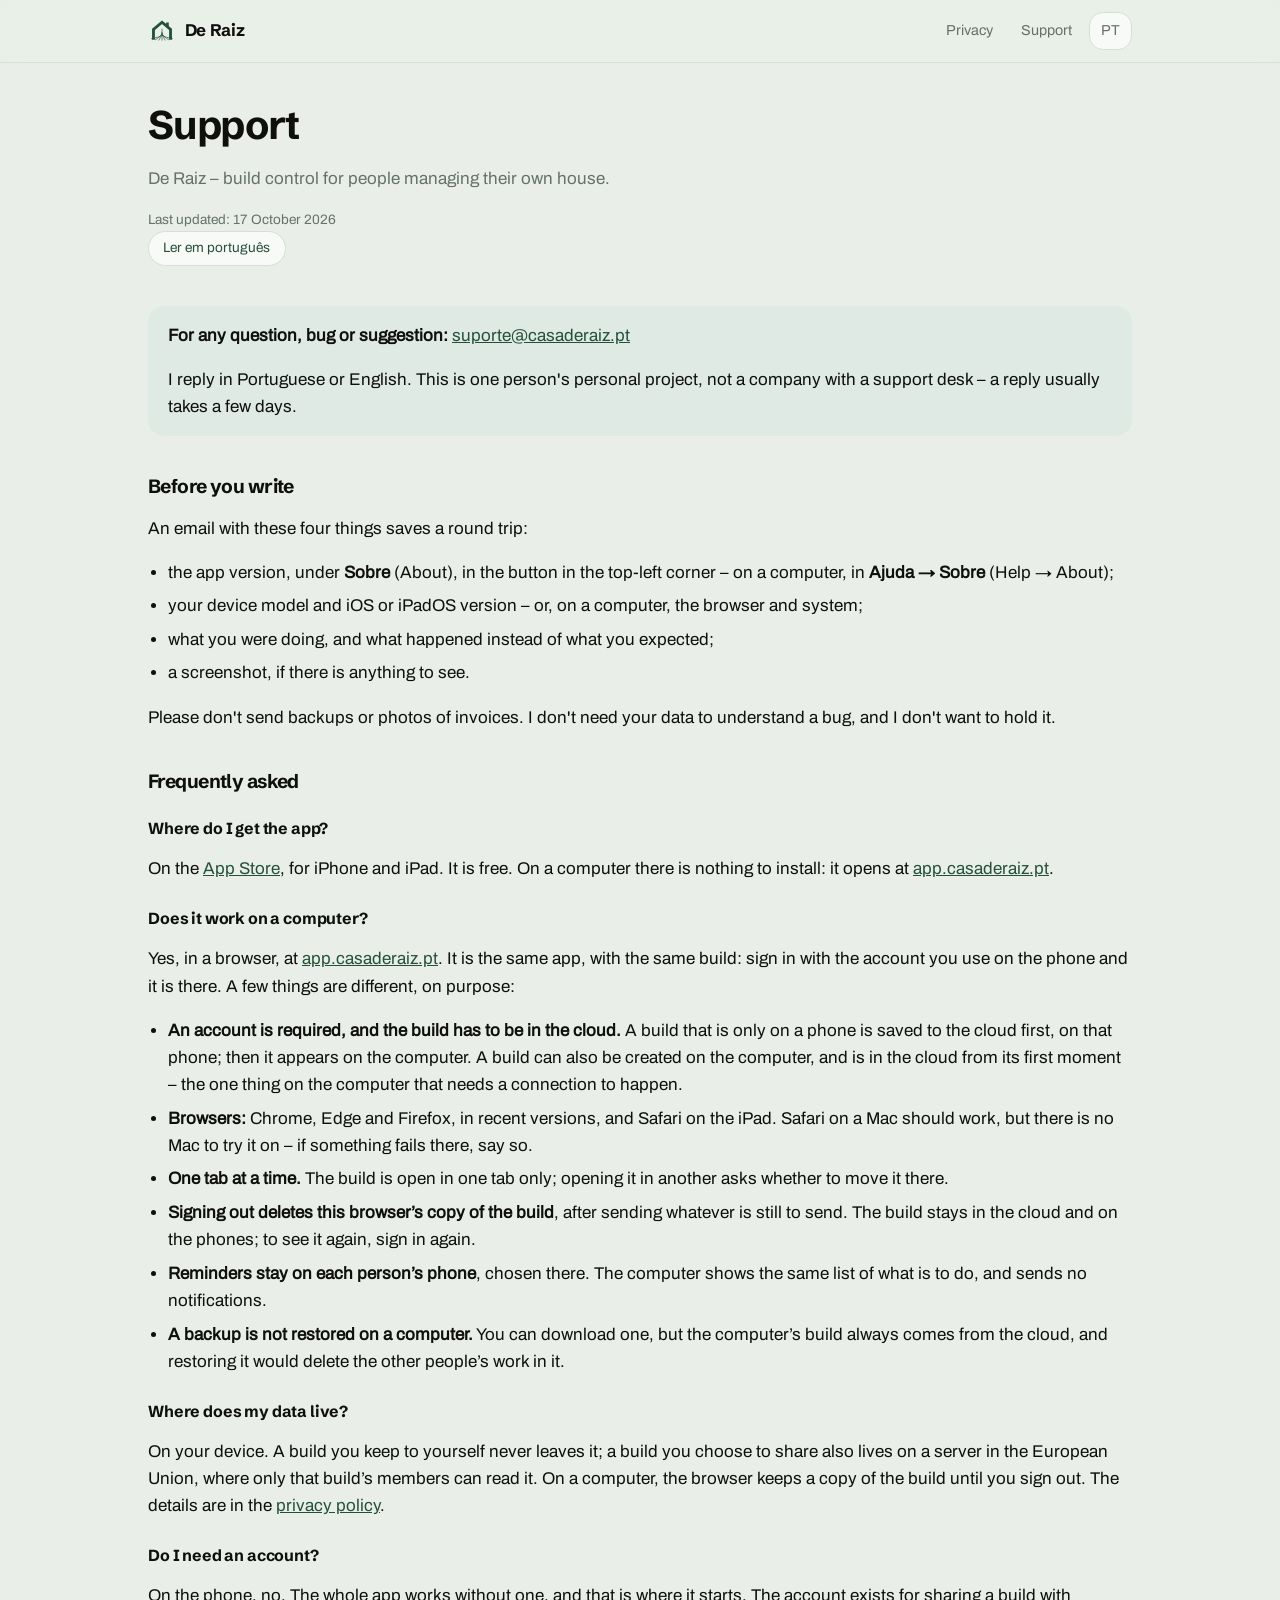
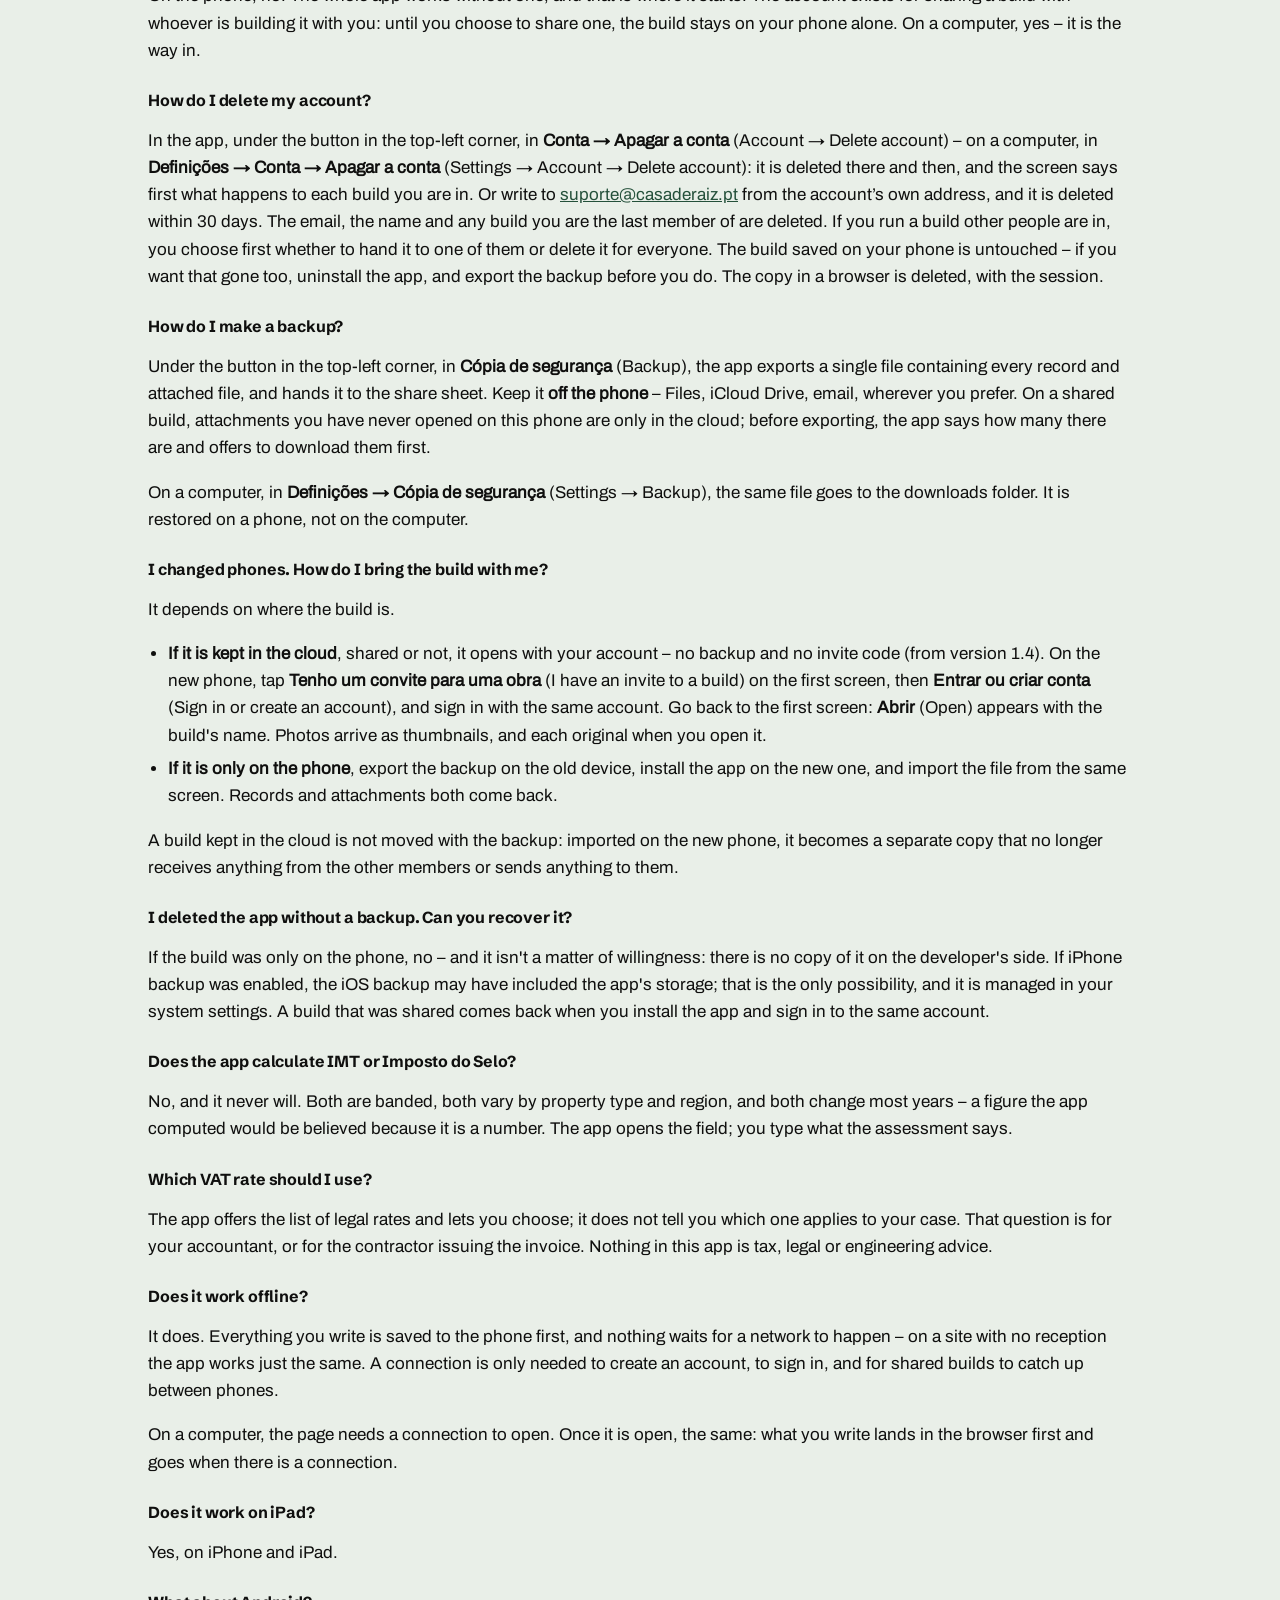
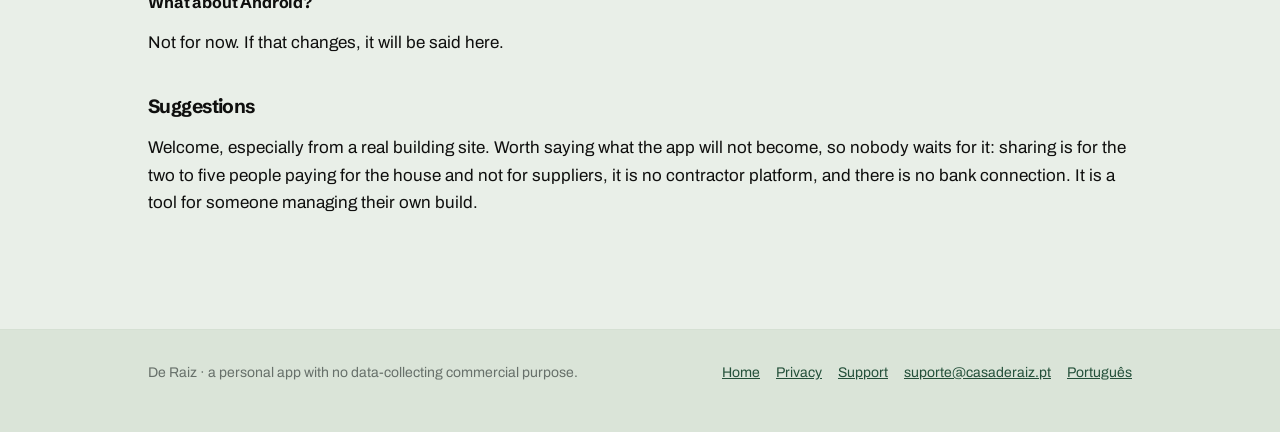
<file: support/index.html>
<!doctype html>
<html lang="en">
  <head>
    <meta charset="utf-8" />
    <meta name="viewport" content="width=device-width, initial-scale=1" />
    <title>Support – De Raiz</title>
    <meta
      name="description"
      content="How to get help with the De Raiz app, and the questions that come up most."
    />
    <link rel="icon" href="../favicon.png" sizes="64x64" />
    <link rel="icon" href="../favicon.svg" type="image/svg+xml" />
    <link rel="apple-touch-icon" href="../apple-touch-icon.png" />
    <link rel="stylesheet" href="../style.css" />
  </head>
  <body>
    <header class="site-header">
      <div class="inner">
        <a class="brand" href="../en/">
          <svg viewBox="0 0 128 128" fill="none" stroke="currentColor" aria-hidden="true">
            <path
              d="M25 104V57L64 24l39 33v47"
              stroke-width="13"
              stroke-linejoin="miter"
              stroke-linecap="butt"
            />
            <path d="M89 45V25" stroke-width="12" stroke-linecap="butt" />
            <g stroke-width="3" stroke-linecap="round">
              <path d="M64 55c0 21 0 36 0 51" />
              <path d="M64 72c-3 12-7 21-14 34" />
              <path d="M64 72c3 12 7 21 14 34" />
              <path d="M64 78c-7 10-17 18-30 26" />
              <path d="M64 78c7 10 17 18 30 26" />
              <path d="M64 84c-10 6-26 11-48 15" />
              <path d="M64 84c10 6 26 11 48 15" />
            </g>
          </svg>
          De Raiz
        </a>
        <nav class="site-nav">
          <a href="../privacy/">Privacy</a>
          <a href="../support/">Support</a>
          <a class="lang" href="../apoio/">PT</a>
        </nav>
      </div>
    </header>

    <main class="doc">
      <header>
        <h1>Support</h1>
        <p class="lead">De Raiz – build control for people managing their own house.</p>
        <p class="meta">Last updated: 17 October 2026</p>
        <a class="lang" href="../apoio/">Ler em português</a>
      </header>

      <div class="callout">
        <p>
          <strong>For any question, bug or suggestion:</strong>
          <a href="mailto:suporte@casaderaiz.pt">suporte@casaderaiz.pt</a>
        </p>
        <p>
          I reply in Portuguese or English. This is one person's personal project, not a company
          with a support desk – a reply usually takes a few days.
        </p>
      </div>

      <h2>Before you write</h2>
      <p>An email with these four things saves a round trip:</p>
      <ul>
        <li>
          the app version, under <strong>Sobre</strong> (About), in the button in the top-left
          corner – on a computer, in <strong>Ajuda → Sobre</strong> (Help → About);
        </li>
        <li>
          your device model and iOS or iPadOS version – or, on a computer, the browser and system;
        </li>
        <li>what you were doing, and what happened instead of what you expected;</li>
        <li>a screenshot, if there is anything to see.</li>
      </ul>
      <p>
        Please don't send backups or photos of invoices. I don't need your data to understand a bug,
        and I don't want to hold it.
      </p>

      <h2>Frequently asked</h2>

      <h3>Where do I get the app?</h3>
      <p>
        On the <a href="https://apps.apple.com/app/id6813048921">App Store</a>, for iPhone and iPad.
        It is free. On a computer there is nothing to install: it opens at
        <a href="https://app.casaderaiz.pt">app.casaderaiz.pt</a>.
      </p>

      <h3>Does it work on a computer?</h3>
      <p>
        Yes, in a browser, at <a href="https://app.casaderaiz.pt">app.casaderaiz.pt</a>. It is the
        same app, with the same build: sign in with the account you use on the phone and it is
        there. A few things are different, on purpose:
      </p>
      <ul>
        <li>
          <strong>An account is required, and the build has to be in the cloud.</strong> A build
          that is only on a phone is saved to the cloud first, on that phone; then it appears on the
          computer. A build can also be created on the computer, and is in the cloud from its first
          moment – the one thing on the computer that needs a connection to happen.
        </li>
        <li>
          <strong>Browsers:</strong> Chrome, Edge and Firefox, in recent versions, and Safari on the
          iPad. Safari on a Mac should work, but there is no Mac to try it on – if something fails
          there, say so.
        </li>
        <li>
          <strong>One tab at a time.</strong> The build is open in one tab only; opening it in
          another asks whether to move it there.
        </li>
        <li>
          <strong>Signing out deletes this browser&rsquo;s copy of the build</strong>, after sending
          whatever is still to send. The build stays in the cloud and on the phones; to see it
          again, sign in again.
        </li>
        <li>
          <strong>Reminders stay on each person&rsquo;s phone</strong>, chosen there. The computer
          shows the same list of what is to do, and sends no notifications.
        </li>
        <li>
          <strong>A backup is not restored on a computer.</strong> You can download one, but the
          computer&rsquo;s build always comes from the cloud, and restoring it would delete the
          other people&rsquo;s work in it.
        </li>
      </ul>

      <h3>Where does my data live?</h3>
      <p>
        On your device. A build you keep to yourself never leaves it; a build you choose to share
        also lives on a server in the European Union, where only that build&rsquo;s members can read
        it. On a computer, the browser keeps a copy of the build until you sign out. The details are
        in the <a href="../privacy/">privacy policy</a>.
      </p>

      <h3>Do I need an account?</h3>
      <p>
        On the phone, no. The whole app works without one, and that is where it starts. The account
        exists for sharing a build with whoever is building it with you: until you choose to share
        one, the build stays on your phone alone. On a computer, yes – it is the way in.
      </p>

      <h3>How do I delete my account?</h3>
      <p>
        In the app, under the button in the top-left corner, in
        <strong>Conta → Apagar a conta</strong> (Account → Delete account) – on a computer, in
        <strong>Definições → Conta → Apagar a conta</strong> (Settings → Account → Delete account):
        it is deleted there and then, and the screen says first what happens to each build you are
        in. Or write to
        <a href="mailto:suporte@casaderaiz.pt">suporte@casaderaiz.pt</a>
        from the account&rsquo;s own address, and it is deleted within 30 days. The email, the name
        and any build you are the last member of are deleted. If you run a build other people are
        in, you choose first whether to hand it to one of them or delete it for everyone. The build
        saved on your phone is untouched – if you want that gone too, uninstall the app, and export
        the backup before you do. The copy in a browser is deleted, with the session.
      </p>

      <h3>How do I make a backup?</h3>
      <p>
        Under the button in the top-left corner, in <strong>Cópia de segurança</strong> (Backup),
        the app exports a single file containing every record and attached file, and hands it to the
        share sheet. Keep it <strong>off the phone</strong> – Files, iCloud Drive, email, wherever
        you prefer. On a shared build, attachments you have never opened on this phone are only in
        the cloud; before exporting, the app says how many there are and offers to download them
        first.
      </p>
      <p>
        On a computer, in <strong>Definições → Cópia de segurança</strong> (Settings → Backup), the
        same file goes to the downloads folder. It is restored on a phone, not on the computer.
      </p>

      <h3>I changed phones. How do I bring the build with me?</h3>
      <p>It depends on where the build is.</p>
      <ul>
        <li>
          <strong>If it is kept in the cloud</strong>, shared or not, it opens with your account –
          no backup and no invite code (from version 1.4). On the new phone, tap
          <strong>Tenho um convite para uma obra</strong> (I have an invite to a build) on the first
          screen, then <strong>Entrar ou criar conta</strong> (Sign in or create an account), and
          sign in with the same account. Go back to the first screen: <strong>Abrir</strong> (Open)
          appears with the build's name. Photos arrive as thumbnails, and each original when you
          open it.
        </li>
        <li>
          <strong>If it is only on the phone</strong>, export the backup on the old device, install
          the app on the new one, and import the file from the same screen. Records and attachments
          both come back.
        </li>
      </ul>
      <p>
        A build kept in the cloud is not moved with the backup: imported on the new phone, it
        becomes a separate copy that no longer receives anything from the other members or sends
        anything to them.
      </p>

      <h3>I deleted the app without a backup. Can you recover it?</h3>
      <p>
        If the build was only on the phone, no – and it isn't a matter of willingness: there is no
        copy of it on the developer's side. If iPhone backup was enabled, the iOS backup may have
        included the app's storage; that is the only possibility, and it is managed in your system
        settings. A build that was shared comes back when you install the app and sign in to the
        same account.
      </p>

      <h3>Does the app calculate IMT or Imposto do Selo?</h3>
      <p>
        No, and it never will. Both are banded, both vary by property type and region, and both
        change most years – a figure the app computed would be believed because it is a number. The
        app opens the field; you type what the assessment says.
      </p>

      <h3>Which VAT rate should I use?</h3>
      <p>
        The app offers the list of legal rates and lets you choose; it does not tell you which one
        applies to your case. That question is for your accountant, or for the contractor issuing
        the invoice. Nothing in this app is tax, legal or engineering advice.
      </p>

      <h3>Does it work offline?</h3>
      <p>
        It does. Everything you write is saved to the phone first, and nothing waits for a network
        to happen – on a site with no reception the app works just the same. A connection is only
        needed to create an account, to sign in, and for shared builds to catch up between phones.
      </p>
      <p>
        On a computer, the page needs a connection to open. Once it is open, the same: what you
        write lands in the browser first and goes when there is a connection.
      </p>

      <h3>Does it work on iPad?</h3>
      <p>Yes, on iPhone and iPad.</p>

      <h3>What about Android?</h3>
      <p>Not for now. If that changes, it will be said here.</p>

      <h2>Suggestions</h2>
      <p>
        Welcome, especially from a real building site. Worth saying what the app will not become, so
        nobody waits for it: sharing is for the two to five people paying for the house and not for
        suppliers, it is no contractor platform, and there is no bank connection. It is a tool for
        someone managing their own build.
      </p>
    </main>

    <footer class="site-footer">
      <div class="inner">
        <span>De Raiz · a personal app with no data-collecting commercial purpose.</span>
        <nav>
          <a href="../en/">Home</a>
          <a href="../privacy/">Privacy</a>
          <a href="../support/">Support</a>
          <a href="mailto:suporte@casaderaiz.pt">suporte@casaderaiz.pt</a>
          <a href="../">Português</a>
        </nav>
      </div>
    </footer>
  </body>
</html>
</file>
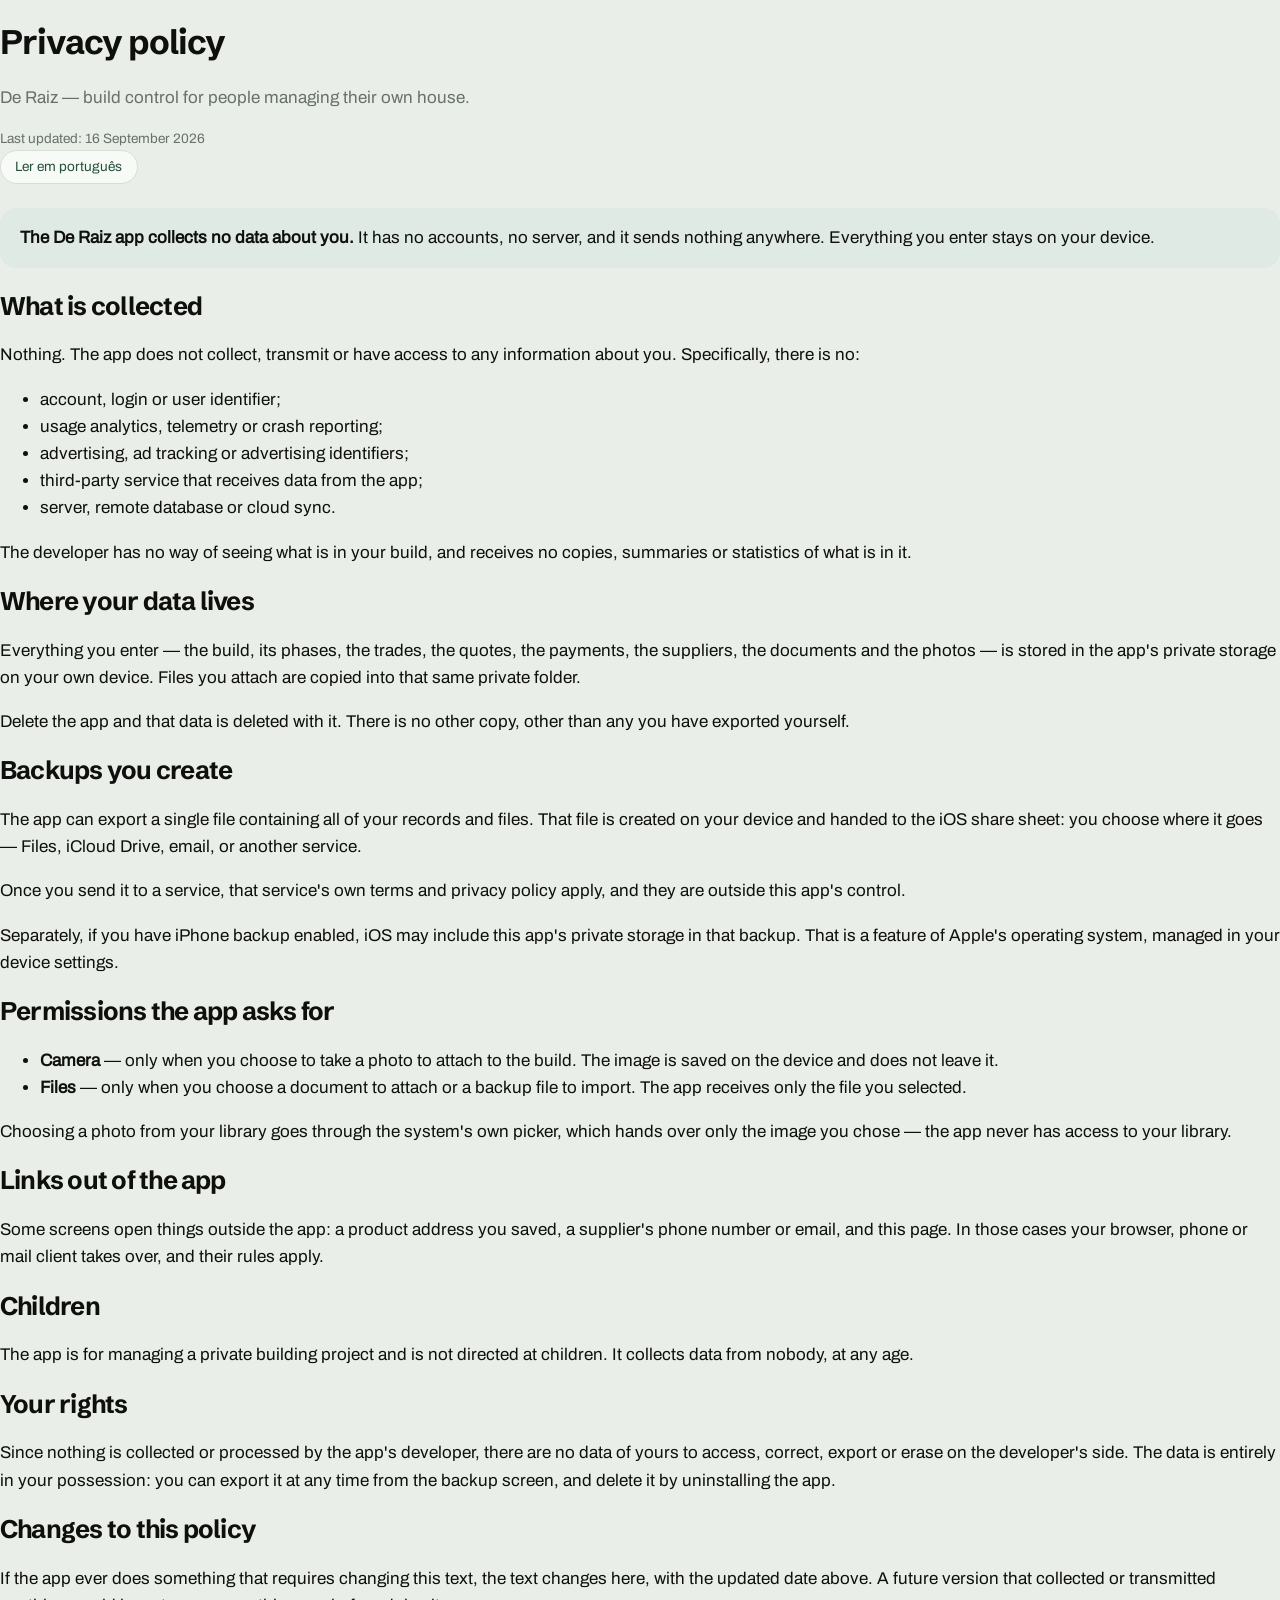
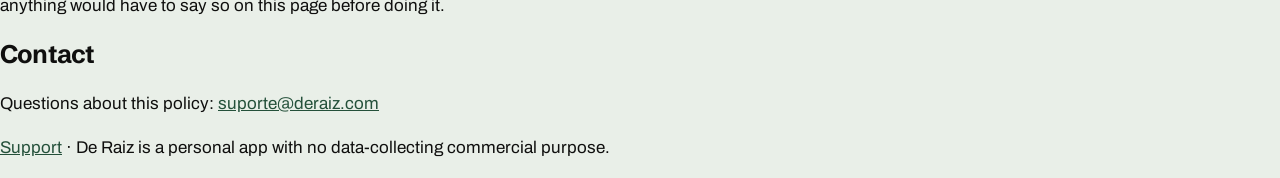
<file: en.html>
<!doctype html>
<html lang="en">
  <head>
    <meta charset="utf-8" />
    <meta name="viewport" content="width=device-width, initial-scale=1" />
    <title>Privacy policy — De Raiz</title>
    <meta
      name="description"
      content="The De Raiz app collects no data. Everything you enter stays on your device."
    />
    <link rel="stylesheet" href="style.css" />
  </head>
  <body>
    <main>
      <header>
        <h1>Privacy policy</h1>
        <p class="lead">De Raiz — build control for people managing their own house.</p>
        <p class="meta">Last updated: 16 September 2026</p>
        <a class="lang" href="index.html">Ler em português</a>
      </header>

      <div class="callout">
        <p>
          <strong>The De Raiz app collects no data about you.</strong> It has no accounts, no
          server, and it sends nothing anywhere. Everything you enter stays on your device.
        </p>
      </div>

      <h2>What is collected</h2>
      <p>
        Nothing. The app does not collect, transmit or have access to any information about you.
        Specifically, there is no:
      </p>
      <ul>
        <li>account, login or user identifier;</li>
        <li>usage analytics, telemetry or crash reporting;</li>
        <li>advertising, ad tracking or advertising identifiers;</li>
        <li>third-party service that receives data from the app;</li>
        <li>server, remote database or cloud sync.</li>
      </ul>
      <p>
        The developer has no way of seeing what is in your build, and receives no copies, summaries
        or statistics of what is in it.
      </p>

      <h2>Where your data lives</h2>
      <p>
        Everything you enter — the build, its phases, the trades, the quotes, the payments, the
        suppliers, the documents and the photos — is stored in the app's private storage on your own
        device. Files you attach are copied into that same private folder.
      </p>
      <p>
        Delete the app and that data is deleted with it. There is no other copy, other than any you
        have exported yourself.
      </p>

      <h2>Backups you create</h2>
      <p>
        The app can export a single file containing all of your records and files. That file is
        created on your device and handed to the iOS share sheet: you choose where it goes — Files,
        iCloud Drive, email, or another service.
      </p>
      <p>
        Once you send it to a service, that service's own terms and privacy policy apply, and they
        are outside this app's control.
      </p>
      <p>
        Separately, if you have iPhone backup enabled, iOS may include this app's private storage in
        that backup. That is a feature of Apple's operating system, managed in your device settings.
      </p>

      <h2>Permissions the app asks for</h2>
      <ul>
        <li>
          <strong>Camera</strong> — only when you choose to take a photo to attach to the build. The
          image is saved on the device and does not leave it.
        </li>
        <li>
          <strong>Files</strong> — only when you choose a document to attach or a backup file to
          import. The app receives only the file you selected.
        </li>
      </ul>
      <p>
        Choosing a photo from your library goes through the system's own picker, which hands over
        only the image you chose — the app never has access to your library.
      </p>

      <h2>Links out of the app</h2>
      <p>
        Some screens open things outside the app: a product address you saved, a supplier's phone
        number or email, and this page. In those cases your browser, phone or mail client takes
        over, and their rules apply.
      </p>

      <h2>Children</h2>
      <p>
        The app is for managing a private building project and is not directed at children. It
        collects data from nobody, at any age.
      </p>

      <h2>Your rights</h2>
      <p>
        Since nothing is collected or processed by the app's developer, there are no data of yours
        to access, correct, export or erase on the developer's side. The data is entirely in your
        possession: you can export it at any time from the backup screen, and delete it by
        uninstalling the app.
      </p>

      <h2>Changes to this policy</h2>
      <p>
        If the app ever does something that requires changing this text, the text changes here, with
        the updated date above. A future version that collected or transmitted anything would have
        to say so on this page before doing it.
      </p>

      <h2>Contact</h2>
      <p>
        Questions about this policy:
        <a href="mailto:suporte@deraiz.com">suporte@deraiz.com</a>
      </p>

      <footer>
        <p>
          <a href="suporte-en.html">Support</a> · De Raiz is a personal app with no data-collecting
          commercial purpose.
        </p>
      </footer>
    </main>
  </body>
</html>
</file>
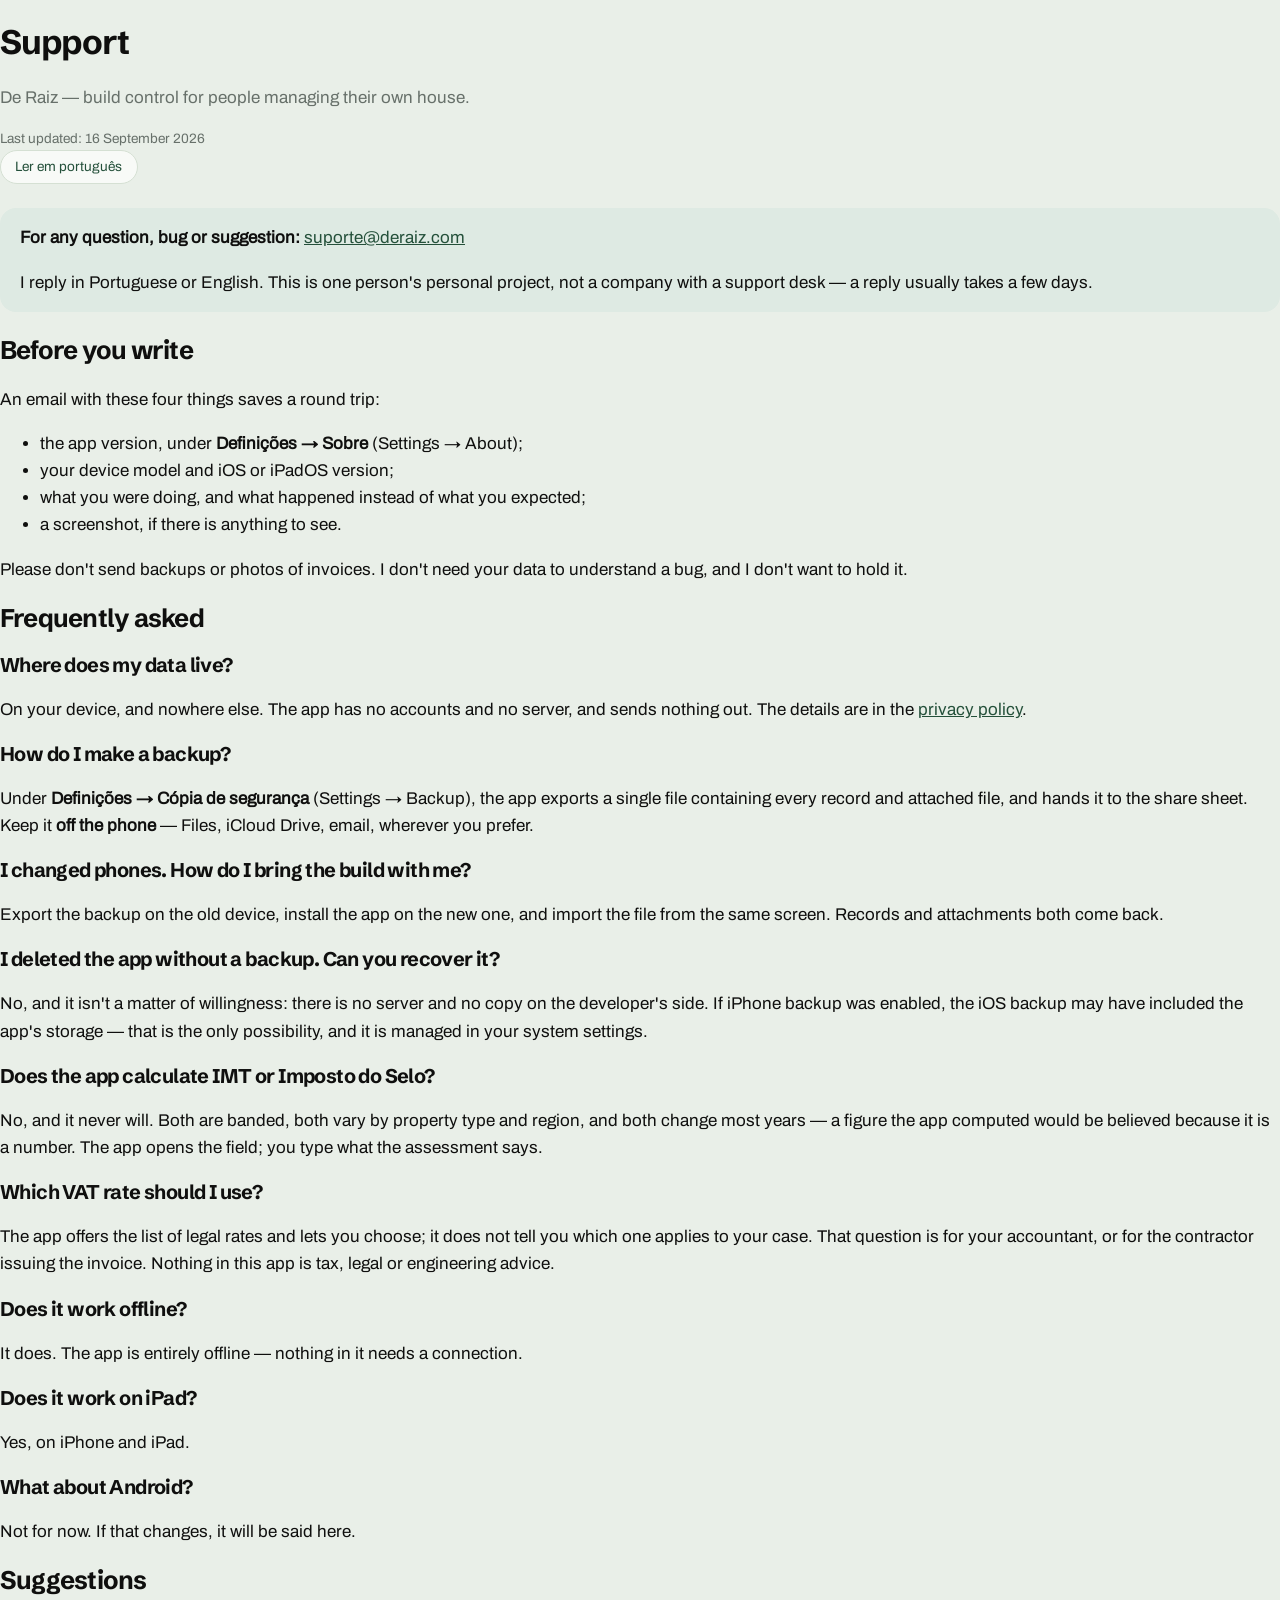
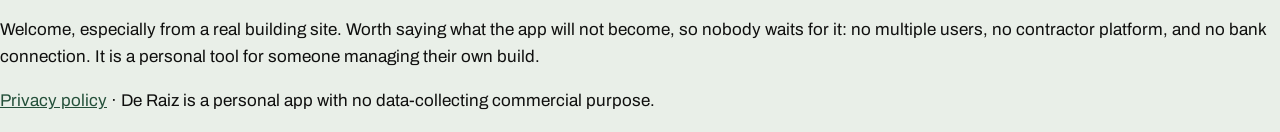
<file: suporte-en.html>
<!doctype html>
<html lang="en">
  <head>
    <meta charset="utf-8" />
    <meta name="viewport" content="width=device-width, initial-scale=1" />
    <title>Support — De Raiz</title>
    <meta
      name="description"
      content="How to get help with the De Raiz app, and the questions that come up most."
    />
    <link rel="stylesheet" href="style.css" />
  </head>
  <body>
    <main>
      <header>
        <h1>Support</h1>
        <p class="lead">De Raiz — build control for people managing their own house.</p>
        <p class="meta">Last updated: 16 September 2026</p>
        <a class="lang" href="suporte.html">Ler em português</a>
      </header>

      <div class="callout">
        <p>
          <strong>For any question, bug or suggestion:</strong>
          <a href="mailto:suporte@deraiz.com">suporte@deraiz.com</a>
        </p>
        <p>
          I reply in Portuguese or English. This is one person's personal project, not a company
          with a support desk — a reply usually takes a few days.
        </p>
      </div>

      <h2>Before you write</h2>
      <p>An email with these four things saves a round trip:</p>
      <ul>
        <li>the app version, under <strong>Definições → Sobre</strong> (Settings → About);</li>
        <li>your device model and iOS or iPadOS version;</li>
        <li>what you were doing, and what happened instead of what you expected;</li>
        <li>a screenshot, if there is anything to see.</li>
      </ul>
      <p>
        Please don't send backups or photos of invoices. I don't need your data to understand a bug,
        and I don't want to hold it.
      </p>

      <h2>Frequently asked</h2>

      <h3>Where does my data live?</h3>
      <p>
        On your device, and nowhere else. The app has no accounts and no server, and sends nothing
        out. The details are in the <a href="en.html">privacy policy</a>.
      </p>

      <h3>How do I make a backup?</h3>
      <p>
        Under <strong>Definições → Cópia de segurança</strong> (Settings → Backup), the app exports
        a single file containing every record and attached file, and hands it to the share sheet.
        Keep it <strong>off the phone</strong> — Files, iCloud Drive, email, wherever you prefer.
      </p>

      <h3>I changed phones. How do I bring the build with me?</h3>
      <p>
        Export the backup on the old device, install the app on the new one, and import the file
        from the same screen. Records and attachments both come back.
      </p>

      <h3>I deleted the app without a backup. Can you recover it?</h3>
      <p>
        No, and it isn't a matter of willingness: there is no server and no copy on the developer's
        side. If iPhone backup was enabled, the iOS backup may have included the app's storage —
        that is the only possibility, and it is managed in your system settings.
      </p>

      <h3>Does the app calculate IMT or Imposto do Selo?</h3>
      <p>
        No, and it never will. Both are banded, both vary by property type and region, and both
        change most years — a figure the app computed would be believed because it is a number. The
        app opens the field; you type what the assessment says.
      </p>

      <h3>Which VAT rate should I use?</h3>
      <p>
        The app offers the list of legal rates and lets you choose; it does not tell you which one
        applies to your case. That question is for your accountant, or for the contractor issuing
        the invoice. Nothing in this app is tax, legal or engineering advice.
      </p>

      <h3>Does it work offline?</h3>
      <p>It does. The app is entirely offline — nothing in it needs a connection.</p>

      <h3>Does it work on iPad?</h3>
      <p>Yes, on iPhone and iPad.</p>

      <h3>What about Android?</h3>
      <p>Not for now. If that changes, it will be said here.</p>

      <h2>Suggestions</h2>
      <p>
        Welcome, especially from a real building site. Worth saying what the app will not become, so
        nobody waits for it: no multiple users, no contractor platform, and no bank connection. It
        is a personal tool for someone managing their own build.
      </p>

      <footer>
        <p>
          <a href="en.html">Privacy policy</a> · De Raiz is a personal app with no data-collecting
          commercial purpose.
        </p>
      </footer>
    </main>
  </body>
</html>
</file>
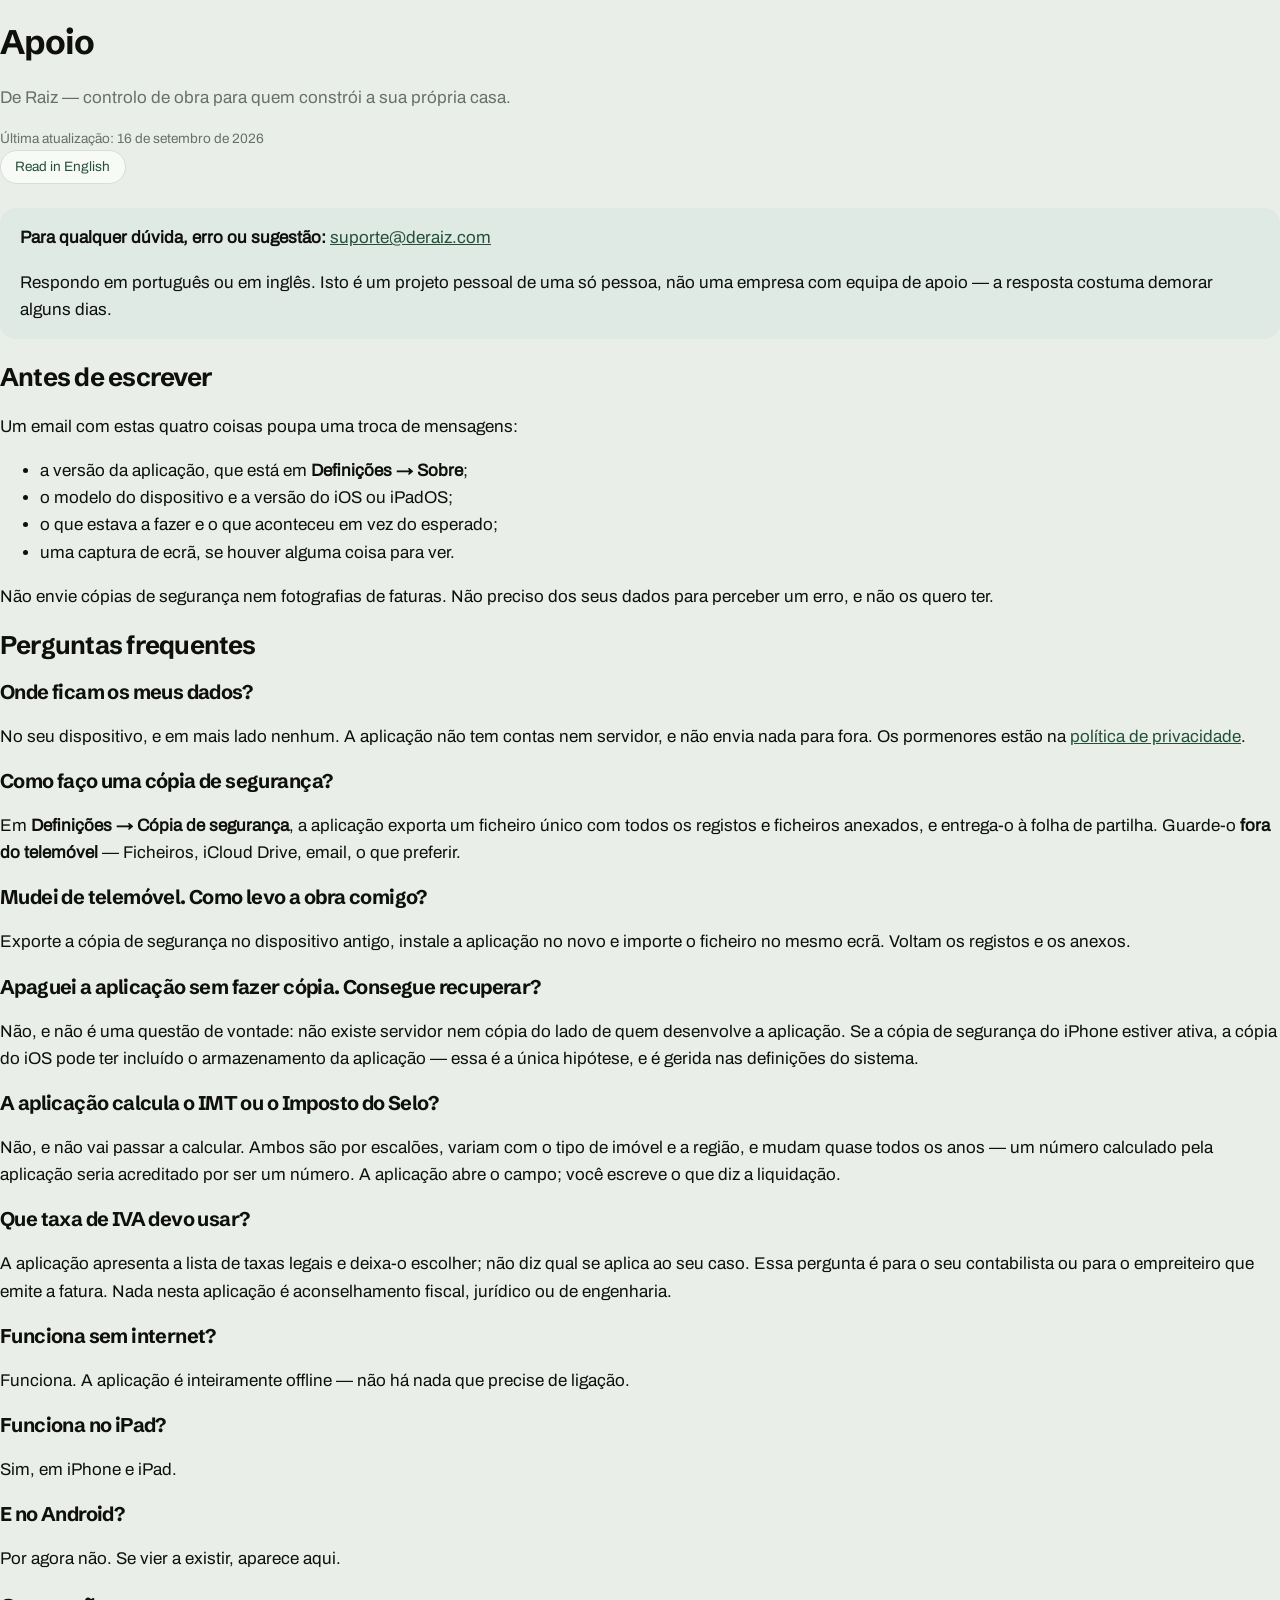
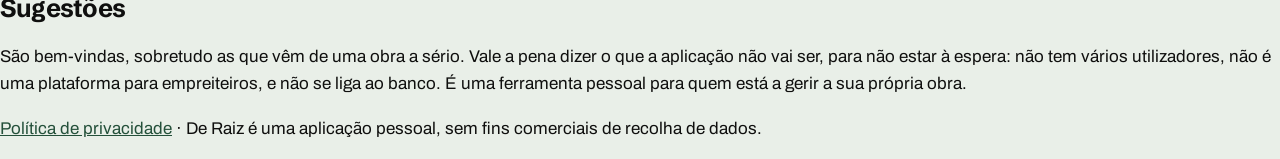
<file: suporte.html>
<!doctype html>
<html lang="pt-PT">
  <head>
    <meta charset="utf-8" />
    <meta name="viewport" content="width=device-width, initial-scale=1" />
    <title>Apoio — De Raiz</title>
    <meta
      name="description"
      content="Como obter ajuda com a aplicação De Raiz, e as perguntas que aparecem mais vezes."
    />
    <link rel="stylesheet" href="style.css" />
  </head>
  <body>
    <main>
      <header>
        <h1>Apoio</h1>
        <p class="lead">De Raiz — controlo de obra para quem constrói a sua própria casa.</p>
        <p class="meta">Última atualização: 16 de setembro de 2026</p>
        <a class="lang" href="suporte-en.html">Read in English</a>
      </header>

      <div class="callout">
        <p>
          <strong>Para qualquer dúvida, erro ou sugestão:</strong>
          <a href="mailto:suporte@deraiz.com">suporte@deraiz.com</a>
        </p>
        <p>
          Respondo em português ou em inglês. Isto é um projeto pessoal de uma só pessoa, não uma
          empresa com equipa de apoio — a resposta costuma demorar alguns dias.
        </p>
      </div>

      <h2>Antes de escrever</h2>
      <p>Um email com estas quatro coisas poupa uma troca de mensagens:</p>
      <ul>
        <li>a versão da aplicação, que está em <strong>Definições → Sobre</strong>;</li>
        <li>o modelo do dispositivo e a versão do iOS ou iPadOS;</li>
        <li>o que estava a fazer e o que aconteceu em vez do esperado;</li>
        <li>uma captura de ecrã, se houver alguma coisa para ver.</li>
      </ul>
      <p>
        Não envie cópias de segurança nem fotografias de faturas. Não preciso dos seus dados para
        perceber um erro, e não os quero ter.
      </p>

      <h2>Perguntas frequentes</h2>

      <h3>Onde ficam os meus dados?</h3>
      <p>
        No seu dispositivo, e em mais lado nenhum. A aplicação não tem contas nem servidor, e não
        envia nada para fora. Os pormenores estão na
        <a href="index.html">política de privacidade</a>.
      </p>

      <h3>Como faço uma cópia de segurança?</h3>
      <p>
        Em <strong>Definições → Cópia de segurança</strong>, a aplicação exporta um ficheiro único
        com todos os registos e ficheiros anexados, e entrega-o à folha de partilha. Guarde-o
        <strong>fora do telemóvel</strong> — Ficheiros, iCloud Drive, email, o que preferir.
      </p>

      <h3>Mudei de telemóvel. Como levo a obra comigo?</h3>
      <p>
        Exporte a cópia de segurança no dispositivo antigo, instale a aplicação no novo e importe o
        ficheiro no mesmo ecrã. Voltam os registos e os anexos.
      </p>

      <h3>Apaguei a aplicação sem fazer cópia. Consegue recuperar?</h3>
      <p>
        Não, e não é uma questão de vontade: não existe servidor nem cópia do lado de quem
        desenvolve a aplicação. Se a cópia de segurança do iPhone estiver ativa, a cópia do iOS pode
        ter incluído o armazenamento da aplicação — essa é a única hipótese, e é gerida nas
        definições do sistema.
      </p>

      <h3>A aplicação calcula o IMT ou o Imposto do Selo?</h3>
      <p>
        Não, e não vai passar a calcular. Ambos são por escalões, variam com o tipo de imóvel e a
        região, e mudam quase todos os anos — um número calculado pela aplicação seria acreditado
        por ser um número. A aplicação abre o campo; você escreve o que diz a liquidação.
      </p>

      <h3>Que taxa de IVA devo usar?</h3>
      <p>
        A aplicação apresenta a lista de taxas legais e deixa-o escolher; não diz qual se aplica ao
        seu caso. Essa pergunta é para o seu contabilista ou para o empreiteiro que emite a fatura.
        Nada nesta aplicação é aconselhamento fiscal, jurídico ou de engenharia.
      </p>

      <h3>Funciona sem internet?</h3>
      <p>Funciona. A aplicação é inteiramente offline — não há nada que precise de ligação.</p>

      <h3>Funciona no iPad?</h3>
      <p>Sim, em iPhone e iPad.</p>

      <h3>E no Android?</h3>
      <p>Por agora não. Se vier a existir, aparece aqui.</p>

      <h2>Sugestões</h2>
      <p>
        São bem-vindas, sobretudo as que vêm de uma obra a sério. Vale a pena dizer o que a
        aplicação não vai ser, para não estar à espera: não tem vários utilizadores, não é uma
        plataforma para empreiteiros, e não se liga ao banco. É uma ferramenta pessoal para quem
        está a gerir a sua própria obra.
      </p>

      <footer>
        <p>
          <a href="index.html">Política de privacidade</a> · De Raiz é uma aplicação pessoal, sem
          fins comerciais de recolha de dados.
        </p>
      </footer>
    </main>
  </body>
</html>
</file>
<file: style.css>
/*
 * The app's own tokens, as CSS. Values copied from src/theme/tokens.ts – sálvia in light,
 * the mark's green dimmed in dark – so the site reads as part of the same thing the reviewer
 * is about to install rather than as a stray text file.
 *
 * The two faces are the app's, self-hosted. Loading them from Google would make a browser
 * request to a third party on a site whose entire claim is that nothing is sent anywhere.
 */

@font-face {
  font-family: 'Schibsted Grotesk';
  src: url('fonts/SchibstedGrotesk_700Bold.ttf') format('truetype');
  font-weight: 700;
  font-style: normal;
  font-display: swap;
}

@font-face {
  font-family: 'Archivo';
  src: url('fonts/Archivo_400Regular.ttf') format('truetype');
  font-weight: 400;
  font-style: normal;
  font-display: swap;
}

:root {
  --bg: #e9efe8;
  --bg-a: #f3f7f1;
  --bg-b: #dae4d8;
  --surface: #f8faf7;
  --surface-muted: #e0eade;
  --border: #d5e0d3;
  --border-strong: #bdcbba;
  --text: #0f0f0e;
  --text-muted: #67706a;
  --accent: #24503a;
  --accent-soft: #deeae3;
  --due: #6f9c83;
  --on-accent: #e9efe8;
  --shadow: 0 1px 2px rgba(15, 15, 14, 0.06), 0 8px 24px rgba(15, 15, 14, 0.06);
  --shadow-lift: 0 2px 6px rgba(15, 15, 14, 0.08), 0 24px 60px rgba(15, 15, 14, 0.14);
  --radius-control: 14px;
  --radius-card: 16px;
  --title: 'Schibsted Grotesk', -apple-system, BlinkMacSystemFont, 'Segoe UI', sans-serif;
  --body: 'Archivo', -apple-system, BlinkMacSystemFont, 'Segoe UI', Roboto, Helvetica, sans-serif;
  color-scheme: light;
}

@media (prefers-color-scheme: dark) {
  :root {
    --bg: #1a3123;
    --bg-a: #23402f;
    --bg-b: #122117;
    --surface: #22392b;
    --surface-muted: #2a4535;
    --border: #314c3b;
    --border-strong: #41604c;
    --text: #edf3ee;
    --text-muted: #9cb0a3;
    --accent: #8fd3ac;
    --accent-soft: #2a4535;
    --due: #5f9a7a;
    --on-accent: #122117;
    --shadow: 0 1px 2px rgba(0, 0, 0, 0.3), 0 8px 24px rgba(0, 0, 0, 0.3);
    --shadow-lift: 0 2px 6px rgba(0, 0, 0, 0.35), 0 24px 60px rgba(0, 0, 0, 0.45);
    color-scheme: dark;
  }
}

* {
  box-sizing: border-box;
}

html {
  scroll-behavior: smooth;
}

body {
  margin: 0;
  background: var(--bg);
  color: var(--text);
  font-family: var(--body);
  font-size: 17px;
  line-height: 1.6;
  -webkit-text-size-adjust: 100%;
}

a {
  color: var(--accent);
}

h1,
h2,
h3 {
  font-family: var(--title);
  font-weight: 700;
  letter-spacing: -0.03em;
  line-height: 1.12;
}

/* ---------- site chrome ---------- */

.site-header {
  position: sticky;
  top: 0;
  z-index: 10;
  background: color-mix(in srgb, var(--bg) 88%, transparent);
  backdrop-filter: saturate(140%) blur(12px);
  border-bottom: 1px solid var(--border);
}

.site-header .inner {
  display: flex;
  align-items: center;
  gap: 1rem;
  max-width: 64rem;
  margin: 0 auto;
  padding: 0.75rem 1.25rem;
}

.brand {
  display: inline-flex;
  flex-shrink: 0;
  white-space: nowrap;
  align-items: center;
  gap: 0.55rem;
  color: var(--text);
  font-family: var(--title);
  font-size: 1.05rem;
  letter-spacing: -0.02em;
  text-decoration: none;
}

.brand svg {
  display: block;
  width: 28px;
  height: 28px;
  color: var(--accent);
}

.site-nav {
  display: flex;
  align-items: center;
  gap: 0.35rem;
  margin-left: auto;
}

.site-nav a {
  padding: 0.4rem 0.7rem;
  border-radius: var(--radius-control);
  color: var(--text-muted);
  font-size: 0.9rem;
  text-decoration: none;
}

.site-nav a:hover {
  background: var(--surface-muted);
  color: var(--text);
}

.site-nav .lang {
  border: 1px solid var(--border);
  background: var(--surface);
}

/* The way into app.casaderaiz.pt, at the right of every landing page's header. */
.site-nav .signin {
  margin-left: 0.25rem;
  background: var(--accent);
  color: var(--on-accent);
  font-family: var(--title);
  white-space: nowrap;
}

.site-nav .signin:hover {
  background: var(--accent);
  color: var(--on-accent);
  filter: brightness(1.08);
}

@media (max-width: 34rem) {
  .site-nav .hide-sm {
    display: none;
  }
}

.site-footer {
  border-top: 1px solid var(--border);
  margin-top: 5rem;
  background: var(--bg-b);
}

.site-footer .inner {
  display: flex;
  flex-wrap: wrap;
  gap: 1rem 2rem;
  align-items: center;
  max-width: 64rem;
  margin: 0 auto;
  padding: 2rem 1.25rem 3rem;
  color: var(--text-muted);
  font-size: 0.875rem;
}

.site-footer nav {
  display: flex;
  flex-wrap: wrap;
  gap: 1rem;
  margin-left: auto;
}

/* The landing pages run at the tiles' 72rem; the header and footer follow them there, and stay at
   64rem on the policy and support pages, whose text column is that wide. */
.home .site-header .inner,
.home .site-footer .inner {
  max-width: 72rem;
}

/* ---------- buttons ---------- */

.btn {
  display: inline-flex;
  align-items: center;
  gap: 0.5rem;
  padding: 0.7rem 1.15rem;
  border: 1px solid transparent;
  border-radius: var(--radius-control);
  font-family: var(--title);
  font-size: 0.95rem;
  text-decoration: none;
  white-space: nowrap;
}

.btn-primary {
  background: var(--accent);
  color: var(--on-accent);
}

.btn-ghost {
  border-color: var(--border-strong);
  background: var(--surface);
  color: var(--text);
}

/* ---------- hero ---------- */

.hero {
  position: relative;
  overflow: hidden;
  padding: 4.5rem 1.25rem 0;
  background:
    radial-gradient(70rem 26rem at 50% -8rem, var(--accent-soft) 0%, transparent 70%),
    linear-gradient(180deg, var(--bg-a) 0%, var(--bg) 60%);
  text-align: center;
}

.hero .inner {
  max-width: 44rem;
  margin: 0 auto;
}

.eyebrow {
  display: inline-flex;
  align-items: center;
  gap: 0.45rem;
  padding: 0.3rem 0.8rem;
  border: 1px solid var(--border);
  border-radius: 999px;
  background: var(--surface);
  color: var(--text-muted);
  font-size: 0.8rem;
}

.eyebrow::before {
  content: '';
  width: 7px;
  height: 7px;
  border-radius: 50%;
  background: var(--accent);
}

.hero h1 {
  margin: 1.25rem 0 0;
  font-size: clamp(2.4rem, 7vw, 3.75rem);
}

.hero p {
  margin: 1rem auto 0;
  max-width: 34rem;
  color: var(--text-muted);
  font-size: 1.05rem;
}

.hero .tagline {
  margin-top: 1.25rem;
  color: var(--text);
  font-family: var(--title);
  font-size: 1.2rem;
}

.hero .tagline + p {
  margin-top: 0.5rem;
}

.cta-row {
  display: flex;
  flex-wrap: wrap;
  justify-content: center;
  gap: 0.6rem;
  margin-top: 1.75rem;
}

/* ---------- the device ---------- */

.device-wrap {
  max-width: 22rem;
  margin: 3.5rem auto -6rem;
  padding-bottom: 2rem;
  perspective: 1400px;
}

.device {
  transform: rotateX(8deg) rotateY(-12deg) rotate(2deg);
  border-radius: 38px;
  border: 1px solid var(--border-strong);
  padding: 9px;
  background: linear-gradient(160deg, var(--surface-muted), var(--bg-b));
  box-shadow: var(--shadow-lift);
}

.device .screen {
  position: relative;
  border-radius: 30px;
  padding: 1.5rem 1rem 1.25rem;
  background: linear-gradient(180deg, var(--bg-a), var(--bg));
  text-align: left;
  overflow: hidden;
}

.device .notch {
  position: absolute;
  top: 0.55rem;
  left: 50%;
  transform: translateX(-50%);
  width: 28%;
  height: 14px;
  border-radius: 999px;
  background: var(--border-strong);
  opacity: 0.55;
}

.screen-title {
  margin: 0.6rem 0 0;
  font-family: var(--title);
  font-size: 1.15rem;
}

.screen-sub {
  margin: 0.1rem 0 1rem;
  color: var(--text-muted);
  font-size: 0.75rem;
}

.money-card {
  border: 1px solid var(--border);
  border-radius: var(--radius-card);
  background: var(--surface);
  padding: 0.9rem;
  box-shadow: var(--shadow);
}

.money-label {
  color: var(--text-muted);
  font-size: 0.7rem;
  text-transform: uppercase;
  letter-spacing: 0.06em;
}

.money-figure {
  font-family: var(--title);
  font-size: 1.75rem;
  font-variant-numeric: tabular-nums;
  letter-spacing: -0.03em;
}

.money-of {
  color: var(--text-muted);
  font-size: 0.75rem;
}

.bar {
  display: flex;
  height: 10px;
  margin: 0.85rem 0 0.7rem;
  border-radius: 999px;
  overflow: hidden;
  background: var(--border);
}

.bar span:nth-child(1) {
  background: var(--accent);
}
.bar span:nth-child(2) {
  background: var(--accent-soft);
}
.bar span:nth-child(3) {
  background: var(--border-strong);
}

.legend {
  display: grid;
  grid-template-columns: 1fr 1fr;
  gap: 0.35rem 0.75rem;
  margin: 0;
  padding: 0;
  list-style: none;
  font-size: 0.74rem;
}

.legend li {
  display: flex;
  justify-content: space-between;
  gap: 0.5rem;
  color: var(--text-muted);
  margin: 0;
}

.legend b {
  color: var(--text);
  font-weight: 400;
  font-variant-numeric: tabular-nums;
}

.screen-row {
  display: flex;
  justify-content: space-between;
  gap: 0.5rem;
  margin-top: 0.6rem;
  padding: 0.7rem 0.9rem;
  border: 1px solid var(--border);
  border-radius: var(--radius-card);
  background: var(--surface);
  font-size: 0.78rem;
}

.screen-row span {
  color: var(--text-muted);
}

.screen-row b {
  font-weight: 400;
  font-variant-numeric: tabular-nums;
}

/* ---------- sections ---------- */

.section {
  /* The tiles' width (.qp), so the disclaimer starts where they do. */
  max-width: 72rem;
  margin: 0 auto;
  padding: 5rem 1.25rem 0;
  /* the header is sticky, so an anchor jump must clear it */
  scroll-margin-top: 4.5rem;
}

.section.tight {
  padding-top: 3rem;
}

.section > h2 {
  margin: 0 0 0.5rem;
  font-size: clamp(1.6rem, 4vw, 2.1rem);
}

.section > .section-lead {
  margin: 0 0 2rem;
  max-width: 38rem;
  color: var(--text-muted);
}

.grid {
  display: grid;
  gap: 1rem;
  grid-template-columns: repeat(auto-fit, minmax(15rem, 1fr));
}

/* Four cards that should sit in one row on a wide screen, two on a tablet, one on a phone.
   The default minimum leaves 3 + 1 orphaned at container width. */
.grid.cols-4 {
  grid-template-columns: repeat(auto-fit, minmax(12rem, 1fr));
}

.card {
  padding: 1.25rem;
  border: 1px solid var(--border);
  border-radius: var(--radius-card);
  background: var(--surface);
  box-shadow: var(--shadow);
}

.card h3 {
  margin: 0 0 0.35rem;
  font-size: 1.02rem;
}

.card p {
  margin: 0;
  color: var(--text-muted);
  font-size: 0.92rem;
}

.card .q {
  display: block;
  margin-bottom: 0.6rem;
  color: var(--accent);
  font-family: var(--title);
  font-size: 0.8rem;
}

/* ---------- quatro perguntas: the bento ---------- */

/*
 * Four tiles, each a question in large type and the app's own answer to it as a floating piece of
 * interface that bleeds off the tile's bottom edge. The first tile is the money, in the accent, and
 * the widest: it is the question the app exists for.
 */

.qp {
  max-width: 72rem;
  margin: 0 auto;
  padding: 9rem 1.25rem 0;
  scroll-margin-top: 4.5rem;
}

.qp-head {
  max-width: 44rem;
  margin: 0 0 2.5rem;
}

.qp-kicker {
  display: block;
  margin-bottom: 0.75rem;
  color: var(--accent);
  font-family: var(--title);
  font-size: 0.9rem;
  letter-spacing: 0.02em;
}

.qp-head h2 {
  margin: 0;
  font-size: clamp(2.2rem, 6vw, 3.6rem);
  letter-spacing: -0.04em;
  line-height: 1.02;
}

.qp-head p {
  margin: 1rem 0 0;
  max-width: 34rem;
  color: var(--text-muted);
  font-size: 1.1rem;
}

.qp-grid {
  display: grid;
  grid-template-columns: repeat(12, 1fr);
  gap: 1rem;
}

.qp-tile {
  position: relative;
  display: flex;
  flex-direction: column;
  min-height: 30rem;
  padding: 2rem 2rem 0;
  overflow: hidden;
  border-radius: 28px;
  background: linear-gradient(165deg, var(--surface) 0%, var(--surface-muted) 100%);
  border: 1px solid var(--border);
}

.qp-tile:nth-child(1) {
  grid-column: span 7;
  background:
    radial-gradient(
      40rem 22rem at 100% 0%,
      color-mix(in srgb, var(--on-accent) 14%, transparent),
      transparent 70%
    ),
    var(--accent);
  border-color: transparent;
  color: var(--on-accent);
}
.qp-tile:nth-child(2) {
  grid-column: span 5;
}
.qp-tile:nth-child(3) {
  grid-column: span 5;
  background: linear-gradient(165deg, var(--accent-soft) 0%, var(--surface-muted) 100%);
}
.qp-tile:nth-child(4) {
  grid-column: span 7;
}

.qp-num {
  font-family: var(--title);
  font-size: 0.85rem;
  opacity: 0.6;
}

.qp-tile h3 {
  margin: 0.5rem 0 0;
  max-width: 18ch;
  font-size: clamp(1.6rem, 3.2vw, 2.4rem);
  letter-spacing: -0.035em;
  line-height: 1.05;
}

.qp-tile > p {
  margin: 0.75rem 0 0;
  max-width: 30rem;
  color: var(--text-muted);
  font-size: 0.98rem;
}
.qp-tile:nth-child(1) > p {
  color: color-mix(in srgb, var(--on-accent) 78%, transparent);
}

/* The piece of the app: anchored to the bottom, cut by the tile's edge like a phone held up. */
.qp-ui {
  margin-top: auto;
  padding-top: 2rem;
  transition: transform 0.5s cubic-bezier(0.2, 0.7, 0.2, 1);
}
.qp-tile:hover .qp-ui {
  transform: translateY(-6px);
}

.qp-panel {
  border: 1px solid var(--border);
  border-bottom: 0;
  border-radius: 22px 22px 0 0;
  background: var(--surface);
  color: var(--text);
  padding: 1.25rem 1.25rem 1.5rem;
  box-shadow: var(--shadow-lift);
  font-size: 0.85rem;
}

.qp-label {
  color: var(--text-muted);
  font-size: 0.7rem;
  text-transform: uppercase;
  letter-spacing: 0.07em;
}

.qp-figure {
  font-family: var(--title);
  font-size: clamp(2rem, 4vw, 2.75rem);
  font-variant-numeric: tabular-nums;
  letter-spacing: -0.04em;
  line-height: 1.1;
}

.qp-of {
  color: var(--text-muted);
  font-size: 0.8rem;
}

.qp-bar {
  display: flex;
  height: 12px;
  margin: 1rem 0 0.9rem;
  border-radius: 999px;
  overflow: hidden;
  background: var(--border);
}
.qp-bar span {
  width: 0;
  transition: width 1.1s cubic-bezier(0.2, 0.7, 0.2, 1);
}
.qp-bar span:nth-child(1) {
  background: var(--accent);
}
.qp-bar span:nth-child(2) {
  background: var(--due);
  transition-delay: 0.15s;
}
.qp-bar span:nth-child(3) {
  background: var(--border-strong);
  transition-delay: 0.3s;
}
.is-in .qp-bar span {
  width: var(--w);
}

.qp-legend {
  display: grid;
  grid-template-columns: repeat(3, 1fr);
  gap: 0.75rem;
  margin: 0;
  padding: 0;
  list-style: none;
}
.qp-legend li {
  display: flex;
  flex-direction: column;
  color: var(--text-muted);
  font-size: 0.75rem;
}
.qp-legend li::before {
  content: '';
  width: 10px;
  height: 10px;
  margin-bottom: 0.35rem;
  border-radius: 3px;
  background: var(--dot);
}
.qp-legend b {
  color: var(--text);
  font-family: var(--title);
  font-size: 1rem;
  font-variant-numeric: tabular-nums;
}

/* Rows: tranches, steps, documents. */
.qp-rows {
  display: grid;
  gap: 0.5rem;
  margin: 0.9rem 0 0;
  padding: 0;
  list-style: none;
}
.qp-row {
  display: flex;
  align-items: center;
  gap: 0.75rem;
  padding: 0.7rem 0.8rem;
  border: 1px solid var(--border);
  border-radius: 14px;
  background: var(--bg-a);
  opacity: 0;
  transform: translateY(8px);
  transition:
    opacity 0.5s,
    transform 0.5s cubic-bezier(0.2, 0.7, 0.2, 1);
}
.is-in .qp-row {
  opacity: 1;
  transform: none;
}
.is-in .qp-row:nth-child(2) {
  transition-delay: 0.12s;
}
.is-in .qp-row:nth-child(3) {
  transition-delay: 0.24s;
}
.is-in .qp-row:nth-child(4) {
  transition-delay: 0.36s;
}

.qp-row .grow {
  flex: 1;
  min-width: 0;
}
.qp-row .name {
  display: block;
  overflow: hidden;
  text-overflow: ellipsis;
  white-space: nowrap;
  font-family: var(--title);
  font-size: 0.85rem;
}
.qp-row .sub {
  display: block;
  color: var(--text-muted);
  font-size: 0.72rem;
}
.qp-row .amount {
  font-family: var(--title);
  font-variant-numeric: tabular-nums;
}

.qp-chip {
  flex-shrink: 0;
  padding: 0.15rem 0.55rem;
  border-radius: 999px;
  background: var(--accent-soft);
  color: var(--accent);
  font-size: 0.7rem;
  font-family: var(--title);
}
.qp-chip.muted {
  background: var(--surface-muted);
  color: var(--text-muted);
}

.qp-tick {
  display: grid;
  place-items: center;
  flex-shrink: 0;
  width: 22px;
  height: 22px;
  border-radius: 50%;
  border: 1.5px solid var(--border-strong);
}
.qp-tick.done {
  border-color: var(--accent);
  background: var(--accent);
  color: var(--on-accent);
}
.qp-tick svg {
  width: 12px;
  height: 12px;
}

.qp-totals {
  display: flex;
  justify-content: space-between;
  gap: 1rem;
  margin-top: 0.9rem;
  padding-top: 0.9rem;
  border-top: 1px solid var(--border);
  font-size: 0.78rem;
  color: var(--text-muted);
}
.qp-totals b {
  display: block;
  color: var(--text);
  font-family: var(--title);
  font-size: 1.05rem;
  font-variant-numeric: tabular-nums;
}

.qp-phase {
  display: flex;
  align-items: center;
  gap: 1rem;
}
@property --p {
  syntax: '<number>';
  inherits: false;
  initial-value: 0;
}

.qp-ring {
  --p: 0;
  flex-shrink: 0;
  width: 64px;
  height: 64px;
  border-radius: 50%;
  background: conic-gradient(var(--accent) calc(var(--p) * 1%), var(--border) 0);
  display: grid;
  place-items: center;
  transition: --p 1.2s cubic-bezier(0.2, 0.7, 0.2, 1) 0.2s;
}
.is-in .qp-ring {
  --p: var(--to);
}
.qp-ring::after {
  content: attr(data-label);
  display: grid;
  place-items: center;
  width: 50px;
  height: 50px;
  border-radius: 50%;
  background: var(--surface);
  font-family: var(--title);
  font-size: 0.8rem;
}

.qp-search {
  display: flex;
  align-items: center;
  gap: 0.5rem;
  padding: 0.65rem 0.85rem;
  border-radius: 12px;
  background: var(--surface-muted);
  color: var(--text-muted);
}
.qp-search svg {
  width: 16px;
  height: 16px;
  flex-shrink: 0;
}
.qp-search .typed {
  color: var(--text);
}
.qp-search .caret {
  display: inline-block;
  width: 1.5px;
  height: 1em;
  margin-left: 1px;
  vertical-align: -0.12em;
  background: var(--accent);
  animation: qp-blink 1s steps(1) infinite;
}
@keyframes qp-blink {
  50% {
    opacity: 0;
  }
}

.qp-file {
  display: grid;
  place-items: center;
  flex-shrink: 0;
  width: 34px;
  height: 40px;
  border-radius: 7px;
  background: var(--accent-soft);
  color: var(--accent);
  font-family: var(--title);
  font-size: 0.58rem;
  letter-spacing: 0.02em;
}

/* Reveal: the tile rises in as it scrolls into view. Without JavaScript nothing is hidden. */
.js .qp-tile {
  opacity: 0;
  transform: translateY(28px);
  transition:
    opacity 0.7s,
    transform 0.7s cubic-bezier(0.2, 0.7, 0.2, 1);
}
.js .qp-tile.is-in {
  opacity: 1;
  transform: none;
}

@media (max-width: 52rem) {
  .qp-tile:nth-child(n) {
    grid-column: span 12;
  }
  .qp-tile {
    min-height: 0;
    padding: 1.5rem 1.25rem 0;
    border-radius: 24px;
  }
}

@media (prefers-reduced-motion: reduce) {
  .js .qp-tile,
  .qp-row,
  .qp-bar span,
  .qp-ui {
    transition: none;
  }
  .qp-search .caret {
    animation: none;
  }
}

.qp-legend .dot-paid {
  --dot: var(--accent);
}
.qp-legend .dot-due {
  --dot: var(--due);
}
.qp-legend .dot-est {
  --dot: var(--border-strong);
}

.qp-phase-name {
  display: block;
  font-family: var(--title);
  font-size: 1.05rem;
}

/* ---------- o que faz: nine things, one line each ---------- */

.feat {
  max-width: 72rem;
  margin: 1rem auto 0;
  padding: 7rem 1.25rem 0;
  scroll-margin-top: 4.5rem;
}

.feat-head {
  display: grid;
  grid-template-columns: minmax(0, 1fr) minmax(0, 1fr);
  gap: 1rem 3rem;
  align-items: end;
  margin-bottom: 2.5rem;
}

.feat-head h2 {
  margin: 0;
  font-size: clamp(2.2rem, 6vw, 3.6rem);
  letter-spacing: -0.04em;
  line-height: 1.02;
}

.feat-head p {
  margin: 0;
  color: var(--text-muted);
  font-size: 1.05rem;
}

.feat-grid {
  display: grid;
  grid-template-columns: repeat(3, minmax(0, 1fr));
  margin: 0;
  padding: 0;
  list-style: none;
  border-top: 1px solid var(--border);
}

.feat-grid li {
  padding: 1.75rem 1.5rem 1.75rem 0;
  border-bottom: 1px solid var(--border);
}

.feat-grid li:not(:nth-child(3n + 1)) {
  padding-left: 1.5rem;
  border-left: 1px solid var(--border);
}

.feat-icon {
  display: grid;
  place-items: center;
  width: 44px;
  height: 44px;
  margin-bottom: 1rem;
  border-radius: 14px;
  background: var(--accent-soft);
  color: var(--accent);
  transition: transform 0.3s cubic-bezier(0.2, 0.7, 0.2, 1);
}

.feat-grid li:hover .feat-icon {
  transform: translateY(-3px) rotate(-4deg);
}

.feat-icon svg {
  width: 22px;
  height: 22px;
}

.feat-grid h3 {
  margin: 0 0 0.35rem;
  font-size: 1.1rem;
}

.feat-grid p {
  margin: 0;
  color: var(--text-muted);
  font-size: 0.95rem;
  text-align: left;
}

@media (max-width: 52rem) {
  .feat-head {
    grid-template-columns: 1fr;
  }
  .feat-grid {
    grid-template-columns: repeat(2, minmax(0, 1fr));
  }
  .feat-grid li:nth-child(n) {
    padding: 1.5rem 1.25rem 1.5rem 0;
    border-left: 0;
  }
  .feat-grid li:nth-child(2n) {
    padding-left: 1.25rem;
    padding-right: 0;
    border-left: 1px solid var(--border);
  }
}

@media (max-width: 34rem) {
  .feat-grid {
    grid-template-columns: 1fr;
  }
  .feat-grid li:nth-child(n) {
    display: grid;
    grid-template-columns: 44px 1fr;
    column-gap: 1rem;
    padding: 1.25rem 0;
    border-left: 0;
  }
  .feat-grid li .feat-icon {
    grid-row: span 2;
    margin: 0;
  }
}

.banner {
  /* Edge to edge with the tiles above: .qp's 72rem less its 1.25rem gutters. */
  width: calc(100% - 2.5rem);
  max-width: 69.5rem;
  margin: 5rem auto 0;
  padding: 2.25rem 1.5rem;
  border: 1px solid var(--border);
  border-radius: 24px;
  background: var(--accent-soft);
  text-align: center;
}

.banner h2 {
  margin: 0 0 0.5rem;
  font-size: clamp(1.5rem, 4vw, 2rem);
}

.banner p {
  margin: 0 auto;
  max-width: 34rem;
  color: var(--text-muted);
}

.banner p + p {
  margin-top: 0.75rem;
}

.banner .banner-lead {
  color: var(--text);
  font-family: var(--title);
}

.banner .cta-row {
  margin-top: 1.5rem;
}

/* The invite pages' two buttons, side by side and in the text's own column. */
.callout .cta-row {
  justify-content: flex-start;
  margin-top: 0;
}

@media (max-width: 40rem) {
  .banner {
    margin-left: 1.25rem;
    margin-right: 1.25rem;
    border-radius: 20px;
  }

  .device {
    transform: none;
  }

  .device-wrap {
    margin-bottom: -4rem;
  }
}

/* ---------- documents: the policy and support pages ---------- */

.doc {
  /* the header's and the footer's width, so the text starts where the logo does */
  max-width: 64rem;
  margin: 0 auto;
  padding: 2.5rem 1.25rem 1rem;
}

/* Running text is left-aligned and unhyphenated (it was justified and hyphenated for one release,
   and read worse). The hero, the banner, the phone mock-up and the footer keep their own
   alignment. */
.doc p,
.doc li,
.card p,
.section-lead {
  text-align: left;
}

.doc header {
  margin-bottom: 2.5rem;
}

.doc h1 {
  margin: 0 0 0.25rem;
  font-size: clamp(2rem, 6vw, 2.5rem);
}

.doc h2 {
  margin: 2.5rem 0 0.5rem;
  font-size: 1.2rem;
}

.doc h3 {
  margin: 1.75rem 0 0.25rem;
  font-size: 1rem;
  letter-spacing: -0.01em;
}

.doc ul {
  padding-left: 1.25rem;
}

.doc li {
  margin-bottom: 0.4rem;
}

.lead,
.meta {
  color: var(--text-muted);
}

.meta {
  margin: 0;
  font-size: 0.85rem;
}

.callout {
  margin: 1.5rem 0;
  padding: 1rem 1.25rem;
  border-radius: var(--radius-card);
  background: var(--accent-soft);
}

.callout p:first-child {
  margin-top: 0;
}

.callout p:last-child {
  margin-bottom: 0;
}

.lang {
  display: inline-block;
  padding: 0.35rem 0.9rem;
  border: 1px solid var(--border);
  border-radius: 999px;
  background: var(--surface);
  font-size: 0.85rem;
  text-decoration: none;
}

/* ---------- the invite page ---------- */

.invite-code {
  margin: 0.25rem 0 1rem;
  font-family: var(--title);
  font-size: clamp(2rem, 9vw, 2.6rem);
  font-variant-numeric: tabular-nums;
  letter-spacing: 0.14em;
  color: var(--text);
}

.callout .eyebrow {
  margin: 0;
}
</file>
